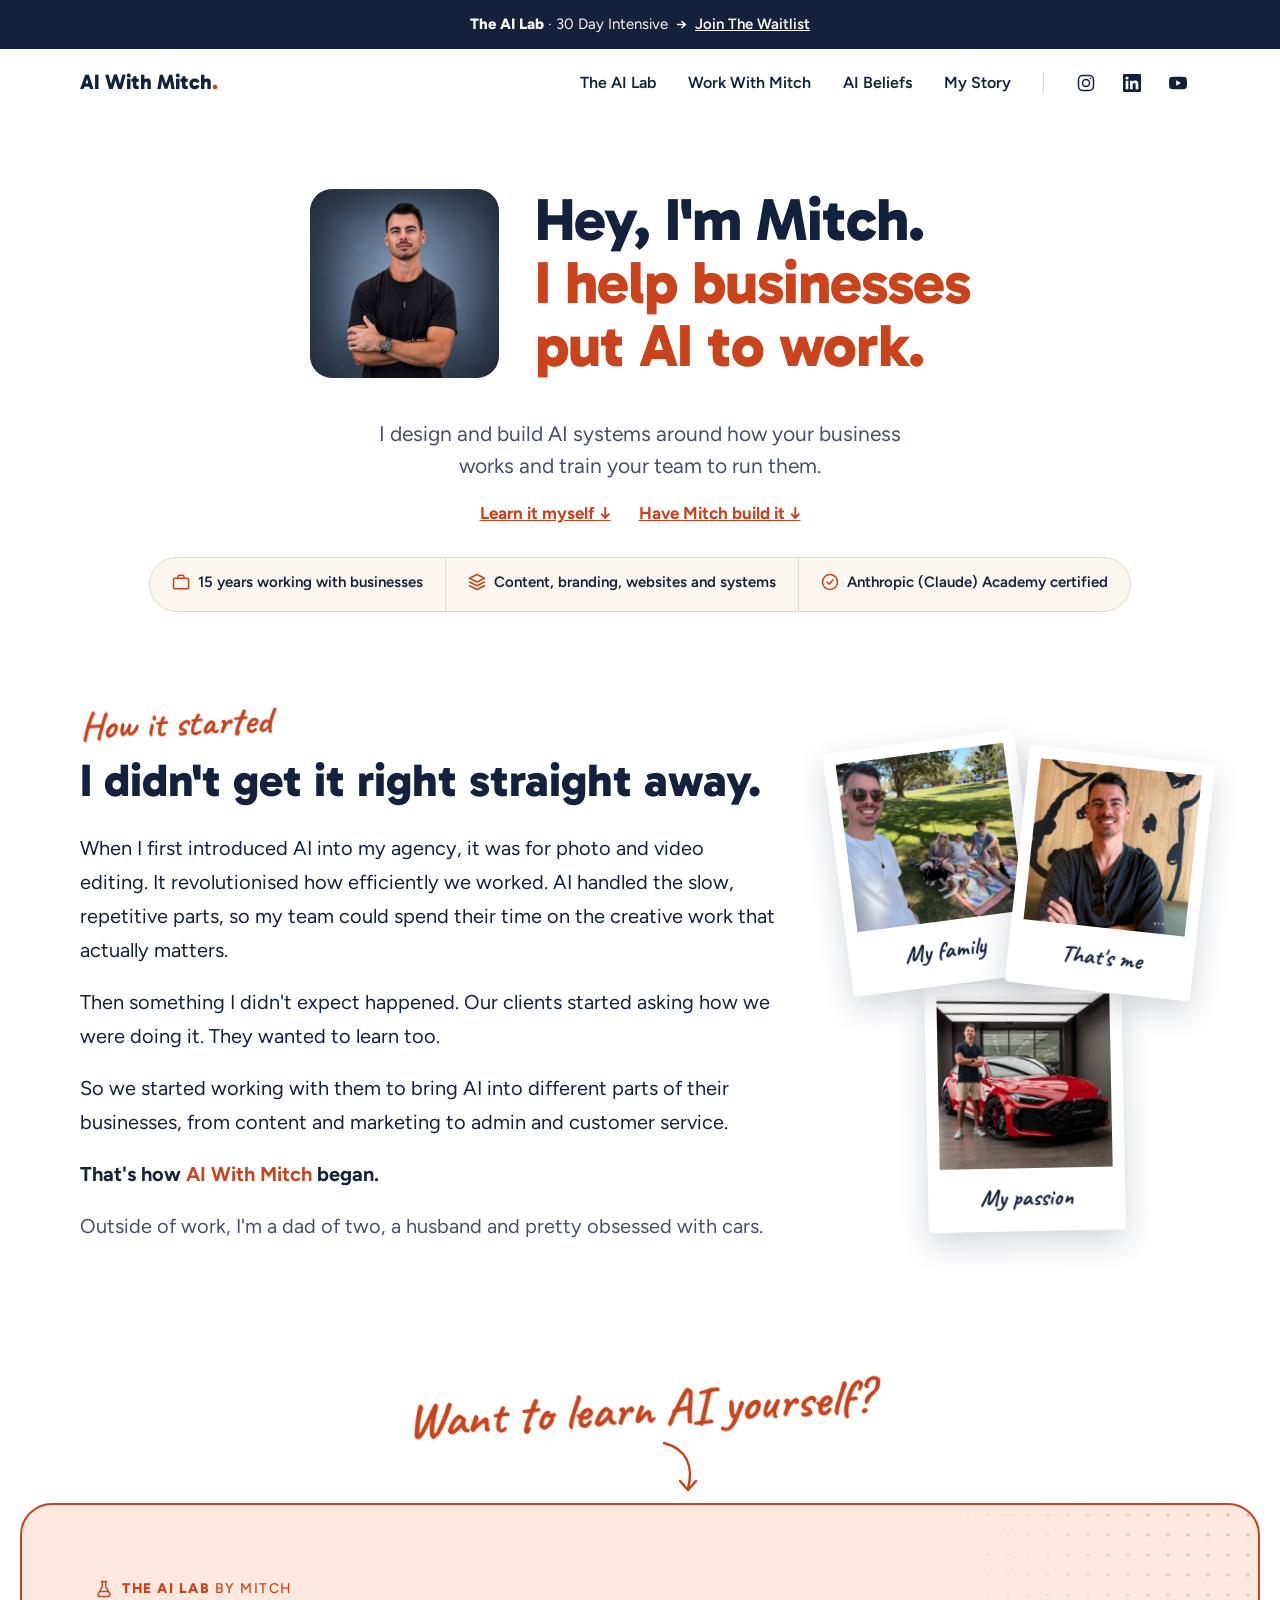
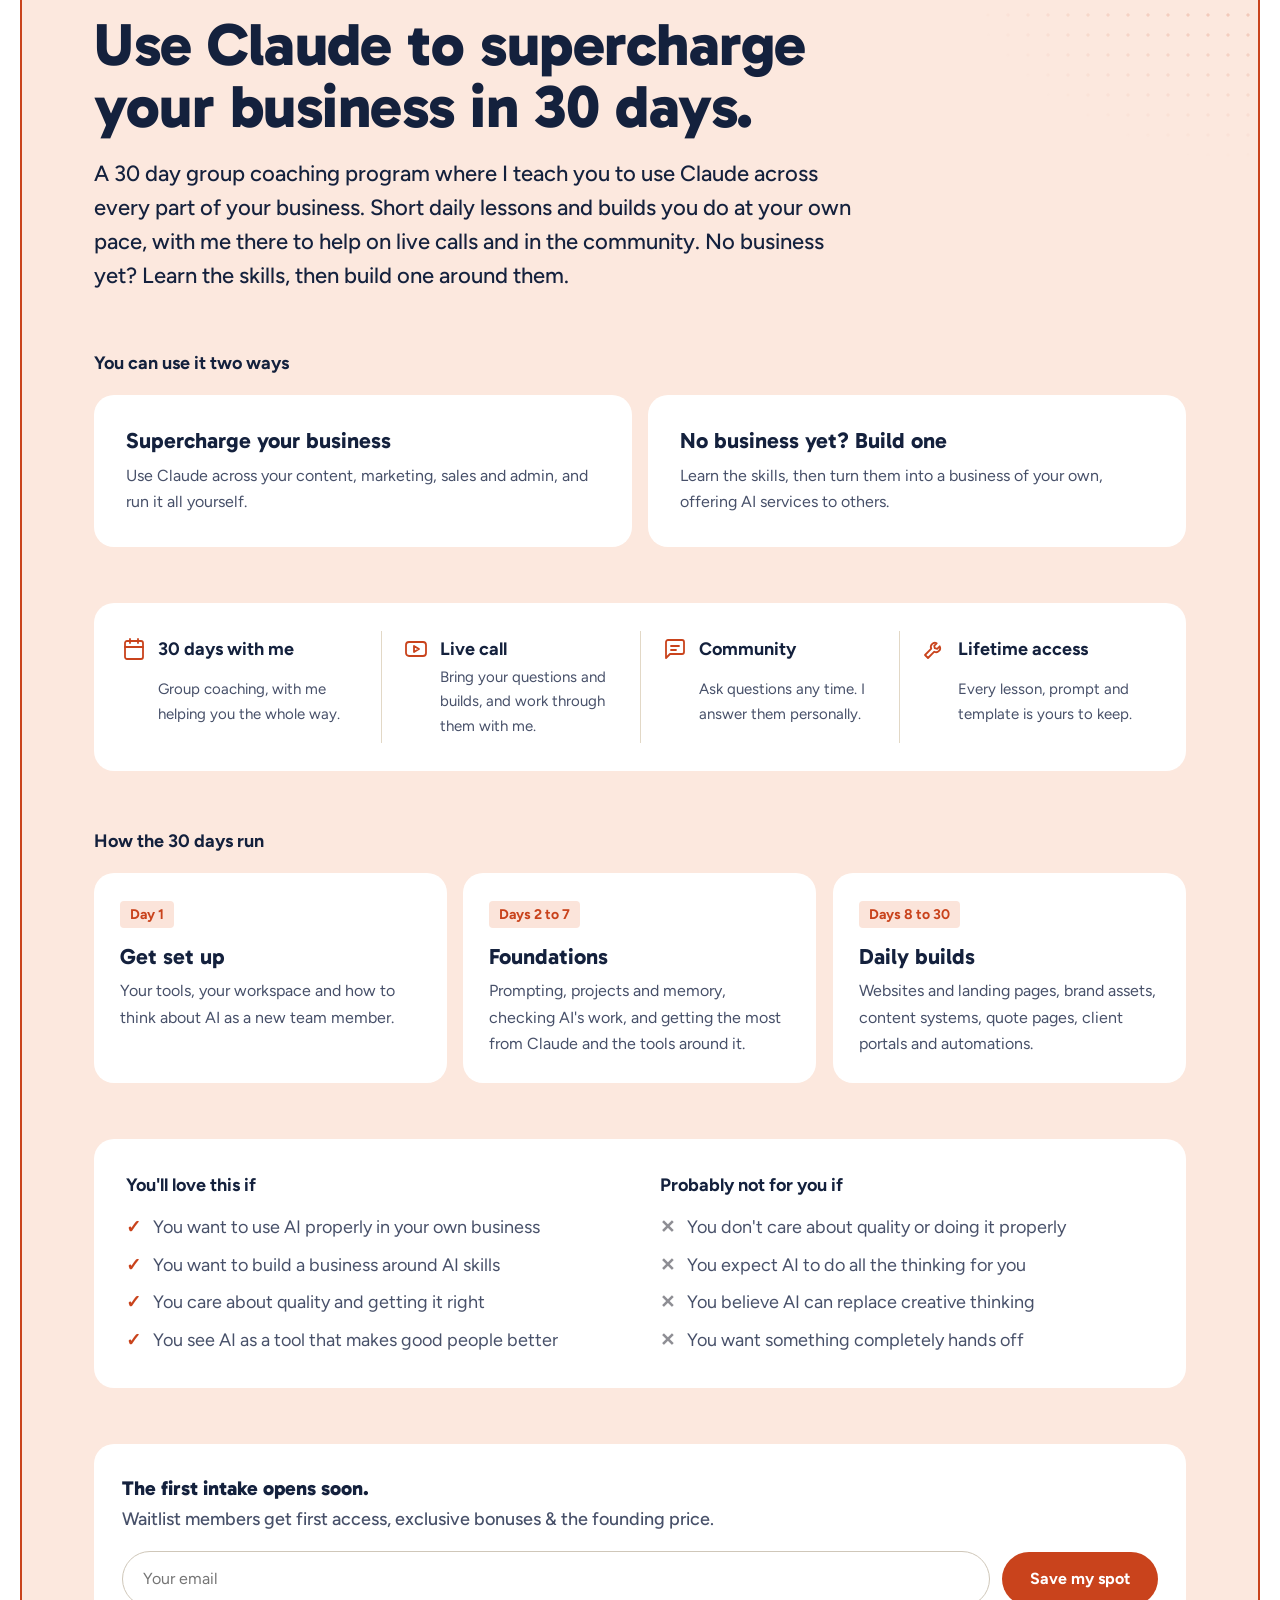
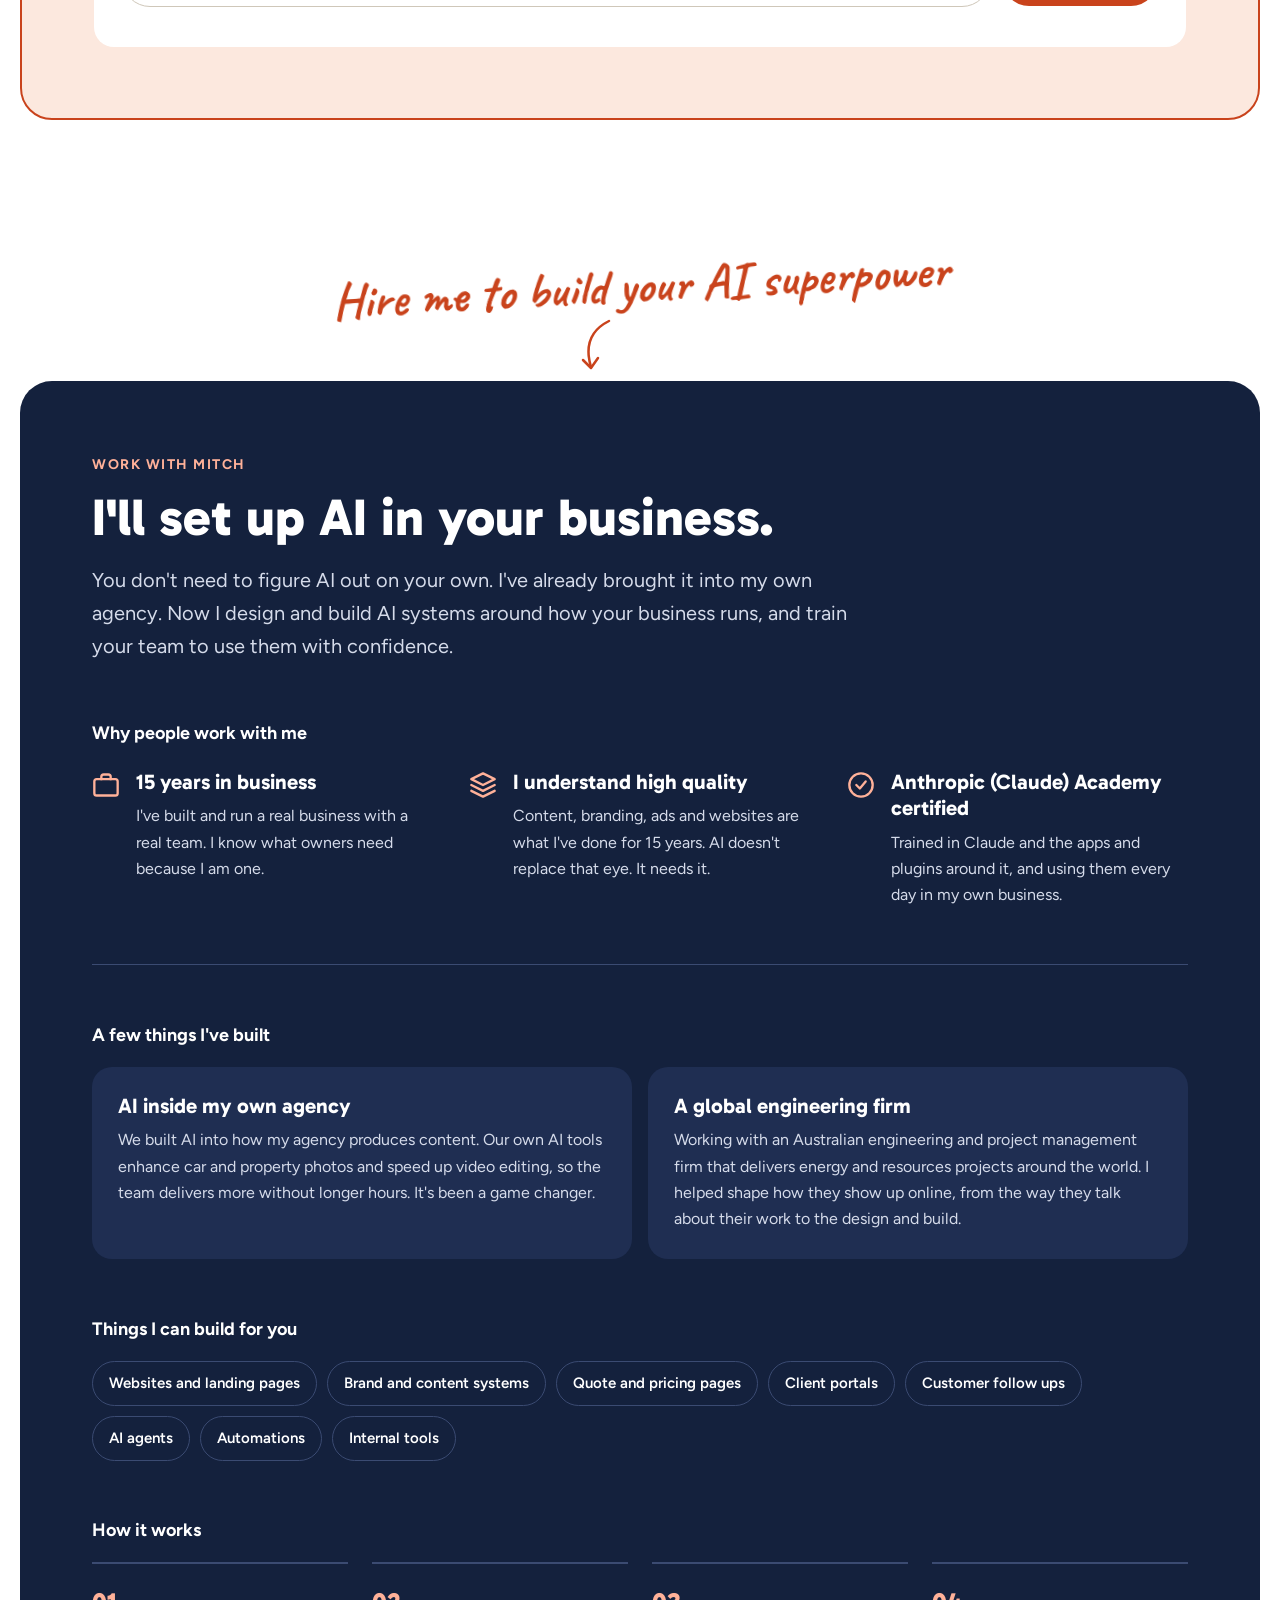
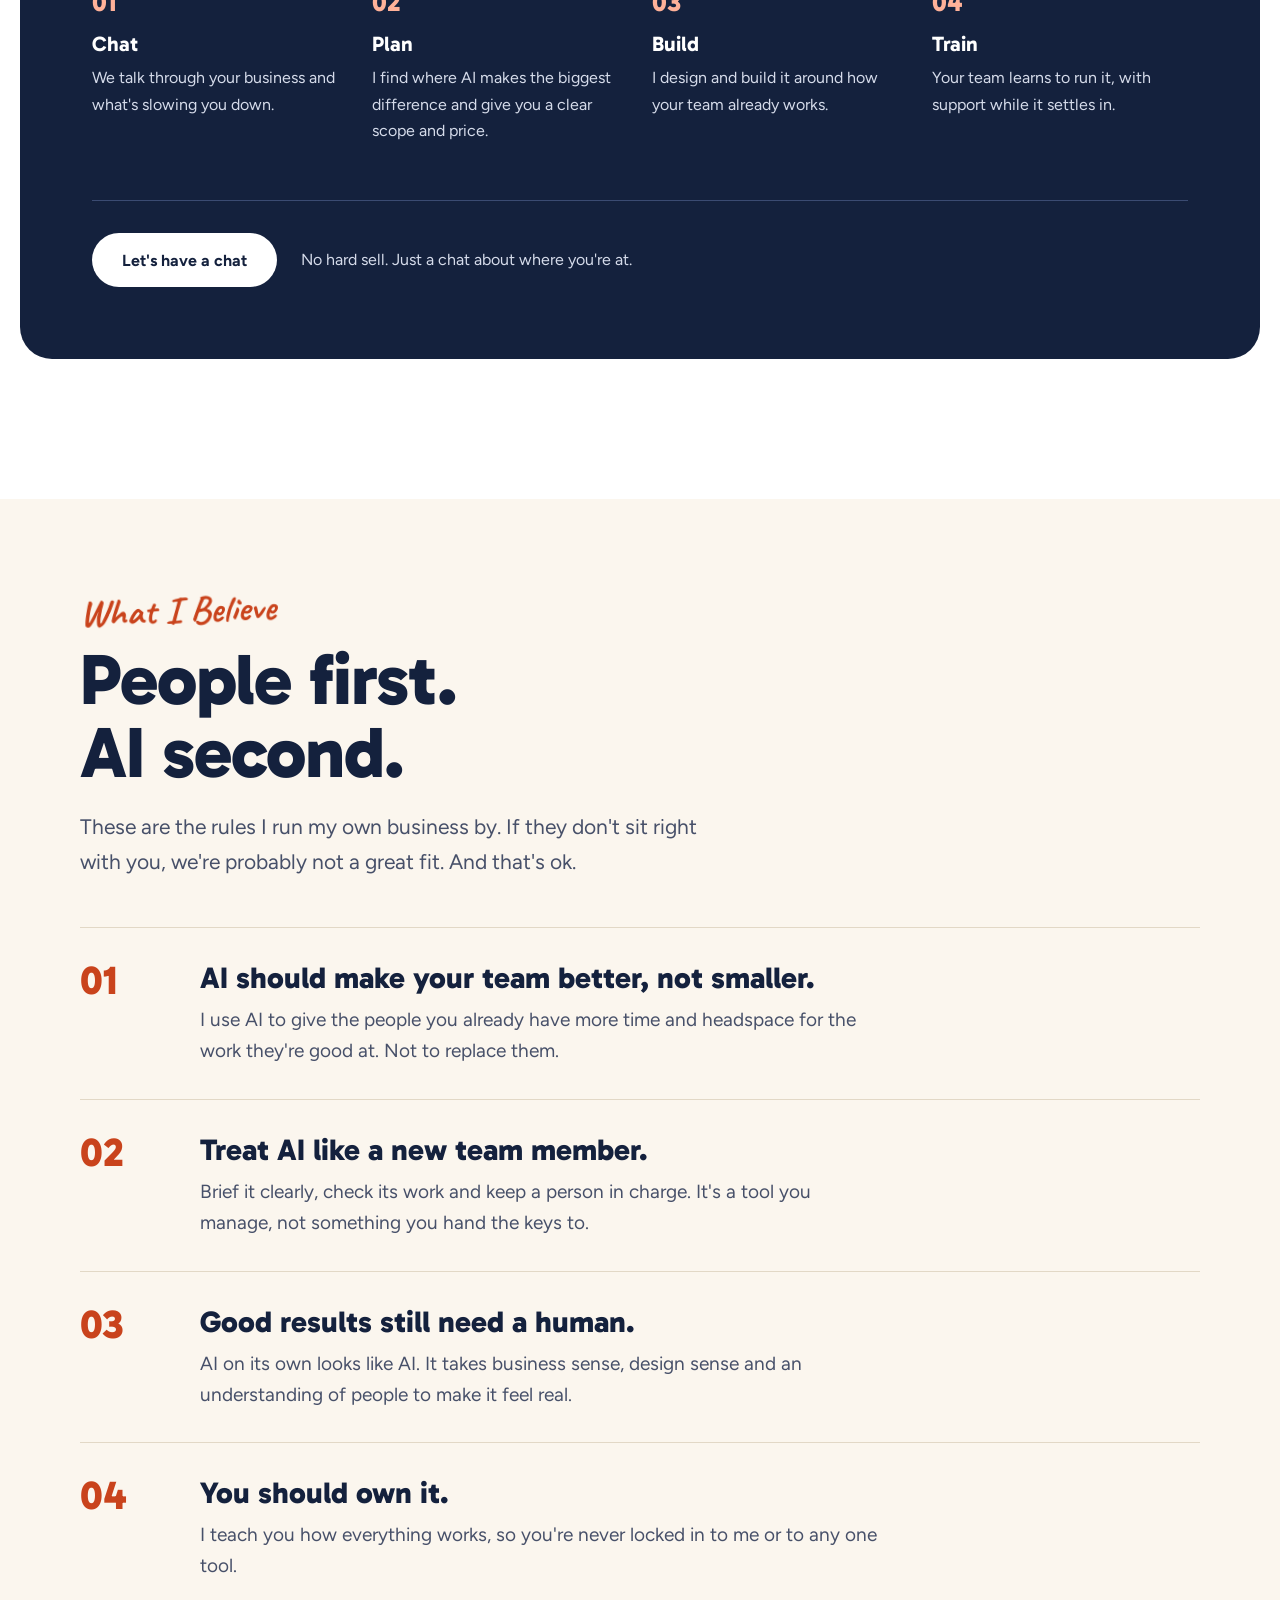
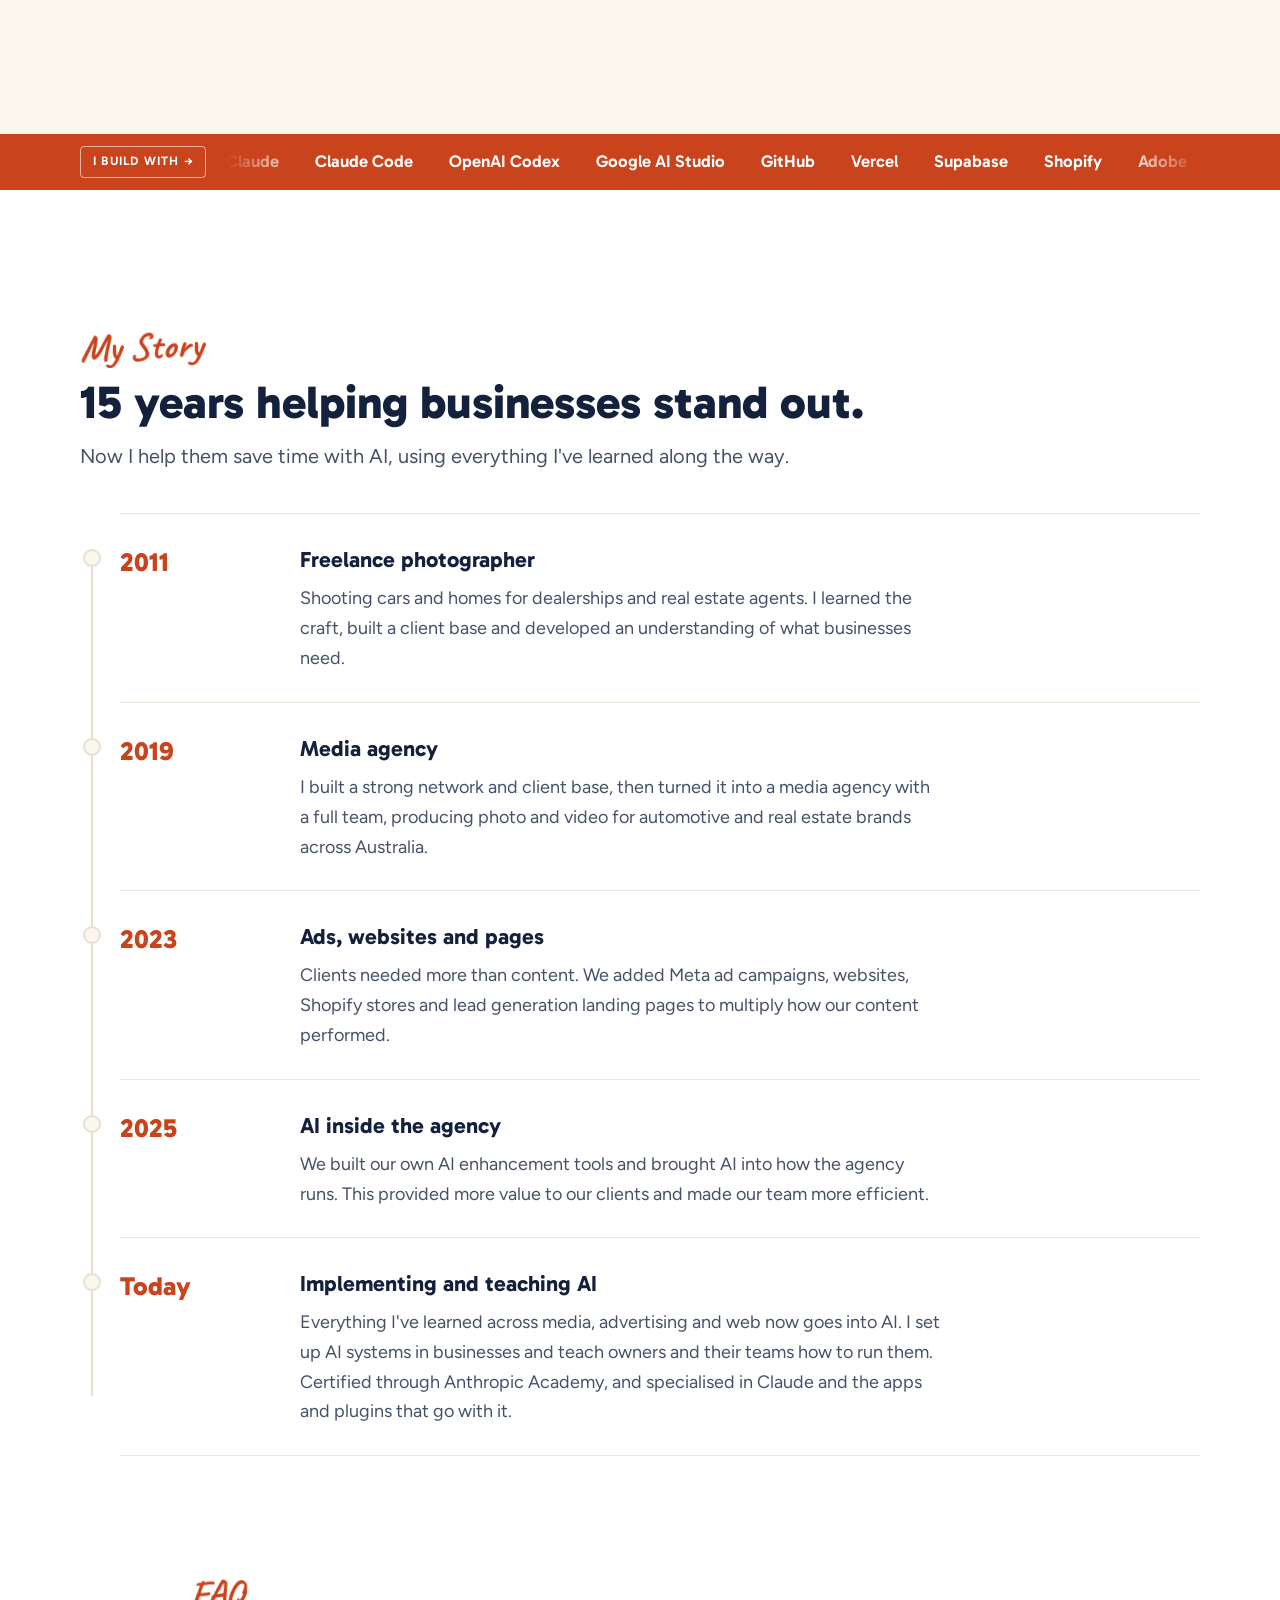
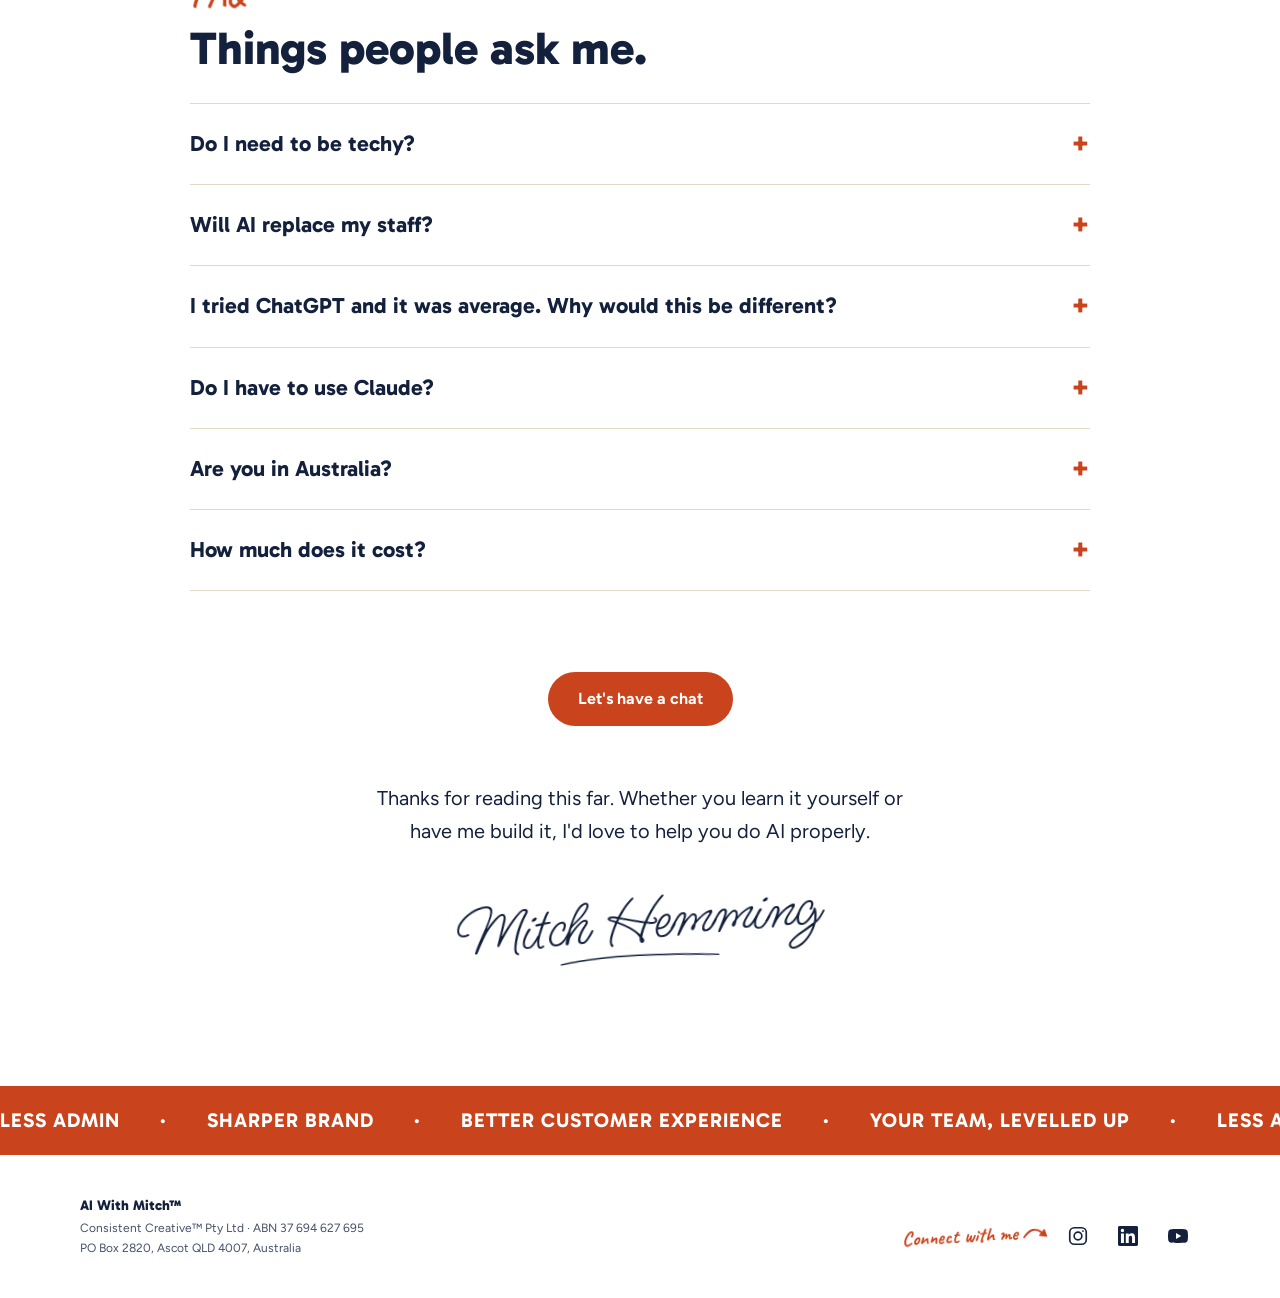
<file: index.html>
<!DOCTYPE html>
<html lang="en">
<head>
<meta charset="UTF-8">
<meta name="viewport" content="width=device-width, initial-scale=1">
<title>AI With Mitch | Mitch Hemming</title>
<meta name="description" content="I design and build AI systems around how your business works and train your team to run them. Learn it yourself in The AI Lab, or have me set it up for you.">
<meta name="theme-color" content="#ffffff">
<meta property="og:type" content="website">
<meta property="og:site_name" content="AI With Mitch">
<meta property="og:locale" content="en_AU">
<meta property="og:url" content="https://mitchhemming.com/">
<meta property="og:title" content="AI With Mitch | I help businesses put AI to work">
<meta property="og:description" content="I design and build AI systems around how your business works and train your team to run them. Learn it yourself in The AI Lab, or have me set it up for you.">
<meta property="og:image" content="https://mitchhemming.com/og-image-v3.jpg">
<meta property="og:image:secure_url" content="https://mitchhemming.com/og-image-v3.jpg">
<meta property="og:image:type" content="image/jpeg">
<meta property="og:image:width" content="1200">
<meta property="og:image:height" content="630">
<meta property="og:image:alt" content="Portrait of Mitch Hemming. Text reads: Hey, I'm Mitch. I help businesses put AI to work.">
<meta name="twitter:card" content="summary_large_image">
<meta name="twitter:title" content="AI With Mitch | I help businesses put AI to work">
<meta name="twitter:description" content="I design and build AI systems around how your business works and train your team to run them. Learn it yourself in The AI Lab, or have me set it up for you.">
<meta name="twitter:image" content="https://mitchhemming.com/og-image-v3.jpg">
<link rel="canonical" href="https://mitchhemming.com/">
<script type="application/ld+json">
{"@context":"https://schema.org","@type":"Person","name":"Mitch Hemming","url":"https://mitchhemming.com/","image":"https://mitchhemming.com/mitch-hemming-v5.jpg","jobTitle":"AI systems for business","description":"I design and build AI systems around how your business works and train your team to run them.","address":{"@type":"PostalAddress","addressRegion":"QLD","addressCountry":"AU"},"sameAs":["https://www.instagram.com/mitchhemming","https://www.linkedin.com/in/mitch-hemming-683b6779","https://www.youtube.com/mitchhemming"]}
</script>
<link rel="icon" type="image/png" href="/favicon-v5.png">
<link rel="apple-touch-icon" href="/apple-touch-icon-v5.png">
<link rel="preconnect" href="https://fonts.gstatic.com" crossorigin>
<link rel="preconnect" href="https://fonts.googleapis.com">
<link href="https://fonts.googleapis.com/css2?family=Caveat:wght@600;700&family=Ms+Madi&family=Gabarito:wght@600;700;800&family=Figtree:wght@400;500;600;700&display=swap" rel="stylesheet">
<style>
body{margin:0;background:#ffffff;-webkit-font-smoothing:antialiased}
html{scroll-behavior:smooth}
a{color:#14213D}a:hover{color:#C9431C}
a:focus-visible,button:focus-visible,input:focus-visible,textarea:focus-visible{outline:3px solid #C9431C;outline-offset:3px}
.btn{transition:transform .15s ease,background-color .15s ease}.btn:hover{transform:translateY(-1px)}
.btn-primary:hover{background:#A9360F !important;color:#fff !important}
.btn-light:hover{background:#FBF6EE !important;color:#14213D !important}
@keyframes mq{from{transform:translateX(0)}to{transform:translateX(-50%)}}
.mq{animation:mq 40s linear infinite}
.tools-mask{-webkit-mask-image:linear-gradient(90deg,transparent,#000 8%,#000 92%,transparent);mask-image:linear-gradient(90deg,transparent,#000 8%,#000 92%,transparent)}
.tools-track{animation:mq 32s linear infinite}.tools-mask:hover .tools-track{animation-play-state:paused}
@media (prefers-reduced-motion:reduce){html{scroll-behavior:auto}.mq,.tools-track{animation:none}}
.soc{transition:color .2s ease,background-color .2s ease}.soc:hover{color:#C9431C !important;background:#FBF6EE}
.desk-links a.nl{padding:0}.desk-links a.nl::after{display:none}
.glance{grid-template-columns:repeat(4,minmax(0,1fr))}.glance>div{padding:4px 22px !important}.glance>div:first-child{padding-left:0 !important}.glance>div:last-child{padding-right:0 !important}.glance>div+div{border-left:1px solid #E2D8C6}
@media (max-width:900px){.glance{grid-template-columns:repeat(auto-fit,minmax(min(100%,200px),1fr));gap:16px 28px !important}.glance>div{padding:4px 0 !important;border:none !important}}
.br-sm{display:none}
.ph{background:#FFF1A8;color:#14213D;padding:1px 5px;border-radius:3px;font-weight:600}
.faq details{border-top:1px solid #E2D8C6;padding:22px 0}.faq details:last-child{border-bottom:1px solid #E2D8C6}.faq summary{cursor:pointer;list-style:none;display:flex;justify-content:space-between;gap:16px;align-items:center;font-family:Gabarito,sans-serif;font-weight:700;font-size:clamp(19px,2.2vw,22px)}.faq summary::-webkit-details-marker{display:none}.faq summary::after{content:"+";color:#C9431C;font-size:28px;line-height:1;transition:transform .2s ease}.faq details[open] summary::after{transform:rotate(45deg)}.faq details p{margin:12px 0 0;color:#475069;max-width:720px}
.hw-br{display:none}@media (max-width:1180px){.hw-br{display:inline}}
@media (max-width:1180px){.hw-row{display:flex;align-items:flex-start;gap:10px}.hw-row h2{flex:1 1 auto;min-width:0}.hw-note{position:static !important;flex:0 0 104px;flex-direction:column !important;align-items:center !important;gap:2px !important;transform:rotate(-4deg) !important;margin-top:4px}.hw-note span{font-size:24px !important;text-align:center;order:1}.hw-note svg{order:2;transform:scale(0.7)}.hw-values svg{transform:rotate(20deg) scale(0.7)}}
@media (max-width:600px){.br-desk{display:none}}
.burger{display:none !important}#site-menu{display:none}#site-menu.open{display:block}
.desk-links a{position:relative;padding:6px 0}.desk-links a{transition:color .2s ease}.desk-links a:hover{color:#C9431C}
.desk-links a::after{content:"";position:absolute;left:0;right:0;bottom:0;height:2px;background:#C9431C;transform:scaleX(0);transform-origin:left;transition:transform .25s ease}
.desk-links a:hover::after,.desk-links a:focus-visible::after{transform:scaleX(1)}
@media (min-width:821px){#site-menu{display:none !important}}
@media (max-width:820px){.burger{display:inline-flex !important}.desk-links{display:none !important}}
#enq input::placeholder,#enq textarea::placeholder{color:#9AA6C2}
.hero-row{--h:clamp(34px,5.4vw,60px)}
@media (max-width:600px){.tools-row{gap:14px !important}.br-sm{display:inline}.cred{flex-direction:column;gap:6px !important}.creds{display:grid !important;grid-template-columns:repeat(3,minmax(0,1fr));border-radius:18px !important;width:100%;font-size:13px !important;line-height:1.35}.creds li{padding:12px 8px !important;display:flex;align-items:center;justify-content:center;text-align:center}.hero-row{flex-direction:column}.hero-row h1{text-align:center !important}.hero-img{width:132px !important;height:132px !important}.stack-sm>*{flex:1 1 100% !important;text-align:center}.hide-sm{display:none !important}.center-sm{justify-content:center !important;text-align:center}}
[hidden]{display:none !important}
#enq input:focus,#enq textarea:focus{outline:2px solid #FFB199;outline-offset:1px}
.rv .reveal{opacity:0;transform:translateY(22px);transition:opacity .9s cubic-bezier(.16,1,.3,1),transform .9s cubic-bezier(.16,1,.3,1);will-change:opacity,transform}
.rv .reveal.in{opacity:1;transform:none}
@keyframes navIn{from{opacity:0;transform:translateY(-10px)}to{opacity:1;transform:none}}
.rv .top-bar,.rv nav{animation:navIn .7s cubic-bezier(.16,1,.3,1) both}
.rv nav{animation-delay:.08s}
@media (prefers-reduced-motion:reduce){.rv .reveal{opacity:1 !important;transform:none !important;transition:none !important}.rv .top-bar,.rv nav{animation:none}}
.pol{transition:transform .35s cubic-bezier(.16,1,.3,1);will-change:translate,rotate}.pol:hover{z-index:5 !important;transform:rotate(0deg) scale(1.04) !important}@media (max-width:900px){.pstack{max-width:290px !important}.pstack figcaption{font-size:20px !important}}.tl{position:relative;padding-left:40px}.tl-track{position:absolute;left:11px;top:44px;bottom:60px;width:2px;background:#E8DFD1;border-radius:2px;overflow:hidden}.tl-fill{position:absolute;inset:0;background:#C9431C;transform-origin:top;transform:scaleY(var(--p,0))}.tl-item{position:relative}.tl-item::before{content:'';position:absolute;left:-37px;top:35px;width:14px;height:14px;border-radius:50%;background:#FBF6EE;border:2px solid #E8DFD1;transition:background .5s,border-color .5s,transform .5s;z-index:1}.tl-item.lit::before{background:#C9431C;border-color:#C9431C;transform:scale(1.1)}@media (max-width:600px){.tl{padding-left:32px}.tl-track{left:7px}.tl-item::before{left:-33px}}
.pick{min-height:52px;padding:10px 14px;border:1.5px solid #E2D8C6;border-radius:14px;background:#FBF6EE;color:#14213D;font-family:Figtree,sans-serif;font-weight:700;font-size:15px;line-height:1.25;cursor:pointer;transition:background .2s,border-color .2s,color .2s}.pick:hover{border-color:#C9431C}.pick[aria-pressed="true"]{background:#14213D;border-color:#14213D;color:#fff}@media (max-width:480px){#chat .two{grid-template-columns:1fr !important}}
</style>

</head>
<body>
<div style="background: #ffffff; color: #14213D; font-family: Figtree, sans-serif; font-size: clamp(17px, 1.6vw, 18px); line-height: 1.65; overflow-wrap: break-word">

<a href="#learn" class="top-bar" style="display: block; background: #14213D; color: #FBF6EE; text-align: center; text-decoration: none; padding: 12px 20px; font-size: 15px; font-weight: 600"><strong style="font-weight: 800">The AI Lab</strong> <span style="font-weight: 400">· 30 Day Intensive</span> <span aria-hidden="true" style="margin: 0 4px">→</span> <span style="text-decoration: underline">Join The Waitlist</span></a>

<nav aria-label="Main" style="position: relative; z-index: 10">
<div style="max-width: 1120px; margin: 0 auto; padding: 12px 20px; display: flex; align-items: center; justify-content: space-between">
<a href="/" style="display: inline-flex; align-items: center; min-height: 44px; text-decoration: none; font-family: Gabarito, sans-serif; font-weight: 800; font-size: 21px">AI With Mitch<span aria-hidden="true" style="color: #C9431C">.</span></a>
<div class="desk-links" style="display: flex; gap: 32px; align-items: center; font-weight: 600; font-size: 16px"><a href="#learn" style="text-decoration: none">The AI Lab</a><a href="#work" style="text-decoration: none">Work With Mitch</a><a href="#values" style="text-decoration: none">AI Beliefs</a><a href="#story" style="text-decoration: none">My Story</a><span aria-hidden="true" style="width: 1px; height: 22px; background: #E2D8C6"></span><span class="soc-wrap" style="display: inline-flex; gap: 2px; margin-left: -12px"><a href="https://www.instagram.com/mitchhemming" target="_blank" rel="noopener" aria-label="Instagram" class="soc nl" style="display: inline-flex; align-items: center; justify-content: center; width: 44px; height: 44px; border-radius: 999px; color: #14213D"><svg aria-hidden="true" width="20" height="20" viewBox="0 0 24 24" fill="none" stroke="currentColor" stroke-width="1.8" stroke-linecap="round" stroke-linejoin="round"><rect x="3" y="3" width="18" height="18" rx="5"/><circle cx="12" cy="12" r="4.2"/><circle cx="17.4" cy="6.6" r="1" fill="currentColor" stroke="none"/></svg></a><a href="https://www.linkedin.com/in/mitch-hemming-683b6779" target="_blank" rel="noopener" aria-label="LinkedIn" class="soc nl" style="display: inline-flex; align-items: center; justify-content: center; width: 44px; height: 44px; border-radius: 999px; color: #14213D"><svg aria-hidden="true" width="18" height="18" viewBox="0 0 24 24" fill="currentColor"><path d="M20.45 20.45h-3.56v-5.57c0-1.33-.02-3.04-1.85-3.04-1.86 0-2.14 1.45-2.14 2.94v5.67H9.34V9h3.42v1.56h.05c.48-.9 1.64-1.85 3.37-1.85 3.6 0 4.27 2.37 4.27 5.46v6.28zM5.34 7.43a2.06 2.06 0 1 1 0-4.13 2.06 2.06 0 0 1 0 4.13zM7.12 20.45H3.56V9h3.56v11.45zM22.22 0H1.77C.79 0 0 .77 0 1.73v20.54C0 23.23.79 24 1.77 24h20.45c.98 0 1.78-.77 1.78-1.73V1.73C24 .77 23.2 0 22.22 0z"/></svg></a><a href="https://www.youtube.com/mitchhemming" target="_blank" rel="noopener" aria-label="YouTube" class="soc nl" style="display: inline-flex; align-items: center; justify-content: center; width: 44px; height: 44px; border-radius: 999px; color: #14213D"><svg aria-hidden="true" width="18" height="18" viewBox="0 0 24 24" fill="currentColor"><path d="M23.5 6.2a3 3 0 0 0-2.1-2.1C19.5 3.6 12 3.6 12 3.6s-7.5 0-9.4.5A3 3 0 0 0 .5 6.2 31 31 0 0 0 0 12a31 31 0 0 0 .5 5.8 3 3 0 0 0 2.1 2.1c1.9.5 9.4.5 9.4.5s7.5 0 9.4-.5a3 3 0 0 0 2.1-2.1A31 31 0 0 0 24 12a31 31 0 0 0-.5-5.8zM9.6 15.6V8.4l6.3 3.6-6.3 3.6z"/></svg></a></span></div>
<button type="button" class="burger" id="menu-btn" aria-expanded="false" aria-controls="site-menu" aria-label="Open menu" style="width: 48px; height: 48px; display: inline-flex; align-items: center; justify-content: center; border: none; border-radius: 999px; background: #C9431C; color: #ffffff; cursor: pointer">
<span class="ic-close" hidden><svg aria-hidden="true" width="22" height="22" viewBox="0 0 24 24" fill="none" stroke="currentColor" stroke-width="2" stroke-linecap="round"><path d="M6 6l12 12M18 6 6 18"/></svg></span>
<span class="ic-open"><svg aria-hidden="true" width="22" height="22" viewBox="0 0 24 24" fill="none" stroke="currentColor" stroke-width="2" stroke-linecap="round"><path d="M4 7h16M4 12h16M4 17h16"/></svg></span>
</button>
</div>
<div id="site-menu" style="position: absolute; left: 0; right: 0; top: 100%; background: #ffffff; border-bottom: 1px solid #ECE6DC; box-shadow: 0 16px 32px rgba(20,33,61,0.08)">
<div style="max-width: 1120px; margin: 0 auto; padding: 8px 20px 24px; display: flex; flex-direction: column">
<a href="#learn" style="display: flex; align-items: center; min-height: 56px; padding: 0 4px; border-bottom: 1px solid #ECE6DC; text-decoration: none; font-family: Gabarito, sans-serif; font-weight: 700; font-size: 22px">The AI Lab</a>
<a href="#work" style="display: flex; align-items: center; min-height: 56px; padding: 0 4px; border-bottom: 1px solid #ECE6DC; text-decoration: none; font-family: Gabarito, sans-serif; font-weight: 700; font-size: 22px">Work With Mitch</a>
<a href="#values" style="display: flex; align-items: center; min-height: 56px; padding: 0 4px; border-bottom: 1px solid #ECE6DC; text-decoration: none; font-family: Gabarito, sans-serif; font-weight: 700; font-size: 22px">AI Beliefs</a>
<a href="#story" style="display: flex; align-items: center; min-height: 56px; padding: 0 4px; border-bottom: 1px solid #ECE6DC; text-decoration: none; font-family: Gabarito, sans-serif; font-weight: 700; font-size: 22px">My Story</a>
<div style="display: flex; gap: 8px; padding-top: 16px"><a href="https://www.instagram.com/mitchhemming" target="_blank" rel="noopener" aria-label="Instagram" class="soc" style="display: inline-flex; align-items: center; justify-content: center; width: 44px; height: 44px; border-radius: 999px; color: #14213D"><svg aria-hidden="true" width="24" height="24" viewBox="0 0 24 24" fill="none" stroke="currentColor" stroke-width="1.8" stroke-linecap="round" stroke-linejoin="round"><rect x="3" y="3" width="18" height="18" rx="5"/><circle cx="12" cy="12" r="4.2"/><circle cx="17.4" cy="6.6" r="1" fill="currentColor" stroke="none"/></svg></a><a href="https://www.linkedin.com/in/mitch-hemming-683b6779" target="_blank" rel="noopener" aria-label="LinkedIn" class="soc" style="display: inline-flex; align-items: center; justify-content: center; width: 44px; height: 44px; border-radius: 999px; color: #14213D"><svg aria-hidden="true" width="22" height="22" viewBox="0 0 24 24" fill="currentColor"><path d="M20.45 20.45h-3.56v-5.57c0-1.33-.02-3.04-1.85-3.04-1.86 0-2.14 1.45-2.14 2.94v5.67H9.34V9h3.42v1.56h.05c.48-.9 1.64-1.85 3.37-1.85 3.6 0 4.27 2.37 4.27 5.46v6.28zM5.34 7.43a2.06 2.06 0 1 1 0-4.13 2.06 2.06 0 0 1 0 4.13zM7.12 20.45H3.56V9h3.56v11.45zM22.22 0H1.77C.79 0 0 .77 0 1.73v20.54C0 23.23.79 24 1.77 24h20.45c.98 0 1.78-.77 1.78-1.73V1.73C24 .77 23.2 0 22.22 0z"/></svg></a><a href="https://www.youtube.com/mitchhemming" target="_blank" rel="noopener" aria-label="YouTube" class="soc" style="display: inline-flex; align-items: center; justify-content: center; width: 44px; height: 44px; border-radius: 999px; color: #14213D"><svg aria-hidden="true" width="22" height="22" viewBox="0 0 24 24" fill="currentColor"><path d="M23.5 6.2a3 3 0 0 0-2.1-2.1C19.5 3.6 12 3.6 12 3.6s-7.5 0-9.4.5A3 3 0 0 0 .5 6.2 31 31 0 0 0 0 12a31 31 0 0 0 .5 5.8 3 3 0 0 0 2.1 2.1c1.9.5 9.4.5 9.4.5s7.5 0 9.4-.5a3 3 0 0 0 2.1-2.1A31 31 0 0 0 24 12a31 31 0 0 0-.5-5.8zM9.6 15.6V8.4l6.3 3.6-6.3 3.6z"/></svg></a></div>
</div>
</div>

</nav>

<header id="about" style="max-width: 1120px; margin: 0 auto; padding: clamp(32px, 6vw, 72px) 20px clamp(40px, 5vw, 64px); scroll-margin-top: 12px; text-align: center">
<div class="hero-row" style="display: flex; gap: clamp(20px, 3vw, 36px); align-items: center; justify-content: center; margin-bottom: clamp(28px, 4vw, 40px)">
<img class="hero-img" src="/mitch-hemming-v5.jpg" alt="Mitch Hemming" width="190" height="190" style="flex: 0 0 auto; width: calc(var(--h) * 3.15); height: calc(var(--h) * 3.15); object-fit: cover; border-radius: 22px; display: block">
<h1 style="margin: 0; text-align: left; font-family: Gabarito, sans-serif; font-weight: 800; font-size: var(--h); line-height: 1.05; letter-spacing: -1px">Hey, I'm Mitch.<br><span style="color: #C9431C">I help businesses<br>put AI to work.</span></h1>
</div>
<p style="margin: 0 auto 28px; max-width: 560px; font-size: clamp(18px, 2.3vw, 21px); line-height: 1.5; color: #475069">I design and build AI systems around how your business works and train your team to run them.</p>
<p style="margin: -10px auto 30px; display: flex; flex-wrap: wrap; gap: 10px 28px; justify-content: center; font-weight: 700; font-size: 17px"><a href="#learn" style="color: #C9431C">Learn it myself ↓</a><a href="#work" style="color: #C9431C">Have Mitch build it ↓</a></p>
<ul class="creds" style="margin: 0 auto; padding: 0; list-style: none; display: inline-flex; border: 1px solid #E2D8C6; border-radius: 999px; background: #FBF6EE; font-size: 15px; font-weight: 600">
<li style="padding: 12px 22px"><span class="cred" style="display: inline-flex; align-items: center; gap: 8px"><svg aria-hidden="true" width="18" height="18" viewBox="0 0 24 24" fill="none" stroke="#C9431C" stroke-width="2" stroke-linecap="round" stroke-linejoin="round" style="flex: 0 0 auto"><rect x="2" y="7" width="20" height="14" rx="2"/><path d="M16 7V5a2 2 0 0 0-2-2h-4a2 2 0 0 0-2 2v2"/></svg><span>15 years working <br class="br-sm">with businesses</span></span></li>
<li style="padding: 12px 22px; border-left: 1px solid #E2D8C6"><span class="cred" style="display: inline-flex; align-items: center; gap: 8px"><svg aria-hidden="true" width="18" height="18" viewBox="0 0 24 24" fill="none" stroke="#C9431C" stroke-width="2" stroke-linecap="round" stroke-linejoin="round" style="flex: 0 0 auto"><path d="M12 2 2 7l10 5 10-5-10-5z"/><path d="m2 17 10 5 10-5"/><path d="m2 12 10 5 10-5"/></svg><span>Content, branding, websites and systems</span></span></li>
<li style="padding: 12px 22px; border-left: 1px solid #E2D8C6"><span class="cred" style="display: inline-flex; align-items: center; gap: 8px"><svg aria-hidden="true" width="18" height="18" viewBox="0 0 24 24" fill="none" stroke="#C9431C" stroke-width="2" stroke-linecap="round" stroke-linejoin="round" style="flex: 0 0 auto"><circle cx="12" cy="12" r="10"/><path d="m8 12 3 3 5-6"/></svg><span>Anthropic (Claude) Academy certified</span></span></li>
</ul>
</header>


<section id="honest" style="max-width: 1120px; margin: 0 auto; padding: clamp(16px, 3vw, 32px) 20px 0; scroll-margin-top: 12px">
<div style="display: flex; flex-wrap: wrap; gap: clamp(32px, 5vw, 64px); align-items: center">
<div style="flex: 999 1 480px; min-width: 0">
<p style="margin: 0 0 10px; font-family: Caveat, cursive; font-weight: 700; color: #C9431C; font-size: clamp(30px, 3.4vw, 38px); line-height: 1; transform: rotate(-2deg); transform-origin: left center">How it started</p>
<h2 style="margin: 0 0 24px; font-family: Gabarito, sans-serif; font-weight: 800; font-size: clamp(32px, 5vw, 46px); line-height: 1.1">I didn't get it right straight away.</h2>
<div style="font-size: clamp(18px, 2.2vw, 20px); line-height: 1.7; color: #14213D">
<p style="margin: 0 0 18px">When I first introduced AI into my agency, it was for photo and video editing. It revolutionised how efficiently we worked. AI handled the slow, repetitive parts, so my team could spend their time on the creative work that actually matters.</p>
<p style="margin: 0 0 18px">Then something I didn't expect happened. Our clients started asking how we were doing it. They wanted to learn too.</p>
<p style="margin: 0 0 18px">So we started working with them to bring AI into different parts of their businesses, from content and marketing to admin and customer service.</p>
<p style="margin: 0 0 18px; font-weight: 700">That's how <span style="color: #C9431C">AI With Mitch</span> began.</p>
<p style="margin: 0; color: #475069">Outside of work, I'm a dad of two, a husband and pretty obsessed with cars.</p>
</div>
</div>
<div class="pstack" style="flex: 1 1 360px; max-width: 440px; margin: 0 auto; width: 100%">
<div style="position: relative; width: 100%; aspect-ratio: 1 / 1.3; margin: 8px 0">
<figure class="pol" style="position: absolute; margin: 0; background: #ffffff; padding: 12px 12px 0; border-radius: 4px; box-shadow: 0 12px 30px rgba(20,33,61,0.18); left: 1%; top: 2%; width: 47%; transform: rotate(-6deg); z-index: 1"><img src="/mitch-family.jpg" width="400" height="400" decoding="async" alt="Mitch with his family and dogs on a picnic rug" style="display:block;width:100%;height:auto;aspect-ratio:1/1;object-fit:cover"><figcaption style="padding: 10px 4px 14px; text-align: center; font-family: Caveat, cursive; font-weight: 700; font-size: 24px; color: #14213D">My family</figcaption></figure>
<figure class="pol" style="position: absolute; margin: 0; background: #ffffff; padding: 12px 12px 0; border-radius: 4px; box-shadow: 0 12px 30px rgba(20,33,61,0.18); right: 1%; top: 4%; width: 45%; transform: rotate(5deg); z-index: 2"><img src="/mitch-me.jpg" width="400" height="400" decoding="async" alt="Mitch smiling at a cafe table" style="display:block;width:100%;height:auto;aspect-ratio:1/1;object-fit:cover"><figcaption style="padding: 10px 4px 14px; text-align: center; font-family: Caveat, cursive; font-weight: 700; font-size: 24px; color: #14213D">That's me</figcaption></figure>
<figure class="pol" style="position: absolute; margin: 0; background: #ffffff; padding: 12px 12px 0; border-radius: 4px; box-shadow: 0 12px 30px rgba(20,33,61,0.18); left: 25%; top: 50%; width: 48%; transform: rotate(-2deg); z-index: 0"><img src="/mitch-car.jpg" width="400" height="400" decoding="async" alt="Mitch beside a red car at a shoot" style="display:block;width:100%;height:auto;aspect-ratio:1/1;object-fit:cover"><figcaption style="padding: 10px 4px 14px; text-align: center; font-family: Caveat, cursive; font-weight: 700; font-size: 24px; color: #14213D">My passion</figcaption></figure>
</div>
</div>
</div>

</section>

<section id="learn" style="padding: clamp(80px, 12vw, 140px) 20px; scroll-margin-top: 12px">
<div style="max-width: 1120px; margin: 0 auto 6px; display: flex; flex-direction: column; align-items: center; text-align: center"><p style="margin: 0; font-family: Caveat, cursive; font-weight: 700; font-size: clamp(38px, 4.8vw, 50px); line-height: 1.05; color: #C9431C; transform: rotate(-3deg)">Want to learn AI yourself?</p><svg aria-hidden="true" width="44" height="58" viewBox="0 0 44 58" fill="none" stroke="#C9431C" stroke-width="2.5" stroke-linecap="round" stroke-linejoin="round" style="flex: 0 0 auto; margin: 4px 0 0 80px"><path d="M6 4c22 6 30 22 24 46"/><path d="M22 42l8 9 8-9"/></svg></div>
<div style="max-width: 1120px; margin: 0 auto; background-color: #FCE8DE; border: 2px solid #C9431C; border-radius: 32px; position: relative; overflow: hidden; padding: clamp(28px, 6vw, 72px)">
<div aria-hidden="true" style="position: absolute; top: 0; right: 0; width: 320px; height: 260px; background-image: radial-gradient(circle, rgba(201,67,28,0.28) 1.4px, transparent 1.8px); background-size: 20px 20px; -webkit-mask-image: radial-gradient(ellipse at top right, #000 10%, transparent 70%); mask-image: radial-gradient(ellipse at top right, #000 10%, transparent 70%); pointer-events: none"></div>
<div style="position: relative">

<div style="max-width: 760px; margin-bottom: clamp(40px, 6vw, 56px)">
<p style="margin: 0 0 14px; display: flex; align-items: center; gap: 8px; font-size: 14px; letter-spacing: 1.5px; text-transform: uppercase; color: #C9431C"><svg aria-hidden="true" width="20" height="20" viewBox="0 0 24 24" fill="none" stroke="#C9431C" stroke-width="1.8" stroke-linecap="round" stroke-linejoin="round"><path d="M9 3h6M10 3v6l-5 9a2 2 0 0 0 1.7 3h10.6a2 2 0 0 0 1.7-3l-5-9V3"/><path d="M7.5 15h9"/></svg><span><strong style="font-weight: 800">The AI Lab</strong> <span style="font-weight: 500">by Mitch</span></span></p>
<h2 style="margin: 0 0 18px; font-family: Gabarito, sans-serif; font-weight: 800; font-size: clamp(38px, 6vw, 60px); line-height: 1.04; letter-spacing: -0.5px; color: #14213D">Use Claude to supercharge your business in 30 days.</h2>
<p style="margin: 0; font-size: clamp(19px, 2.4vw, 22px); font-weight: 500; line-height: 1.55; color: #14213D">A 30 day group coaching program where I teach you to use Claude across every part of your business. Short daily lessons and builds you do at your own pace, with me there to help on live calls and in the community. No business yet? Learn the skills, then build one around them.</p>
</div>

<p style="margin: 0 0 16px; font-weight: 700">You can use it two ways</p>
<div style="display: grid; grid-template-columns: repeat(auto-fit, minmax(min(100%, 300px), 1fr)); gap: 16px; margin-bottom: clamp(40px, 6vw, 56px)">
<div style="background: #ffffff; border-radius: 20px; padding: clamp(24px, 4vw, 32px)"><h3 style="margin: 0 0 8px; font-family: Gabarito, sans-serif; font-weight: 700; font-size: 22px; line-height: 1.25">Supercharge your business</h3><p style="margin: 0; font-size: 16px; color: #475069">Use Claude across your content, marketing, sales and admin, and run it all yourself.</p></div>
<div style="background: #ffffff; border-radius: 20px; padding: clamp(24px, 4vw, 32px)"><h3 style="margin: 0 0 8px; font-family: Gabarito, sans-serif; font-weight: 700; font-size: 22px; line-height: 1.25">No business yet? Build one</h3><p style="margin: 0; font-size: 16px; color: #475069">Learn the skills, then turn them into a business of your own, offering AI services to others.</p></div>
</div>

<div class="glance" style="display: grid; gap: 0; padding: clamp(20px, 3vw, 28px); background: #ffffff; border-radius: 20px; margin-bottom: clamp(40px, 6vw, 56px)">
<div style="padding: 4px 0; display: grid; grid-template-columns: auto 1fr; column-gap: 12px; align-items: start"><span style="grid-row: span 2; margin-top: 2px"><svg aria-hidden="true" width="24" height="24" viewBox="0 0 24 24" fill="none" stroke="#C9431C" stroke-width="1.8" stroke-linecap="round" stroke-linejoin="round"><rect x="3" y="4" width="18" height="18" rx="2"/><path d="M16 2v4M8 2v4M3 10h18"/></svg></span><p style="margin: 0; font-weight: 700">30 days with me</p><p style="margin: 0; font-size: 15px; color: #475069">Group coaching, with me helping you the whole way.</p></div>
<div style="padding: 4px 0; display: grid; grid-template-columns: auto 1fr; column-gap: 12px; align-items: start"><span style="grid-row: span 2; margin-top: 2px"><svg aria-hidden="true" width="24" height="24" viewBox="0 0 24 24" fill="none" stroke="#C9431C" stroke-width="1.8" stroke-linecap="round" stroke-linejoin="round"><rect x="2" y="5" width="20" height="14" rx="3"/><path d="m10 9 5 3-5 3z"/></svg></span><p style="margin: 0; font-weight: 700">Live call</p><p style="margin: 0; font-size: 15px; color: #475069">Bring your questions and builds, and work through them with me.</p></div>
<div style="padding: 4px 0; display: grid; grid-template-columns: auto 1fr; column-gap: 12px; align-items: start"><span style="grid-row: span 2; margin-top: 2px"><svg aria-hidden="true" width="24" height="24" viewBox="0 0 24 24" fill="none" stroke="#C9431C" stroke-width="1.8" stroke-linecap="round" stroke-linejoin="round"><path d="M21 15a2 2 0 0 1-2 2H7l-4 4V5a2 2 0 0 1 2-2h14a2 2 0 0 1 2 2z"/><path d="M8 9h8M8 13h5"/></svg></span><p style="margin: 0; font-weight: 700">Community</p><p style="margin: 0; font-size: 15px; color: #475069">Ask questions any time. I answer them personally.</p></div>
<div style="padding: 4px 0; display: grid; grid-template-columns: auto 1fr; column-gap: 12px; align-items: start"><span style="grid-row: span 2; margin-top: 2px"><svg aria-hidden="true" width="24" height="24" viewBox="0 0 24 24" fill="none" stroke="#C9431C" stroke-width="1.8" stroke-linecap="round" stroke-linejoin="round"><path d="M14.7 6.3a4 4 0 0 0-5.4 5.4L3 18l3 3 6.3-6.3a4 4 0 0 0 5.4-5.4l-2.5 2.5-2.4-.6-.6-2.4z"/></svg></span><p style="margin: 0; font-weight: 700">Lifetime access</p><p style="margin: 0; font-size: 15px; color: #475069">Every lesson, prompt and template is yours to keep.</p></div>
</div>

<p style="margin: 0 0 16px; font-weight: 700">How the 30 days run</p>
<ol style="margin: 0 0 clamp(40px, 6vw, 56px); padding: 0; list-style: none; display: grid; grid-template-columns: repeat(auto-fit, minmax(min(100%, 280px), 1fr)); gap: 16px">
<li style="background: #ffffff; border-radius: 20px; padding: 26px"><p style="margin: 0 0 14px"><span style="font-weight: 700; font-size: 14px; color: #C9431C; background: #FBE4DA; padding: 5px 10px; border-radius: 4px">Day 1</span></p><h4 style="margin: 0 0 8px; font-family: Gabarito, sans-serif; font-weight: 700; font-size: 22px; line-height: 1.25">Get set up</h4><p style="margin: 0; font-size: 16px; color: #475069">Your tools, your workspace and how to think about AI as a new team member.</p></li>
<li style="background: #ffffff; border-radius: 20px; padding: 26px"><p style="margin: 0 0 14px"><span style="font-weight: 700; font-size: 14px; color: #C9431C; background: #FBE4DA; padding: 5px 10px; border-radius: 4px">Days 2 to 7</span></p><h4 style="margin: 0 0 8px; font-family: Gabarito, sans-serif; font-weight: 700; font-size: 22px; line-height: 1.25">Foundations</h4><p style="margin: 0; font-size: 16px; color: #475069">Prompting, projects and memory, checking AI's work, and getting the most from Claude and the tools around it.</p></li>
<li style="background: #ffffff; border-radius: 20px; padding: 26px"><p style="margin: 0 0 14px"><span style="font-weight: 700; font-size: 14px; color: #C9431C; background: #FBE4DA; padding: 5px 10px; border-radius: 4px">Days 8 to 30</span></p><h4 style="margin: 0 0 8px; font-family: Gabarito, sans-serif; font-weight: 700; font-size: 22px; line-height: 1.25">Daily builds</h4><p style="margin: 0; font-size: 16px; color: #475069">Websites and landing pages, brand assets, content systems, quote pages, client portals and automations.</p></li>
</ol>

<div style="display: grid; grid-template-columns: repeat(auto-fit, minmax(min(100%, 300px), 1fr)); gap: 24px 40px; margin-bottom: clamp(40px, 6vw, 56px); background: #ffffff; border-radius: 20px; padding: clamp(22px, 4vw, 32px)">
<div><p style="margin: 0 0 12px; font-weight: 700">You'll love this if</p><ul style="margin: 0; padding: 0; list-style: none; display: flex; flex-direction: column; gap: 8px; color: #475069">
<li style="display: flex; gap: 12px; align-items: baseline"><span aria-hidden="true" style="color: #C9431C; font-weight: 800">✓</span><span>You want to use AI properly in your own business</span></li>
<li style="display: flex; gap: 12px; align-items: baseline"><span aria-hidden="true" style="color: #C9431C; font-weight: 800">✓</span><span>You want to build a business around AI skills</span></li>
<li style="display: flex; gap: 12px; align-items: baseline"><span aria-hidden="true" style="color: #C9431C; font-weight: 800">✓</span><span>You care about quality and getting it right</span></li>
<li style="display: flex; gap: 12px; align-items: baseline"><span aria-hidden="true" style="color: #C9431C; font-weight: 800">✓</span><span>You see AI as a tool that makes good people better</span></li>
</ul></div>
<div><p style="margin: 0 0 12px; font-weight: 700">Probably not for you if</p><ul style="margin: 0; padding: 0; list-style: none; display: flex; flex-direction: column; gap: 8px; color: #475069">
<li style="display: flex; gap: 12px; align-items: baseline"><span aria-hidden="true" style="color: #8E8E94; font-weight: 800">✕</span><span>You don't care about quality or doing it properly</span></li>
<li style="display: flex; gap: 12px; align-items: baseline"><span aria-hidden="true" style="color: #8E8E94; font-weight: 800">✕</span><span>You expect AI to do all the thinking for you</span></li>
<li style="display: flex; gap: 12px; align-items: baseline"><span aria-hidden="true" style="color: #8E8E94; font-weight: 800">✕</span><span>You believe AI can replace creative thinking</span></li>
<li style="display: flex; gap: 12px; align-items: baseline"><span aria-hidden="true" style="color: #8E8E94; font-weight: 800">✕</span><span>You want something completely hands off</span></li>
</ul></div>
</div>

<form id="wl-form" data-form="10146119" novalidate class="stack-sm" style="background: #ffffff; border-radius: 20px; padding: clamp(20px, 4vw, 28px); display: flex; flex-wrap: wrap; gap: 12px; align-items: center">
<p style="flex: 1 1 100%; margin: 0 0 4px; font-weight: 700"><span style="display: block; font-family: Gabarito, sans-serif; font-weight: 800; font-size: 20px; color: #14213D">The first intake opens soon.</span><span style="display: block; font-weight: 500; color: #475069">Waitlist members get first access, exclusive bonuses &amp; the founding price.</span></p>
<label for="wl" style="position: absolute; left: -9999px">Email address</label>
<input id="wl" name="email_address" type="email" autocomplete="email" inputmode="email" required placeholder="Your email" style="flex: 1 1 240px; min-height: 54px; padding: 0 20px; border-radius: 999px; border: 1px solid #CFC7B9; background: #ffffff; font-family: Figtree, sans-serif; font-size: 16px; color: #14213D">
<button type="submit" class="btn btn-primary" style="min-height: 54px; padding: 0 28px; border-radius: 999px; border: none; background: #C9431C; color: #ffffff; font-family: Figtree, sans-serif; font-weight: 700; font-size: 16px; cursor: pointer">Save my spot</button>
<p id="wl-msg" class="msg" aria-live="polite" style="flex: 1 1 100%; margin: 0; font-size: 15px; font-weight: 600; color: #C9431C"></p>
</form>
</div>

</div>
</section>

<section id="work" style="padding: 0 20px clamp(80px, 12vw, 140px); scroll-margin-top: 12px">
<div style="max-width: 1120px; margin: 0 auto 6px; display: flex; flex-direction: column; align-items: center; text-align: center"><p style="margin: 0; font-family: Caveat, cursive; font-weight: 700; font-size: clamp(38px, 4.8vw, 50px); line-height: 1.05; color: #C9431C; transform: rotate(-3deg)">Hire me to build your AI superpower</p><svg aria-hidden="true" width="40" height="58" viewBox="0 0 40 58" fill="none" stroke="#C9431C" stroke-width="2.5" stroke-linecap="round" stroke-linejoin="round" style="flex: 0 0 auto; margin: 4px 90px 0 0"><path d="M34 4C14 14 10 30 16 50"/><path d="M8 43l8 8 7-10"/></svg></div>
<div style="max-width: 1120px; margin: 0 auto; background: #14213D; color: #ffffff; border-radius: 32px; padding: clamp(28px, 6vw, 72px)">

<div style="max-width: 760px; margin-bottom: clamp(40px, 6vw, 56px)">
<p style="margin: 0 0 14px; font-weight: 700; font-size: 14px; letter-spacing: 1.5px; text-transform: uppercase; color: #FFB199">Work with Mitch</p>
<h2 style="margin: 0 0 18px; font-family: Gabarito, sans-serif; font-weight: 800; font-size: clamp(34px, 5.5vw, 52px); line-height: 1.08">I'll set up AI in your business.</h2>
<p style="margin: 0; font-size: clamp(18px, 2.2vw, 20px); color: #D5DBEA">You don't need to figure AI out on your own. I've already brought it into my own agency. Now I design and build AI systems around how your business runs, and train your team to use them with confidence.</p>
</div>

<p style="margin: 0 0 20px; font-weight: 700; color: #ffffff">Why people work with me</p>
<div style="display: grid; grid-template-columns: repeat(auto-fit, minmax(min(100%, 280px), 1fr)); gap: 28px 36px; padding-bottom: clamp(40px, 6vw, 56px); margin-bottom: clamp(40px, 6vw, 56px); border-bottom: 1px solid #3B4B72">
<div style="display: flex; gap: 16px; align-items: flex-start"><svg aria-hidden="true" width="28" height="28" viewBox="0 0 24 24" fill="none" stroke="#FFB199" stroke-width="2" stroke-linecap="round" stroke-linejoin="round" style="flex: 0 0 auto; margin-top: 2px"><rect x="2" y="7" width="20" height="14" rx="2"/><path d="M16 7V5a2 2 0 0 0-2-2h-4a2 2 0 0 0-2 2v2"/></svg><div><h3 style="margin: 0 0 8px; font-family: Gabarito, sans-serif; font-weight: 700; font-size: 21px; line-height: 1.25; color: #ffffff">15 years in business</h3><p style="margin: 0; font-size: 16px; color: #D5DBEA">I've built and run a real business with a real team. I know what owners need because I am one.</p></div></div>
<div style="display: flex; gap: 16px; align-items: flex-start"><svg aria-hidden="true" width="28" height="28" viewBox="0 0 24 24" fill="none" stroke="#FFB199" stroke-width="2" stroke-linecap="round" stroke-linejoin="round" style="flex: 0 0 auto; margin-top: 2px"><path d="M12 2 2 7l10 5 10-5-10-5z"/><path d="m2 17 10 5 10-5"/><path d="m2 12 10 5 10-5"/></svg><div><h3 style="margin: 0 0 8px; font-family: Gabarito, sans-serif; font-weight: 700; font-size: 21px; line-height: 1.25; color: #ffffff">I understand high quality</h3><p style="margin: 0; font-size: 16px; color: #D5DBEA">Content, branding, ads and websites are what I've done for 15 years. AI doesn't replace that eye. It needs it.</p></div></div>
<div style="display: flex; gap: 16px; align-items: flex-start"><svg aria-hidden="true" width="28" height="28" viewBox="0 0 24 24" fill="none" stroke="#FFB199" stroke-width="2" stroke-linecap="round" stroke-linejoin="round" style="flex: 0 0 auto; margin-top: 2px"><circle cx="12" cy="12" r="10"/><path d="m8 12 3 3 5-6"/></svg><div><h3 style="margin: 0 0 8px; font-family: Gabarito, sans-serif; font-weight: 700; font-size: 21px; line-height: 1.25; color: #ffffff">Anthropic (Claude) Academy certified</h3><p style="margin: 0; font-size: 16px; color: #D5DBEA">Trained in Claude and the apps and plugins around it, and using them every day in my own business.</p></div></div>
</div>

<p style="margin: 0 0 16px; font-weight: 700; color: #ffffff">A few things I've built</p>
<div style="display: grid; grid-template-columns: repeat(auto-fit, minmax(min(100%, 280px), 1fr)); gap: 16px; margin-bottom: clamp(40px, 6vw, 56px)">
<div style="background: #1F2E52; border-radius: 20px; padding: 26px"><h3 style="margin: 0 0 8px; font-family: Gabarito, sans-serif; font-weight: 700; font-size: 21px; line-height: 1.25; color: #ffffff">AI inside my own agency</h3><p style="margin: 0; font-size: 16px; color: #D5DBEA">We built AI into how my agency produces content. Our own AI tools enhance car and property photos and speed up video editing, so the team delivers more without longer hours. It's been a game changer.</p></div>
<div style="background: #1F2E52; border-radius: 20px; padding: 26px"><h3 style="margin: 0 0 8px; font-family: Gabarito, sans-serif; font-weight: 700; font-size: 21px; line-height: 1.25; color: #ffffff">A global engineering firm</h3><p style="margin: 0; font-size: 16px; color: #D5DBEA">Working with an Australian engineering and project management firm that delivers energy and resources projects around the world. I helped shape how they show up online, from the way they talk about their work to the design and build.</p></div>
</div>

<p style="margin: 0 0 16px; font-weight: 700; color: #ffffff">Things I can build for you</p>
<div style="display: flex; flex-wrap: wrap; gap: 10px; margin-bottom: clamp(40px, 6vw, 56px)"><span style="border: 1px solid #3B4B72; padding: 9px 16px; border-radius: 999px; font-weight: 600; font-size: 15px">Websites and landing pages</span><span style="border: 1px solid #3B4B72; padding: 9px 16px; border-radius: 999px; font-weight: 600; font-size: 15px">Brand and content systems</span><span style="border: 1px solid #3B4B72; padding: 9px 16px; border-radius: 999px; font-weight: 600; font-size: 15px">Quote and pricing pages</span><span style="border: 1px solid #3B4B72; padding: 9px 16px; border-radius: 999px; font-weight: 600; font-size: 15px">Client portals</span><span style="border: 1px solid #3B4B72; padding: 9px 16px; border-radius: 999px; font-weight: 600; font-size: 15px">Customer follow ups</span><span style="border: 1px solid #3B4B72; padding: 9px 16px; border-radius: 999px; font-weight: 600; font-size: 15px">AI agents</span><span style="border: 1px solid #3B4B72; padding: 9px 16px; border-radius: 999px; font-weight: 600; font-size: 15px">Automations</span><span style="border: 1px solid #3B4B72; padding: 9px 16px; border-radius: 999px; font-weight: 600; font-size: 15px">Internal tools</span></div>

<p style="margin: 0 0 16px; font-weight: 700; color: #ffffff">How it works</p>
<ol style="margin: 0 0 clamp(40px, 6vw, 56px); padding: 0; list-style: none; display: grid; grid-template-columns: repeat(auto-fit, minmax(min(100%, 220px), 1fr)); gap: 24px">
<li style="border-top: 2px solid #3B4B72; padding-top: 18px"><p style="margin: 0 0 6px; font-family: Gabarito, sans-serif; font-weight: 800; font-size: 26px; color: #FFB199">01</p><h3 style="margin: 0 0 8px; font-family: Gabarito, sans-serif; font-weight: 700; font-size: 21px; line-height: 1.25; color: #ffffff">Chat</h3><p style="margin: 0; font-size: 16px; color: #D5DBEA">We talk through your business and what's slowing you down.</p></li>
<li style="border-top: 2px solid #3B4B72; padding-top: 18px"><p style="margin: 0 0 6px; font-family: Gabarito, sans-serif; font-weight: 800; font-size: 26px; color: #FFB199">02</p><h3 style="margin: 0 0 8px; font-family: Gabarito, sans-serif; font-weight: 700; font-size: 21px; line-height: 1.25; color: #ffffff">Plan</h3><p style="margin: 0; font-size: 16px; color: #D5DBEA">I find where AI makes the biggest difference and give you a clear scope and price.</p></li>
<li style="border-top: 2px solid #3B4B72; padding-top: 18px"><p style="margin: 0 0 6px; font-family: Gabarito, sans-serif; font-weight: 800; font-size: 26px; color: #FFB199">03</p><h3 style="margin: 0 0 8px; font-family: Gabarito, sans-serif; font-weight: 700; font-size: 21px; line-height: 1.25; color: #ffffff">Build</h3><p style="margin: 0; font-size: 16px; color: #D5DBEA">I design and build it around how your team already works.</p></li>
<li style="border-top: 2px solid #3B4B72; padding-top: 18px"><p style="margin: 0 0 6px; font-family: Gabarito, sans-serif; font-weight: 800; font-size: 26px; color: #FFB199">04</p><h3 style="margin: 0 0 8px; font-family: Gabarito, sans-serif; font-weight: 700; font-size: 21px; line-height: 1.25; color: #ffffff">Train</h3><p style="margin: 0; font-size: 16px; color: #D5DBEA">Your team learns to run it, with support while it settles in.</p></li>
</ol>

<div style="padding-top: 32px; border-top: 1px solid #3B4B72">
<div class="stack-sm" style="display: flex; flex-wrap: wrap; gap: 16px 24px; align-items: center">
<button type="button" id="enq-toggle" aria-expanded="false" aria-controls="enq" class="btn btn-light" style="min-height: 54px; padding: 0 30px; border-radius: 999px; border: none; background: #ffffff; color: #14213D; font-family: Figtree, sans-serif; font-weight: 700; font-size: 16px; cursor: pointer">Let's have a chat</button>
<p style="margin: 0; font-size: 16px; color: #D5DBEA">No hard sell. Just a chat about where you're at.</p>
</div>
<form id="enq" novalidate hidden style="margin-top: 32px; display: flex; flex-direction: column; gap: 20px">
<div>
<h3 style="margin: 0 0 6px; font-family: Gabarito, sans-serif; font-weight: 800; font-size: clamp(24px, 3.2vw, 30px); color: #ffffff">Tell me a bit about your business.</h3>
<p style="margin: 0; color: #D5DBEA">A few quick details and I'll get back to you shortly.</p>
</div>
<div style="display: grid; grid-template-columns: repeat(auto-fit, minmax(min(100%, 260px), 1fr)); gap: 16px 20px">
<div><label for="f-name" style="display: block; margin: 0 0 6px; font-weight: 600; font-size: 15px; color: #ffffff">Your name</label><input id="f-name" type="text" name="name" autocomplete="name" required style="width: 100%; box-sizing: border-box; min-height: 52px; padding: 0 16px; border-radius: 12px; border: 1px solid #3B4B72; background: #1F2E52; color: #ffffff; font-family: Figtree, sans-serif; font-size: 16px"></div>
<div><label for="f-email" style="display: block; margin: 0 0 6px; font-weight: 600; font-size: 15px; color: #ffffff">Email</label><input id="f-email" type="email" name="email" autocomplete="email" required style="width: 100%; box-sizing: border-box; min-height: 52px; padding: 0 16px; border-radius: 12px; border: 1px solid #3B4B72; background: #1F2E52; color: #ffffff; font-family: Figtree, sans-serif; font-size: 16px"></div>
<div><label for="f-biz" style="display: block; margin: 0 0 6px; font-weight: 600; font-size: 15px; color: #ffffff">Business name</label><input id="f-biz" type="text" name="business" autocomplete="organization" required style="width: 100%; box-sizing: border-box; min-height: 52px; padding: 0 16px; border-radius: 12px; border: 1px solid #3B4B72; background: #1F2E52; color: #ffffff; font-family: Figtree, sans-serif; font-size: 16px"></div>
<div><label for="f-site" style="display: block; margin: 0 0 6px; font-weight: 600; font-size: 15px; color: #ffffff">Website or Instagram <span style="font-weight: 400; color: #D5DBEA">(optional)</span></label><input id="f-site" type="text" name="link" placeholder="yourbusiness.com or @handle" style="width: 100%; box-sizing: border-box; min-height: 52px; padding: 0 16px; border-radius: 12px; border: 1px solid #3B4B72; background: #1F2E52; color: #ffffff; font-family: Figtree, sans-serif; font-size: 16px"></div>
</div>
<fieldset style="margin: 0; padding: 0; border: none">
<legend style="display: block; margin: 0 0 6px; font-weight: 600; font-size: 15px; color: #ffffff; margin-bottom: 10px">What could I help with?</legend>
<div style="display: flex; flex-wrap: wrap; gap: 8px"><label style="display: inline-flex; align-items: center; gap: 8px; min-height: 44px; padding: 0 14px; border: 1px solid #3B4B72; border-radius: 999px; font-size: 15px; cursor: pointer"><input type="checkbox" name="services" value="Website" style="accent-color: #FFB199; width: 18px; height: 18px">Website</label><label style="display: inline-flex; align-items: center; gap: 8px; min-height: 44px; padding: 0 14px; border: 1px solid #3B4B72; border-radius: 999px; font-size: 15px; cursor: pointer"><input type="checkbox" name="services" value="Landing pages" style="accent-color: #FFB199; width: 18px; height: 18px">Landing pages</label><label style="display: inline-flex; align-items: center; gap: 8px; min-height: 44px; padding: 0 14px; border: 1px solid #3B4B72; border-radius: 999px; font-size: 15px; cursor: pointer"><input type="checkbox" name="services" value="Branding" style="accent-color: #FFB199; width: 18px; height: 18px">Branding</label><label style="display: inline-flex; align-items: center; gap: 8px; min-height: 44px; padding: 0 14px; border: 1px solid #3B4B72; border-radius: 999px; font-size: 15px; cursor: pointer"><input type="checkbox" name="services" value="AI agents" style="accent-color: #FFB199; width: 18px; height: 18px">AI agents</label><label style="display: inline-flex; align-items: center; gap: 8px; min-height: 44px; padding: 0 14px; border: 1px solid #3B4B72; border-radius: 999px; font-size: 15px; cursor: pointer"><input type="checkbox" name="services" value="Automations" style="accent-color: #FFB199; width: 18px; height: 18px">Automations</label><label style="display: inline-flex; align-items: center; gap: 8px; min-height: 44px; padding: 0 14px; border: 1px solid #3B4B72; border-radius: 999px; font-size: 15px; cursor: pointer"><input type="checkbox" name="services" value="AI video editors" style="accent-color: #FFB199; width: 18px; height: 18px">AI video editors</label><label style="display: inline-flex; align-items: center; gap: 8px; min-height: 44px; padding: 0 14px; border: 1px solid #3B4B72; border-radius: 999px; font-size: 15px; cursor: pointer"><input type="checkbox" name="services" value="Client portals" style="accent-color: #FFB199; width: 18px; height: 18px">Client portals</label><label style="display: inline-flex; align-items: center; gap: 8px; min-height: 44px; padding: 0 14px; border: 1px solid #3B4B72; border-radius: 999px; font-size: 15px; cursor: pointer"><input type="checkbox" name="services" value="Quote and pricing pages" style="accent-color: #FFB199; width: 18px; height: 18px">Quote and pricing pages</label><label style="display: inline-flex; align-items: center; gap: 8px; min-height: 44px; padding: 0 14px; border: 1px solid #3B4B72; border-radius: 999px; font-size: 15px; cursor: pointer"><input type="checkbox" name="services" value="Content systems" style="accent-color: #FFB199; width: 18px; height: 18px">Content systems</label><label style="display: inline-flex; align-items: center; gap: 8px; min-height: 44px; padding: 0 14px; border: 1px solid #3B4B72; border-radius: 999px; font-size: 15px; cursor: pointer"><input type="checkbox" name="services" value="Not sure yet" style="accent-color: #FFB199; width: 18px; height: 18px">Not sure yet</label></div>
</fieldset>
<div><label for="f-msg" style="display: block; margin: 0 0 6px; font-weight: 600; font-size: 15px; color: #ffffff">What's doing your head in right now?</label><textarea id="f-msg" name="message" required placeholder="Tell me what you do and where you're stuck." style="width: 100%; box-sizing: border-box; min-height: 52px; padding: 0 16px; border-radius: 12px; border: 1px solid #3B4B72; background: #1F2E52; color: #ffffff; font-family: Figtree, sans-serif; font-size: 16px; min-height: 140px; padding: 14px 16px; resize: vertical"></textarea></div>
<input type="text" name="company_site" tabindex="-1" autocomplete="off" aria-hidden="true" style="position: absolute; left: -9999px; width: 1px; height: 1px; opacity: 0">
<p id="enq-msg" aria-live="polite" style="margin: 0; font-size: 15px; font-weight: 600; color: #FFB199"></p>
<div class="stack-sm" style="display: flex"><button type="submit" class="btn btn-primary" style="min-height: 54px; padding: 0 30px; border-radius: 999px; border: none; background: #C9431C; color: #ffffff; font-family: Figtree, sans-serif; font-weight: 700; font-size: 16px; cursor: pointer">Send it to me</button></div>
</form>
<div id="enq-done" hidden style="margin-top: 32px">
<h3 style="margin: 0 0 6px; font-family: Gabarito, sans-serif; font-weight: 800; font-size: clamp(24px, 3.2vw, 30px); color: #ffffff">Thanks, I've got it.</h3>
<p style="margin: 0; color: #D5DBEA">I'll read through it and get back to you shortly.</p>
</div>
</div>

</div>
</section>

<section id="values" style="background: #FBF6EE; padding: clamp(56px, 8vw, 96px) 20px clamp(64px, 10vw, 120px); margin-top: 0; scroll-margin-top: 12px">
<div style="max-width: 1120px; margin: 0 auto; position: relative">
<p style="margin: 0 0 10px; font-family: Caveat, cursive; font-weight: 700; font-size: clamp(30px, 3.4vw, 38px); line-height: 1; color: #C9431C; transform: rotate(-2deg); transform-origin: left center">What I Believe</p>
<h2 style="margin: 0 0 20px; max-width: 860px; font-family: Gabarito, sans-serif; font-weight: 800; font-size: clamp(40px, 7vw, 72px); line-height: 1.02; letter-spacing: -1px">People first.<br>AI second.</h2>

<p style="margin: 0 0 48px; max-width: 660px; font-size: clamp(18px, 2.4vw, 21px); color: #475069">These are the rules I run my own business by. If they don't sit right with you, we're probably not a great fit. And that's ok.</p>
<ol style="margin: 0; padding: 0; list-style: none">
<li style="display: flex; flex-wrap: wrap; gap: 8px 40px; padding: 32px 0; border-top: 1px solid #E2D8C6">
<p aria-hidden="true" style="flex: 0 0 80px; margin: 0; font-family: Gabarito, sans-serif; font-weight: 800; font-size: 40px; line-height: 1; color: #C9431C">01</p>
<div style="flex: 1 1 420px; min-width: 0"><h3 style="margin: 0 0 8px; font-family: Gabarito, sans-serif; font-weight: 800; font-size: clamp(24px, 3vw, 30px); line-height: 1.2">AI should make your team better, not smaller.</h3><p style="margin: 0; font-size: clamp(17px, 2vw, 19px); color: #475069; max-width: 680px">I use AI to give the people you already have more time and headspace for the work they're good at. Not to replace them.</p></div>
</li>
<li style="display: flex; flex-wrap: wrap; gap: 8px 40px; padding: 32px 0; border-top: 1px solid #E2D8C6">
<p aria-hidden="true" style="flex: 0 0 80px; margin: 0; font-family: Gabarito, sans-serif; font-weight: 800; font-size: 40px; line-height: 1; color: #C9431C">02</p>
<div style="flex: 1 1 420px; min-width: 0"><h3 style="margin: 0 0 8px; font-family: Gabarito, sans-serif; font-weight: 800; font-size: clamp(24px, 3vw, 30px); line-height: 1.2">Treat AI like a new team member.</h3><p style="margin: 0; font-size: clamp(17px, 2vw, 19px); color: #475069; max-width: 680px">Brief it clearly, check its work and keep a person in charge. It's a tool you manage, not something you hand the keys to.</p></div>
</li>
<li style="display: flex; flex-wrap: wrap; gap: 8px 40px; padding: 32px 0; border-top: 1px solid #E2D8C6">
<p aria-hidden="true" style="flex: 0 0 80px; margin: 0; font-family: Gabarito, sans-serif; font-weight: 800; font-size: 40px; line-height: 1; color: #C9431C">03</p>
<div style="flex: 1 1 420px; min-width: 0"><h3 style="margin: 0 0 8px; font-family: Gabarito, sans-serif; font-weight: 800; font-size: clamp(24px, 3vw, 30px); line-height: 1.2">Good results still need a human.</h3><p style="margin: 0; font-size: clamp(17px, 2vw, 19px); color: #475069; max-width: 680px">AI on its own looks like AI. It takes business sense, design sense and an understanding of people to make it feel real.</p></div>
</li>
<li style="display: flex; flex-wrap: wrap; gap: 8px 40px; padding: 32px 0; border-top: 1px solid #E2D8C6">
<p aria-hidden="true" style="flex: 0 0 80px; margin: 0; font-family: Gabarito, sans-serif; font-weight: 800; font-size: 40px; line-height: 1; color: #C9431C">04</p>
<div style="flex: 1 1 420px; min-width: 0"><h3 style="margin: 0 0 8px; font-family: Gabarito, sans-serif; font-weight: 800; font-size: clamp(24px, 3vw, 30px); line-height: 1.2">You should own it.</h3><p style="margin: 0; font-size: clamp(17px, 2vw, 19px); color: #475069; max-width: 680px">I teach you how everything works, so you're never locked in to me or to any one tool.</p></div>
</li>

</ol>
</div>
</section>

<section style="background: #C9431C; padding: 12px 0">
<div class="tools-row" style="max-width: 1120px; margin: 0 auto; padding: 0 20px; display: flex; align-items: center; gap: 20px">
<span style="flex: 0 0 auto; padding: 5px 12px; border: 1px solid rgba(255,255,255,0.6); border-radius: 4px; font-weight: 700; font-size: 12px; letter-spacing: 1.2px; text-transform: uppercase; color: #ffffff">I build with <span aria-hidden="true" style="letter-spacing: 0">→</span></span>
<div class="tools-mask" style="flex: 1 1 auto; min-width: 0; overflow: hidden">
<div class="tools-track" style="display: inline-flex; white-space: nowrap; font-family: Gabarito, sans-serif; font-weight: 600; font-size: 17px; color: #ffffff">
<span style="display: inline-flex; gap: 36px; padding-right: 36px"><span>Claude</span><span>Claude Code</span><span>OpenAI Codex</span><span>Google AI Studio</span><span>GitHub</span><span>Vercel</span><span>Supabase</span><span>Shopify</span><span>Adobe</span><span>Stripe</span><span>Kit</span><span>ActiveCampaign</span></span><span aria-hidden="true" style="display: inline-flex; gap: 36px; padding-right: 36px"><span>Claude</span><span>Claude Code</span><span>OpenAI Codex</span><span>Google AI Studio</span><span>GitHub</span><span>Vercel</span><span>Supabase</span><span>Shopify</span><span>Adobe</span><span>Stripe</span><span>Kit</span><span>ActiveCampaign</span></span>
</div>
</div>
</div>
</section>

<section id="story" style="max-width: 1120px; margin: 0 auto; padding: clamp(80px, 12vw, 140px) 20px 0; scroll-margin-top: 12px; position: relative">
<p style="margin: 0 0 10px; font-family: Caveat, cursive; font-weight: 700; font-size: clamp(30px, 3.4vw, 38px); line-height: 1; color: #C9431C; transform: rotate(-2deg); transform-origin: left center">My Story</p>
<h2 style="margin: 0 0 12px; max-width: none; font-family: Gabarito, sans-serif; font-weight: 800; font-size: clamp(30px, 4.6vw, 46px); line-height: 1.1">15 years helping businesses stand out.</h2>
<p style="margin: 0 0 40px; max-width: none; font-size: clamp(18px, 2.2vw, 20px); color: #475069">Now I help them save time with AI, using everything I've learned along the way.</p>

<div class="tl"><span class="tl-track" aria-hidden="true"><span class="tl-fill"></span></span>
<ol style="margin: 0; padding: 0; list-style: none">
<li class="tl-item" style="display: flex; flex-wrap: wrap; gap: 8px 40px; padding: 28px 0; border-top: 1px solid #ECE6DC">
<p style="flex: 0 0 140px; margin: 0; font-family: Gabarito, sans-serif; font-weight: 800; font-size: 26px; color: #C9431C">2011</p>
<div style="flex: 1 1 420px; min-width: 0"><h3 style="margin: 0 0 6px; font-family: Gabarito, sans-serif; font-weight: 700; font-size: 22px">Freelance photographer</h3><p style="margin: 0; color: #475069; max-width: 640px">Shooting cars and homes for dealerships and real estate agents. I learned the craft, built a client base and developed an understanding of what businesses need.</p></div>
</li>
<li class="tl-item" style="display: flex; flex-wrap: wrap; gap: 8px 40px; padding: 28px 0; border-top: 1px solid #ECE6DC">
<p style="flex: 0 0 140px; margin: 0; font-family: Gabarito, sans-serif; font-weight: 800; font-size: 26px; color: #C9431C">2019</p>
<div style="flex: 1 1 420px; min-width: 0"><h3 style="margin: 0 0 6px; font-family: Gabarito, sans-serif; font-weight: 700; font-size: 22px">Media agency</h3><p style="margin: 0; color: #475069; max-width: 640px">I built a strong network and client base, then turned it into a media agency with a full team, producing photo and video for automotive and real estate brands across Australia.</p></div>
</li>
<li class="tl-item" style="display: flex; flex-wrap: wrap; gap: 8px 40px; padding: 28px 0; border-top: 1px solid #ECE6DC">
<p style="flex: 0 0 140px; margin: 0; font-family: Gabarito, sans-serif; font-weight: 800; font-size: 26px; color: #C9431C">2023</p>
<div style="flex: 1 1 420px; min-width: 0"><h3 style="margin: 0 0 6px; font-family: Gabarito, sans-serif; font-weight: 700; font-size: 22px">Ads, websites and pages</h3><p style="margin: 0; color: #475069; max-width: 640px">Clients needed more than content. We added Meta ad campaigns, websites, Shopify stores and lead generation landing pages to multiply how our content performed.</p></div>
</li>
<li class="tl-item" style="display: flex; flex-wrap: wrap; gap: 8px 40px; padding: 28px 0; border-top: 1px solid #ECE6DC">
<p style="flex: 0 0 140px; margin: 0; font-family: Gabarito, sans-serif; font-weight: 800; font-size: 26px; color: #C9431C">2025</p>
<div style="flex: 1 1 420px; min-width: 0"><h3 style="margin: 0 0 6px; font-family: Gabarito, sans-serif; font-weight: 700; font-size: 22px">AI inside the agency</h3><p style="margin: 0; color: #475069; max-width: 640px">We built our own AI enhancement tools and brought AI into how the agency runs. This provided more value to our clients and made our team more efficient.</p></div>
</li>
</ol>
<div class="tl-item" style="padding: 28px 0; border-top: 1px solid #ECE6DC; border-bottom: 1px solid #ECE6DC; display: flex; flex-wrap: wrap; gap: 8px 40px">
<p style="flex: 0 0 140px; margin: 0; font-family: Gabarito, sans-serif; font-weight: 800; font-size: 26px; color: #C9431C">Today</p>
<div style="flex: 1 1 420px; min-width: 0"><h3 style="margin: 0 0 6px; font-family: Gabarito, sans-serif; font-weight: 700; font-size: 22px">Implementing and teaching AI</h3><p style="margin: 0; color: #475069; max-width: 640px">Everything I've learned across media, advertising and web now goes into AI. I set up AI systems in businesses and teach owners and their teams how to run them. Certified through Anthropic Academy, and specialised in Claude and the apps and plugins that go with it.</p>
</div>
</div>
</div>
</section>

<section id="faq" style="max-width: 900px; margin: 0 auto; padding: clamp(80px, 12vw, 120px) 20px clamp(80px, 12vw, 120px); scroll-margin-top: 12px">
<p style="margin: 0 0 10px; font-family: Caveat, cursive; font-weight: 700; color: #C9431C; font-size: clamp(30px, 3.4vw, 38px); line-height: 1; transform: rotate(-2deg); transform-origin: left center">FAQ</p>
<h2 style="margin: 0 0 28px; font-family: Gabarito, sans-serif; font-weight: 800; font-size: clamp(32px, 5vw, 46px); line-height: 1.1">Things people ask me.</h2>
<div class="faq">
<details><summary>Do I need to be techy?</summary><p>Nope. If you can write an email, you can do this. I'll walk you through every click, and I'll explain things in plain English.</p></details>
<details><summary>Will AI replace my staff?</summary><p>Not the way I set it up. The whole point is giving your team more time for the work they're good at. Your people stay. The boring stuff goes.</p></details>
<details><summary>I tried ChatGPT and it was average. Why would this be different?</summary><p>Most people give AI one line and expect magic. I'll show you how to brief it properly, check its work and build it into how you actually run things. That's where it gets good.</p></details>
<details><summary>Do I have to use Claude?</summary><p>I build mostly with Claude because it's what I trust most. But I'm not precious about it. I'll use whatever fits your business best.</p></details>
<details><summary>Are you in Australia?</summary><p>Yep, I'm based in South East Queensland. I work with businesses all over Australia and overseas by Zoom or phone. If you're in South East Queensland, I can also work with you in person.</p></details>
<details><summary>How much does it cost?</summary><p>The AI Lab is a one time payment of $495 AUD, and waitlist members get the founding price. Working with me starts from $2,200 AUD per month. After a chat, I'll give you a clear scope and price for your business.</p></details>
</div>
<div style="margin-top: clamp(56px, 8vw, 80px); text-align: center">
<button type="button" id="chat-toggle" aria-expanded="false" aria-controls="chat" class="btn" style="display: inline-flex; align-items: center; justify-content: center; min-height: 54px; margin: 0 0 clamp(40px, 6vw, 56px); padding: 0 30px; border: none; border-radius: 999px; background: #C9431C; color: #ffffff; font-family: Figtree, sans-serif; font-weight: 700; font-size: 16px; cursor: pointer">Let's have a chat</button>
<div id="chat" hidden style="max-width: 540px; margin: -16px auto clamp(40px, 6vw, 56px); padding: clamp(20px, 4vw, 28px); background: #ffffff; border: 1px solid #ECE6DC; border-radius: 20px; box-shadow: 0 16px 40px rgba(20,33,61,0.08); text-align: left">
<p style="margin: 0 0 12px; font-family: Gabarito, sans-serif; font-weight: 800; font-size: 20px; color: #14213D">What are you after?</p>
<div class="picks" style="display: grid; grid-template-columns: 1fr 1fr; gap: 10px">
<button type="button" class="pick" id="pick-lab" aria-pressed="false">Join The AI Lab waitlist</button>
<button type="button" class="pick" id="pick-work" aria-pressed="false">AI built for you</button>
</div>
<form id="c-lab" novalidate hidden style="margin-top: 18px; display: grid; gap: 12px">
<p style="margin: 0; font-size: 15px; color: #475069">Get first access, the founding price and exclusive bonuses when the next intake opens.</p>
<div><label for="c-wl" style="display: block; margin: 0 0 6px; font-weight: 700; font-size: 15px">Email</label><input id="c-wl" name="email" type="email" autocomplete="email" placeholder="you@business.com" style="width: 100%; box-sizing: border-box; min-height: 50px; padding: 12px 16px; border: 1px solid #E2D8C6; border-radius: 12px; background: #FBF6EE; font: inherit; font-size: 16px; color: #14213D"></div>
<div><button type="submit" style="min-height: 52px; padding: 0 28px; border: none; border-radius: 999px; background: #C9431C; color: #ffffff; font-family: Figtree, sans-serif; font-weight: 700; font-size: 16px; cursor: pointer">Save my spot</button></div>
<p class="c-msg" aria-live="polite" style="margin: 0; font-size: 15px; font-weight: 600; color: #C9431C"></p>
</form>
<form id="c-work" novalidate hidden style="margin-top: 18px; display: grid; gap: 12px">
<div class="two" style="display: grid; grid-template-columns: 1fr 1fr; gap: 12px"><div><label for="c-name" style="display: block; margin: 0 0 6px; font-weight: 700; font-size: 15px">Your name</label><input id="c-name" name="name" autocomplete="name" style="width: 100%; box-sizing: border-box; min-height: 50px; padding: 12px 16px; border: 1px solid #E2D8C6; border-radius: 12px; background: #FBF6EE; font: inherit; font-size: 16px; color: #14213D"></div><div><label for="c-email" style="display: block; margin: 0 0 6px; font-weight: 700; font-size: 15px">Email</label><input id="c-email" name="email" type="email" autocomplete="email" style="width: 100%; box-sizing: border-box; min-height: 50px; padding: 12px 16px; border: 1px solid #E2D8C6; border-radius: 12px; background: #FBF6EE; font: inherit; font-size: 16px; color: #14213D"></div></div>
<div class="two" style="display: grid; grid-template-columns: 1fr 1fr; gap: 12px"><div><label for="c-biz" style="display: block; margin: 0 0 6px; font-weight: 700; font-size: 15px">Business name</label><input id="c-biz" name="business" autocomplete="organization" style="width: 100%; box-sizing: border-box; min-height: 50px; padding: 12px 16px; border: 1px solid #E2D8C6; border-radius: 12px; background: #FBF6EE; font: inherit; font-size: 16px; color: #14213D"></div><div><label for="c-site" style="display: block; margin: 0 0 6px; font-weight: 700; font-size: 15px">Website or Instagram <span style="font-weight: 400; color: #475069">(optional)</span></label><input id="c-site" name="link" placeholder="yourbusiness.com or @handle" style="width: 100%; box-sizing: border-box; min-height: 50px; padding: 12px 16px; border: 1px solid #E2D8C6; border-radius: 12px; background: #FBF6EE; font: inherit; font-size: 16px; color: #14213D"></div></div>
<fieldset style="margin: 0; padding: 0; border: none"><legend style="display: block; margin: 0 0 6px; font-weight: 700; font-size: 15px; margin-bottom: 8px">What could I help with?</legend><div style="display: flex; flex-wrap: wrap; gap: 8px"><label style="display: inline-flex; align-items: center; gap: 8px; min-height: 42px; padding: 0 12px; border: 1px solid #E2D8C6; border-radius: 999px; background: #FBF6EE; font-size: 14px; cursor: pointer"><input type="checkbox" name="services" value="Website" style="accent-color: #C9431C; width: 17px; height: 17px">Website</label><label style="display: inline-flex; align-items: center; gap: 8px; min-height: 42px; padding: 0 12px; border: 1px solid #E2D8C6; border-radius: 999px; background: #FBF6EE; font-size: 14px; cursor: pointer"><input type="checkbox" name="services" value="Landing pages" style="accent-color: #C9431C; width: 17px; height: 17px">Landing pages</label><label style="display: inline-flex; align-items: center; gap: 8px; min-height: 42px; padding: 0 12px; border: 1px solid #E2D8C6; border-radius: 999px; background: #FBF6EE; font-size: 14px; cursor: pointer"><input type="checkbox" name="services" value="Branding" style="accent-color: #C9431C; width: 17px; height: 17px">Branding</label><label style="display: inline-flex; align-items: center; gap: 8px; min-height: 42px; padding: 0 12px; border: 1px solid #E2D8C6; border-radius: 999px; background: #FBF6EE; font-size: 14px; cursor: pointer"><input type="checkbox" name="services" value="AI agents" style="accent-color: #C9431C; width: 17px; height: 17px">AI agents</label><label style="display: inline-flex; align-items: center; gap: 8px; min-height: 42px; padding: 0 12px; border: 1px solid #E2D8C6; border-radius: 999px; background: #FBF6EE; font-size: 14px; cursor: pointer"><input type="checkbox" name="services" value="Automations" style="accent-color: #C9431C; width: 17px; height: 17px">Automations</label><label style="display: inline-flex; align-items: center; gap: 8px; min-height: 42px; padding: 0 12px; border: 1px solid #E2D8C6; border-radius: 999px; background: #FBF6EE; font-size: 14px; cursor: pointer"><input type="checkbox" name="services" value="AI video editors" style="accent-color: #C9431C; width: 17px; height: 17px">AI video editors</label><label style="display: inline-flex; align-items: center; gap: 8px; min-height: 42px; padding: 0 12px; border: 1px solid #E2D8C6; border-radius: 999px; background: #FBF6EE; font-size: 14px; cursor: pointer"><input type="checkbox" name="services" value="Client portals" style="accent-color: #C9431C; width: 17px; height: 17px">Client portals</label><label style="display: inline-flex; align-items: center; gap: 8px; min-height: 42px; padding: 0 12px; border: 1px solid #E2D8C6; border-radius: 999px; background: #FBF6EE; font-size: 14px; cursor: pointer"><input type="checkbox" name="services" value="Quote and pricing pages" style="accent-color: #C9431C; width: 17px; height: 17px">Quote and pricing pages</label><label style="display: inline-flex; align-items: center; gap: 8px; min-height: 42px; padding: 0 12px; border: 1px solid #E2D8C6; border-radius: 999px; background: #FBF6EE; font-size: 14px; cursor: pointer"><input type="checkbox" name="services" value="Content systems" style="accent-color: #C9431C; width: 17px; height: 17px">Content systems</label><label style="display: inline-flex; align-items: center; gap: 8px; min-height: 42px; padding: 0 12px; border: 1px solid #E2D8C6; border-radius: 999px; background: #FBF6EE; font-size: 14px; cursor: pointer"><input type="checkbox" name="services" value="Not sure yet" style="accent-color: #C9431C; width: 17px; height: 17px">Not sure yet</label></div></fieldset>
<input type="text" name="company_site" tabindex="-1" autocomplete="off" aria-hidden="true" style="position: absolute; left: -9999px; width: 1px; height: 1px; opacity: 0">
<div><label for="c-msg" style="display: block; margin: 0 0 6px; font-weight: 700; font-size: 15px">What's doing your head in right now?</label><textarea id="c-msg" name="message" rows="4" placeholder="Tell me what you do and where you're stuck" style="width: 100%; box-sizing: border-box; min-height: 50px; padding: 12px 16px; border: 1px solid #E2D8C6; border-radius: 12px; background: #FBF6EE; font: inherit; font-size: 16px; color: #14213D; resize: vertical"></textarea></div>
<div><button type="submit" style="min-height: 52px; padding: 0 28px; border: none; border-radius: 999px; background: #C9431C; color: #ffffff; font-family: Figtree, sans-serif; font-weight: 700; font-size: 16px; cursor: pointer">Send it to me</button></div>
<p class="c-msg" aria-live="polite" style="margin: 0; font-size: 15px; font-weight: 600; color: #C9431C"></p>
</form>
</div>
<p style="margin: 0 auto clamp(28px, 4vw, 40px); max-width: 560px; font-size: clamp(18px, 2.2vw, 20px); color: #14213D">Thanks for reading this far. Whether you learn it yourself or have me build it, I'd love to help you do AI properly.</p>
<p aria-label="Mitch Hemming" style="margin: 8px 0 0; font-family: 'Ms Madi', cursive; font-weight: 400; font-size: clamp(46px, 5.5vw, 64px); line-height: 1.1; color: #14213D; transform: rotate(-5deg)">Mitch Hemming</p>
<svg aria-hidden="true" width="170" height="14" viewBox="0 0 260 22" fill="none" stroke="#14213D" stroke-width="2" stroke-linecap="round" style="display: block; margin: -6px auto 0; transform: rotate(-3deg)"><path d="M6 14C60 4 140 2 254 10"/></svg>
</div>
</section>

<div aria-hidden="true" style="background: #C9431C; color: #ffffff; overflow: hidden; padding: 18px 0; white-space: nowrap">
<div class="mq" style="display: inline-flex; gap: 40px; font-family: Gabarito, sans-serif; font-weight: 700; font-size: 20px; letter-spacing: 1px; text-transform: uppercase; padding-right: 40px">
<span>Less admin</span><span>·</span><span>Sharper brand</span><span>·</span><span>Better customer experience</span><span>·</span><span>Your team, levelled up</span><span>·</span>
<span>Less admin</span><span>·</span><span>Sharper brand</span><span>·</span><span>Better customer experience</span><span>·</span><span>Your team, levelled up</span><span>·</span>
</div>
</div>

<footer style="padding: 40px 20px">
<div class="center-sm" style="max-width: 1120px; margin: 0 auto; display: flex; flex-wrap: wrap; gap: 20px; justify-content: space-between; align-items: flex-end; font-size: 14px; line-height: 1.7; color: #475069">
<div style="font-size: 12px; line-height: 1.6">
<p style="margin: 0 0 2px; font-family: Gabarito, sans-serif; font-weight: 800; font-size: 14px; color: #14213D">AI With Mitch™</p>
<p style="margin: 0">Consistent Creative™ Pty Ltd · ABN 37 694 627 695</p>
<p style="margin: 0">PO Box 2820, Ascot QLD 4007, Australia</p>
</div>
<div style="display: flex; gap: 6px; align-items: center"><span aria-hidden="true" style="display: inline-flex; align-items: center; gap: 4px; margin-right: 2px; font-family: Caveat, cursive; font-weight: 700; font-size: 20px; line-height: 1; color: #C9431C; transform: rotate(-3deg)">Connect with me<svg width="26" height="16" viewBox="0 0 26 16" fill="none" stroke="#C9431C" stroke-width="1.8" stroke-linecap="round" stroke-linejoin="round" style="overflow:visible"><path d="M2 12Q11 0 20 8"/><path d="M24.5 12L17.6 10.7L22.4 5.3Z" fill="#C9431C" stroke-width="1.2"/></svg></span><a href="https://www.instagram.com/mitchhemming" target="_blank" rel="noopener" aria-label="Instagram" class="soc" style="display: inline-flex; align-items: center; justify-content: center; width: 44px; height: 44px; border-radius: 999px; color: #14213D"><svg aria-hidden="true" width="22" height="22" viewBox="0 0 24 24" fill="none" stroke="currentColor" stroke-width="1.8" stroke-linecap="round" stroke-linejoin="round"><rect x="3" y="3" width="18" height="18" rx="5"/><circle cx="12" cy="12" r="4.2"/><circle cx="17.4" cy="6.6" r="1" fill="currentColor" stroke="none"/></svg></a><a href="https://www.linkedin.com/in/mitch-hemming-683b6779" target="_blank" rel="noopener" aria-label="LinkedIn" class="soc" style="display: inline-flex; align-items: center; justify-content: center; width: 44px; height: 44px; border-radius: 999px; color: #14213D"><svg aria-hidden="true" width="20" height="20" viewBox="0 0 24 24" fill="currentColor"><path d="M20.45 20.45h-3.56v-5.57c0-1.33-.02-3.04-1.85-3.04-1.86 0-2.14 1.45-2.14 2.94v5.67H9.34V9h3.42v1.56h.05c.48-.9 1.64-1.85 3.37-1.85 3.6 0 4.27 2.37 4.27 5.46v6.28zM5.34 7.43a2.06 2.06 0 1 1 0-4.13 2.06 2.06 0 0 1 0 4.13zM7.12 20.45H3.56V9h3.56v11.45zM22.22 0H1.77C.79 0 0 .77 0 1.73v20.54C0 23.23.79 24 1.77 24h20.45c.98 0 1.78-.77 1.78-1.73V1.73C24 .77 23.2 0 22.22 0z"/></svg></a><a href="https://www.youtube.com/mitchhemming" target="_blank" rel="noopener" aria-label="YouTube" class="soc" style="display: inline-flex; align-items: center; justify-content: center; width: 44px; height: 44px; border-radius: 999px; color: #14213D"><svg aria-hidden="true" width="20" height="20" viewBox="0 0 24 24" fill="currentColor"><path d="M23.5 6.2a3 3 0 0 0-2.1-2.1C19.5 3.6 12 3.6 12 3.6s-7.5 0-9.4.5A3 3 0 0 0 .5 6.2 31 31 0 0 0 0 12a31 31 0 0 0 .5 5.8 3 3 0 0 0 2.1 2.1c1.9.5 9.4.5 9.4.5s7.5 0 9.4-.5a3 3 0 0 0 2.1-2.1A31 31 0 0 0 24 12a31 31 0 0 0-.5-5.8zM9.6 15.6V8.4l6.3 3.6-6.3 3.6z"/></svg></a></div>
</div>
</footer>

</div>

<script>
(function(){
  // Scroll reveal: every block fades up, staggered when several enter together
  try{
    if('IntersectionObserver' in window && !matchMedia('(prefers-reduced-motion: reduce)').matches){
      var skip=function(el){return el.closest('nav,#site-menu,.top-bar,#chat,[aria-hidden="true"]');};
      var ATOM='li,details,figure,form,.hero-row,.creds,.tools-row,.glance > div';
      try{document.querySelector('div:has(> h3)');ATOM+=',div:has(> h3),div:has(> span + span)';}catch(_){}
      var atoms=[].slice.call(document.body.querySelectorAll(ATOM)).filter(function(el){return !skip(el);});
      atoms=atoms.filter(function(el){return !atoms.some(function(o){return o!==el&&o.contains(el);});});
      var leaves=[].slice.call(document.body.querySelectorAll('h1,h2,h3,p,img,a.btn')).filter(function(el){
        return !skip(el)&&!atoms.some(function(o){return o.contains(el);});});
      var finalSet=atoms.concat(leaves);
      document.documentElement.classList.add('rv');
      finalSet.forEach(function(el){el.classList.add('reveal');});
      var queue=[],timer=null;
      function flush(){
        queue.sort(function(a,b){return a.getBoundingClientRect().top-b.getBoundingClientRect().top||a.getBoundingClientRect().left-b.getBoundingClientRect().left;});
        queue.forEach(function(el,i){
          el.style.transitionDelay=Math.min(i*70,560)+'ms';
          el.classList.add('in');
          setTimeout(function(){el.style.transitionDelay='';},1600);
        });
        queue=[];timer=null;
      }
      var io=new IntersectionObserver(function(es){
        es.forEach(function(e){ if(e.isIntersecting){ queue.push(e.target); io.unobserve(e.target);} });
        if(queue.length&&!timer) timer=setTimeout(flush,30);
      },{threshold:0.06,rootMargin:'0px 0px -30px 0px'});
      finalSet.forEach(function(el){io.observe(el);});
      // safety: never leave anything hidden
      setTimeout(function(){document.querySelectorAll('.reveal:not(.in)').forEach(function(el){if(el.getBoundingClientRect().top<innerHeight)el.classList.add('in');});},2000);
    }
  }catch(e){document.documentElement.classList.remove('rv');}

  // Polaroid drift and story timeline
  try{
    var still=matchMedia('(prefers-reduced-motion: reduce)').matches,amp=[[-10,-16,-2.5],[12,-10,2],[-6,14,1.5]],raf=0;
    var tl=document.querySelector('.tl'),items=tl?[].slice.call(tl.querySelectorAll('.tl-item')):[],pols=[].slice.call(document.querySelectorAll('figure.pol'));
    function tick(){
      raf=0;var vh=innerHeight||800;
      if(tl){var r=tl.getBoundingClientRect(),line=vh*0.55;
        tl.style.setProperty('--p',Math.max(0,Math.min(1,(line-r.top-44)/Math.max(1,r.height-104))).toFixed(3));
        items.forEach(function(it){it.classList.toggle('lit',it.getBoundingClientRect().top+42<=line);});}
      if(still||!pols.length)return;
      var b=pols[0].parentElement.getBoundingClientRect(),t=Math.max(-1,Math.min(1,((b.top+b.height/2)-vh/2)/vh));
      pols.forEach(function(el,i){var a=amp[i%3];el.style.translate=(a[0]*t).toFixed(1)+'px '+(a[1]*t).toFixed(1)+'px';el.style.rotate=(a[2]*t).toFixed(2)+'deg';});
    }
    function req(){if(!raf)raf=requestAnimationFrame(tick);}
    addEventListener('scroll',req,{passive:true});addEventListener('resize',req,{passive:true});tick();
  }catch(e){}

  // Sign off chat: choose waitlist or build enquiry
  (function(){
    var t=document.getElementById('chat-toggle'),box=document.getElementById('chat');
    if(!t||!box)return;
    var pl=document.getElementById('pick-lab'),pw=document.getElementById('pick-work'),fl=document.getElementById('c-lab'),fw=document.getElementById('c-work');
    var RX=/^[^@\s]+@[^@\s]+\.[^@\s]+$/;
    t.addEventListener('click',function(){var o=box.hidden;box.hidden=!o;t.setAttribute('aria-expanded',o);t.textContent=o?'Close':"Let's have a chat";});
    function pick(m){pl.setAttribute('aria-pressed',m==='lab');pw.setAttribute('aria-pressed',m==='work');fl.hidden=m!=='lab';fw.hidden=m!=='work';var f=m==='lab'?fl:fw;f.querySelector('input').focus({preventScroll:true});}
    pl.addEventListener('click',function(){pick('lab');});pw.addEventListener('click',function(){pick('work');});
    fl.addEventListener('submit',function(e){
      e.preventDefault();var msg=fl.querySelector('.c-msg'),btn=fl.querySelector('button[type=submit]'),email=fl.email.value.trim();
      if(!RX.test(email)){msg.textContent='Enter a valid email.';return;}
      btn.disabled=true;msg.textContent='One sec...';
      fetch('https://app.kit.com/forms/10146119/subscriptions',{method:'POST',headers:{'Content-Type':'application/json','Accept':'application/json'},body:JSON.stringify({email_address:email})})
      .then(function(r){if(!r.ok)throw 0;fl.email.disabled=true;btn.textContent="You're on the list";msg.style.color='#14213D';msg.textContent='Check your inbox to confirm.';})
      .catch(function(){msg.textContent='Something went wrong. Try again.';btn.disabled=false;});
    });
    fw.addEventListener('submit',function(e){
      e.preventDefault();var msg=fw.querySelector('.c-msg'),btn=fw.querySelector('button[type=submit]');
      var d={name:fw.name.value.trim(),email:fw.email.value.trim(),business:fw.business.value.trim(),link:fw.link.value.trim(),message:fw.message.value.trim(),hp:fw.company_site.value,services:[].map.call(fw.querySelectorAll('input[name=services]:checked'),function(i){return i.value;})};
      if(!d.name||!d.business||!d.message){msg.textContent='Please fill in your name, business and what you need.';return;}
      if(!RX.test(d.email)){msg.textContent='Enter a valid email.';return;}
      btn.disabled=true;msg.textContent='Sending...';
      fetch('https://formsubmit.co/ajax/072ec12d5cb5b89841ad46ea09253674',{method:'POST',headers:{'Content-Type':'application/json','Accept':'application/json'},body:JSON.stringify({
        _subject:'AI built for you enquiry: '+d.business+' ('+d.name+')',_replyto:d.email,_template:'table',_captcha:'false',_honey:d.hp,
        'Name':d.name,'Email':d.email,'Business':d.business,'Website / IG':d.link||'Not given','Needs help with':d.services.join(', ')||'Not given',"What's taking up too much time":d.message})})
      .then(function(r){return r.json();})
      .then(function(j){if(String(j.success)!=='true')throw 0;btn.textContent='Sent';msg.style.color='#14213D';msg.textContent="Thanks, I've got it. I'll be in touch soon.";[].forEach.call(fw.elements,function(el){el.disabled=true;});})
      .catch(function(){msg.textContent='Something went wrong. Try again, or DM me on Instagram.';btn.disabled=false;});
    });
  })();

  // Mobile menu
  var mb=document.getElementById('menu-btn'),menu=document.getElementById('site-menu');
  function setMenu(open){menu.classList.toggle('open',open);mb.setAttribute('aria-expanded',open);mb.setAttribute('aria-label',open?'Close menu':'Open menu');mb.querySelector('.ic-open').hidden=open;mb.querySelector('.ic-close').hidden=!open;}
  mb.addEventListener('click',function(){setMenu(!menu.classList.contains('open'));});
  menu.querySelectorAll('a[href^="#"]').forEach(function(a){a.addEventListener('click',function(){setMenu(false);});});
  document.addEventListener('keydown',function(e){if(e.key==='Escape'&&menu.classList.contains('open')){setMenu(false);mb.focus();}});

  var EMAIL=/^[^@\s]+@[^@\s]+\.[^@\s]+$/;

  // Waitlist (Kit)
  var wf=document.getElementById('wl-form'),wm=document.getElementById('wl-msg');
  wf.addEventListener('submit',function(e){
    e.preventDefault();
    var email=wf.email_address.value.trim(),btn=wf.querySelector('button[type=submit]');
    if(!EMAIL.test(email)){wm.textContent='Enter a valid email.';return;}
    btn.disabled=true;wm.textContent='One sec...';
    fetch('https://app.kit.com/forms/'+wf.dataset.form+'/subscriptions',{method:'POST',headers:{'Content-Type':'application/json','Accept':'application/json'},body:JSON.stringify({email_address:email})})
    .then(function(r){return r.json().catch(function(){return {};}).then(function(j){return {ok:r.ok,j:j};});})
    .then(function(x){
      if(x.ok){wf.email_address.disabled=true;btn.textContent="You're on the list";wm.style.color='#14213D';wm.textContent='Check your inbox to confirm.';}
      else{wm.textContent=(x.j&&x.j.errors&&x.j.errors[0])||'Something went wrong. Try again.';btn.disabled=false;}
    }).catch(function(){wm.textContent='Something went wrong. Try again.';btn.disabled=false;});
  });

  // Enquiry (FormSubmit)
  var et=document.getElementById('enq-toggle'),ef=document.getElementById('enq'),em=document.getElementById('enq-msg'),done=document.getElementById('enq-done');
  et.addEventListener('click',function(){
    var open=ef.hidden;ef.hidden=!open;et.setAttribute('aria-expanded',open);et.textContent=open?'Close':"Let's have a chat";
    if(open){ef.querySelector('input').focus({preventScroll:true});}
  });
  ef.addEventListener('submit',function(e){
    e.preventDefault();
    var d={name:ef.name.value.trim(),email:ef.email.value.trim(),business:ef.business.value.trim(),link:ef.link.value.trim(),message:ef.message.value.trim(),company_site:ef.company_site.value,
      services:[].map.call(ef.querySelectorAll('input[name=services]:checked'),function(i){return i.value;})};
    if(!d.name||!d.business||!d.message){em.textContent='Please fill in your name, business and what you need.';return;}
    if(!EMAIL.test(d.email)){em.textContent='Enter a valid email.';return;}
    var btn=ef.querySelector('button[type=submit]');btn.disabled=true;em.textContent='Sending...';
    fetch('https://formsubmit.co/ajax/072ec12d5cb5b89841ad46ea09253674',{method:'POST',headers:{'Content-Type':'application/json','Accept':'application/json'},body:JSON.stringify({
      _subject:'Work with me enquiry: '+d.business+' ('+d.name+')',_replyto:d.email,_template:'table',_captcha:'false',_honey:d.company_site,
      'Name':d.name,'Email':d.email,'Business':d.business,'Website / IG':d.link||'Not given','Needs help with':d.services.join(', ')||'Not given',"What's taking up too much time":d.message})})
    .then(function(r){return r.json();})
    .then(function(j){if(String(j.success)==='true'){ef.hidden=true;et.parentNode.hidden=true;done.hidden=false;}else{throw 0;}})
    .catch(function(){em.textContent='Something went wrong. Try again, or DM me on Instagram.';btn.disabled=false;});
  });
})();
</script>
</body>
</html>
</file>
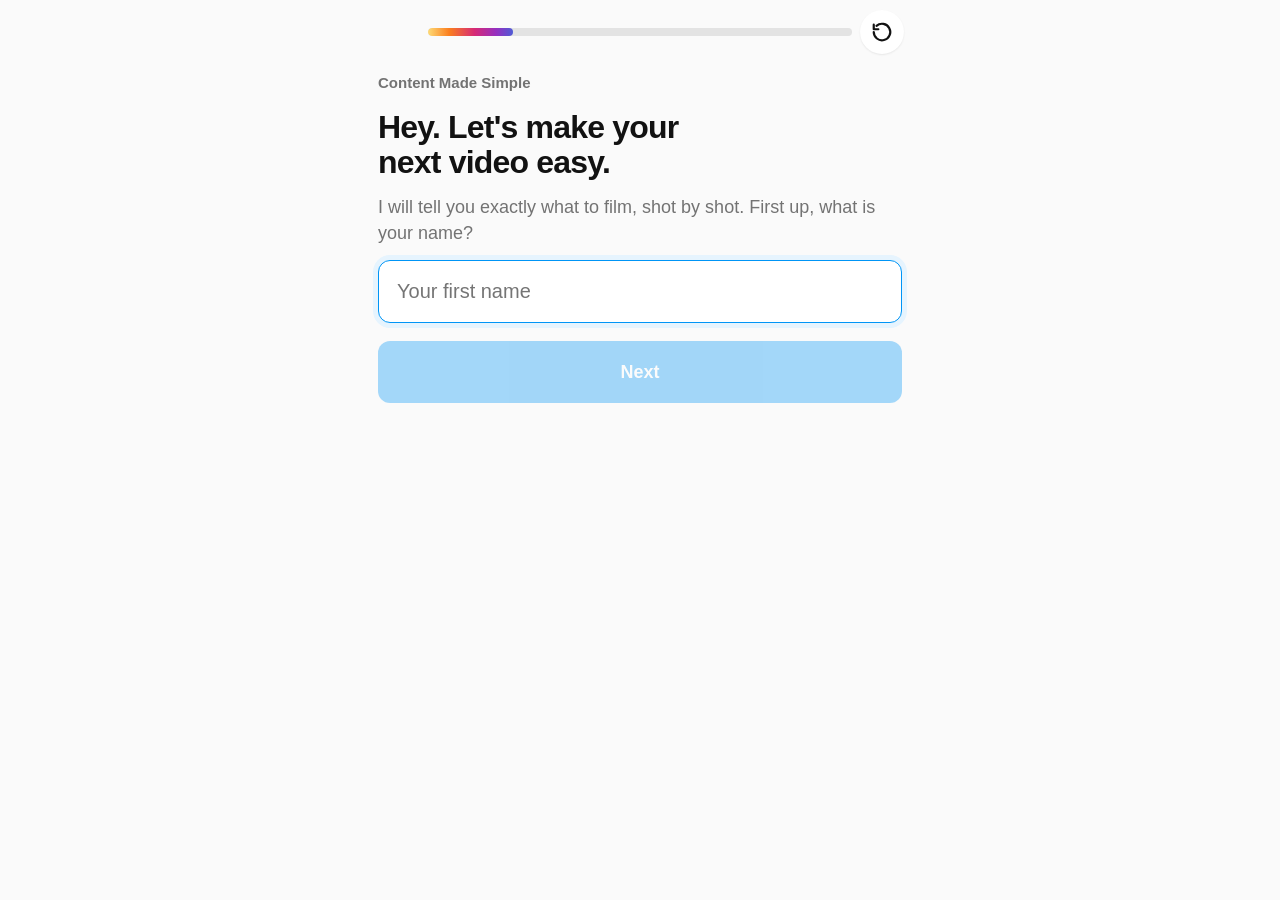
<file: content-made-simple.html>
<!doctype html>
<html lang="en">
<head>
<meta charset="utf-8">
<meta name="viewport" content="width=device-width, initial-scale=1, viewport-fit=cover">
<meta name="robots" content="noindex, nofollow, noarchive">
<meta name="theme-color" content="#FAFAFA">
<meta name="apple-mobile-web-app-capable" content="yes">
<meta name="apple-mobile-web-app-status-bar-style" content="default">
<meta name="apple-mobile-web-app-title" content="Content">
<title>Content Made Simple</title>
<link rel="icon" href="/favicon-v5.png">
<link rel="apple-touch-icon" href="/apple-touch-icon.png">
<style>
  /* One screen at a time, iOS style. Big title, tappable rows, sticky bottom button. */
  :root {
    color-scheme: light;
    --bg: #FAFAFA;
    --card: #FFFFFF;
    --ink: #121212;
    --muted: #737373;
    --line: #E3E3E3;
    --primary: #0095F6;
    --primary-press: #1877F2;
    --primary-soft: #E6F4FE;
    --sun: #FFD23F;
    --sun-soft: #FFF4CC;
    --selfie: #FFD9E6; --selfie-ink: #A3164F;
    --pov: #D5E8FF;    --pov-ink: #1450A8;
    --third: #CFF5E3;  --third-ink: #0E7049;
    --mix: #FFE6C9;    --mix-ink: #9A4D00;
    --good: #12A66A;
    --display: -apple-system, BlinkMacSystemFont, "SF Pro Display", "Segoe UI", Roboto, Helvetica, Arial, sans-serif;
    --body: -apple-system, BlinkMacSystemFont, "SF Pro Text", "Segoe UI", Roboto, Helvetica, Arial, sans-serif;
    --ig: linear-gradient(90deg, #FEDA75, #FA7E1E 25%, #D62976 55%, #962FBF 80%, #4F5BD5);
    --ease: cubic-bezier(.2,.8,.2,1);
  }
  * { box-sizing: border-box; -webkit-tap-highlight-color: transparent; }
  html, body { margin: 0; height: 100%; background: var(--bg); color: var(--ink); font-family: var(--body); }
  body { font-size: 18px; line-height: 1.45; overflow-x: hidden; }
  button { font: inherit; color: inherit; }

  .app { position: relative; max-width: 560px; margin: 0 auto; min-height: 100%; display: flex; flex-direction: column; }

  /* Top bar */
  .bar {
    position: sticky; top: 0; z-index: 20; background: color-mix(in srgb, var(--bg) 88%, transparent);
    backdrop-filter: saturate(1.4) blur(14px); -webkit-backdrop-filter: saturate(1.4) blur(14px);
    padding: calc(env(safe-area-inset-top, 0px) + 10px) max(16px, env(safe-area-inset-right, 0px)) 10px max(16px, env(safe-area-inset-left, 0px));
    display: grid; grid-template-columns: 44px 1fr 44px; align-items: center; gap: 8px; min-height: 60px;
  }
  .icon-btn { width: 44px; height: 44px; border: 0; border-radius: 50%; background: var(--card); display: grid; place-items: center; cursor: pointer;
    box-shadow: 0 1px 2px rgba(0,0,0,.08); transition: transform .12s var(--ease), opacity .2s; }
  .icon-btn:active { transform: scale(.9); }
  .icon-btn[hidden] { display: grid !important; visibility: hidden; }
  .icon-btn svg { width: 22px; height: 22px; }
  .track { height: 8px; background: var(--line); border-radius: 99px; overflow: hidden; }
  .track > i { display: block; height: 100%; width: 0; background: var(--ig); border-radius: 99px; transition: width .5s var(--ease); }
  .bar-title { text-align: center; font-weight: 700; font-size: 16px; color: var(--muted); white-space: nowrap; overflow: hidden; text-overflow: ellipsis; }

  /* Screens */
  .stage { position: relative; flex: 1; }
  .screen {
    padding: 8px max(18px, env(safe-area-inset-right, 0px)) calc(120px + env(safe-area-inset-bottom, 0px)) max(18px, env(safe-area-inset-left, 0px));
    display: flex; flex-direction: column; gap: 14px;
    animation: inR .38s var(--ease) both;
  }
  .screen.back { animation-name: inL; }
  .screen.fade { animation-name: fadeUp; }
  @keyframes inR { from { opacity: 0; transform: translateX(40px); } to { opacity: 1; transform: none; } }
  @keyframes inL { from { opacity: 0; transform: translateX(-40px); } to { opacity: 1; transform: none; } }
  @keyframes fadeUp { from { opacity: 0; transform: translateY(14px); } to { opacity: 1; transform: none; } }

  .eyebrow { font-size: 15px; font-weight: 600; color: var(--muted); }
  h1 { font-family: var(--display); font-weight: 800; font-size: 32px; line-height: 1.1; letter-spacing: -.025em; margin: 2px 0 0; text-wrap: balance; }
  h2 { font-family: var(--display); font-weight: 800; font-size: 22px; line-height: 1.15; margin: 0; }
  .sub { color: var(--muted); font-size: 18px; margin: 0; }
  p { margin: 0; }

  /* Inputs */
  .field { width: 100%; font: inherit; font-size: 20px; padding: 16px 18px; border: 1.5px solid var(--line); border-radius: 12px; background: var(--card); color: var(--ink);
    resize: none; transition: border-color .15s, box-shadow .15s; }
  .field:focus { outline: none; border-color: var(--primary); box-shadow: 0 0 0 5px var(--primary-soft); }
  .chips { display: flex; flex-wrap: wrap; gap: 8px; }
  .chip { border: 0; background: var(--card); border-radius: 99px; padding: 9px 14px; font-size: 16px; cursor: pointer; box-shadow: inset 0 0 0 1.5px var(--line);
    transition: transform .12s var(--ease), background .15s; }
  .chip:active { transform: scale(.94); background: var(--primary-soft); }

  /* Options */
  .opts { display: flex; flex-direction: column; gap: 10px; margin-top: 6px; }
  .opt { display: flex; align-items: center; gap: 14px; width: 100%; text-align: left; border: 0; cursor: pointer;
    background: var(--card); border-radius: 14px; padding: 18px; font-size: 19px; font-weight: 600; min-height: 64px;
    box-shadow: inset 0 0 0 2px var(--line), 0 1px 2px rgba(0,0,0,.05);
    transition: transform .12s var(--ease), box-shadow .15s, background .15s; }
  .opt:active { transform: scale(.975); }
  .opt .tick { flex: none; width: 28px; height: 28px; border-radius: 50%; box-shadow: inset 0 0 0 2px var(--line); display: grid; place-items: center; transition: all .2s var(--ease); background: var(--card); }
  .opt.multi .tick { border-radius: 9px; }
  .opt .tick svg { width: 16px; height: 16px; opacity: 0; transform: scale(.4); transition: all .22s var(--ease); }
  .opt.on { background: var(--primary-soft); box-shadow: inset 0 0 0 2.5px var(--primary); }
  .opt.on .tick { background: var(--primary); box-shadow: none; }
  .opt.on .tick svg { opacity: 1; transform: scale(1); }
  .opt.other { font-weight: 400; color: var(--muted); }
  .hint-pill { align-self: flex-start; background: var(--sun-soft); color: #7A5A00; font-size: 14px; font-weight: 700; padding: 5px 10px; border-radius: 99px; }

  /* Bottom action */
  .dock { position: fixed; left: 0; right: 0; bottom: 0; z-index: 30; pointer-events: none;
    padding: 14px max(18px, env(safe-area-inset-right, 0px)) calc(14px + env(safe-area-inset-bottom, 0px)) max(18px, env(safe-area-inset-left, 0px));
    background: linear-gradient(to top, var(--bg) 70%, transparent); }
  .dock-inner { max-width: 524px; margin: 0 auto; pointer-events: auto; }
  .dock[hidden] { display: none !important; }
  .cta { width: 100%; border: 0; border-radius: 12px; padding: 18px; font-size: 18px; font-weight: 600; cursor: pointer;
    background: var(--primary); color: #fff; box-shadow: 0 8px 20px -8px rgba(0,149,246,.45);
    transition: transform .12s var(--ease), background .15s, opacity .2s, box-shadow .2s; }
  .cta:active { transform: scale(.97); background: var(--primary-press); box-shadow: 0 4px 10px -6px rgba(0,149,246,.45); }
  .cta:disabled { opacity: .35; box-shadow: none; transform: none; }
  .cta.ghost { background: var(--card); color: var(--ink); box-shadow: inset 0 0 0 2px var(--line); }
  .cta.ghost:active { background: var(--primary-soft); }

  /* Loader */
  .loader { min-height: 70vh; justify-content: center; align-items: center; text-align: center; gap: 22px; }
  .rec { position: relative; width: 112px; height: 170px; border-radius: 26px; background: var(--ink); box-shadow: 0 20px 40px -18px rgba(0,0,0,.6); overflow: hidden; }
  .rec::before { content: ""; position: absolute; inset: 8px; border-radius: 19px; background: linear-gradient(200deg, #4F5BD5, #962FBF 35%, #D62976 65%, #FA7E1E 90%, #FEDA75); }
  .rec .frame { position: absolute; left: 22px; right: 22px; height: 26px; border-radius: 8px; background: rgba(255,255,255,.85); animation: slide 2.4s var(--ease) infinite; }
  .rec .frame:nth-child(2) { animation-delay: .8s; } .rec .frame:nth-child(3) { animation-delay: 1.6s; }
  .rec .dot { position: absolute; top: 18px; right: 18px; width: 12px; height: 12px; border-radius: 50%; background: #FF3B4F; animation: blink 1.1s infinite; }
  @keyframes slide { 0% { top: 180px; opacity: 0; } 15% { opacity: 1; } 70% { opacity: 1; } 100% { top: -30px; opacity: 0; } }
  @keyframes blink { 50% { opacity: .25; } }
  .steps { list-style: none; padding: 0; margin: 0; display: flex; flex-direction: column; gap: 12px; text-align: left; width: 100%; max-width: 320px; }
  .steps li { display: flex; align-items: center; gap: 12px; font-size: 18px; color: var(--muted); opacity: .45; transition: opacity .3s, color .3s; }
  .steps li .s { flex: none; width: 26px; height: 26px; border-radius: 50%; box-shadow: inset 0 0 0 2px var(--line); display: grid; place-items: center; transition: all .25s var(--ease); }
  .steps li .s svg { width: 14px; height: 14px; opacity: 0; transform: scale(.4); transition: all .25s var(--ease); }
  .steps li.now { opacity: 1; color: var(--ink); font-weight: 700; }
  .steps li.now .s { box-shadow: inset 0 0 0 3px var(--primary); animation: ring 1s infinite; }
  .steps li.done { opacity: 1; color: var(--ink); }
  .steps li.done .s { background: var(--good); box-shadow: none; }
  .steps li.done .s svg { opacity: 1; transform: scale(1); }
  @keyframes ring { 50% { box-shadow: inset 0 0 0 3px var(--primary), 0 0 0 5px var(--primary-soft); } }

  /* Idea cards */
  .ideas { display: flex; flex-direction: column; gap: 12px; }
  .idea { display: grid; grid-template-columns: 1fr 28px; align-items: center; gap: 10px; width: 100%; text-align: left; border: 0; cursor: pointer;
    background: var(--card); border-radius: 16px; padding: 18px; box-shadow: 0 0 0 1px var(--line), 0 1px 2px rgba(0,0,0,.06), 0 8px 24px -16px rgba(0,0,0,.25);
    transition: transform .14s var(--ease); animation: fadeUp .4s var(--ease) both; }
  .idea:active { transform: scale(.975); }
  .idea .body { display: flex; flex-direction: column; gap: 6px; min-width: 0; }
  .idea .t { font-family: var(--display); font-weight: 800; font-size: 21px; line-height: 1.15; }
  .idea .l { color: var(--muted); font-size: 16px; }
  .idea .why { font-size: 15px; color: var(--third-ink); background: var(--third); border-radius: 10px; padding: 6px 10px; align-self: flex-start; }
  .lvl { font-size: 13px; font-weight: 700; padding: 5px 10px; border-radius: 99px; background: var(--sun-soft); color: #7A5A00; }
  .lvl.q::before { content: "\25CF  "; } .lvl.e::before { content: "\25CF\25CF  "; } .lvl.b::before { content: "\25CF\25CF\25CF  "; }
  .idea .go { width: 28px; height: 28px; color: var(--primary); }
  .meta { display: flex; gap: 8px; align-items: center; flex-wrap: wrap; }
  .tag { font-size: 13px; font-weight: 700; letter-spacing: .04em; text-transform: uppercase; padding: 5px 10px; border-radius: 99px; background: var(--primary-soft); color: var(--primary); }
  .tag.selfie { background: var(--selfie); color: var(--selfie-ink); }
  .tag.pov { background: var(--pov); color: var(--pov-ink); }
  .tag.third { background: var(--third); color: var(--third-ink); }
  .tag.mix { background: var(--mix); color: var(--mix-ink); }
  .secs { font-size: 14px; color: var(--muted); font-variant-numeric: tabular-nums; }

  /* Shot list */
  .hero { background: var(--ink); color: #fff; border-radius: 24px; padding: 20px; display: flex; flex-direction: column; gap: 12px; position: relative; overflow: hidden; }
  .hero::after { content: ""; position: absolute; right: -40px; top: -40px; width: 160px; height: 160px; border-radius: 50%; background: var(--sun); opacity: .9; }
  .hero > * { position: relative; z-index: 1; }
  .hero h1 { color: #fff; font-size: 30px; max-width: 85%; }
  .hero .row { display: flex; gap: 18px; font-size: 15px; color: #C9CCE6; }
  .hero .row b { display: block; font-size: 24px; color: #fff; font-family: var(--display); }
  .meter { height: 10px; background: rgba(255,255,255,.18); border-radius: 99px; overflow: hidden; }
  .meter > i { display: block; height: 100%; width: 0; background: var(--sun); border-radius: 99px; transition: width .45s var(--ease); }
  .clips { display: flex; flex-direction: column; gap: 12px; }
  .clip { background: var(--card); border-radius: 22px; padding: 18px; display: flex; flex-direction: column; gap: 12px;
    box-shadow: 0 1px 2px rgba(0,0,0,.06), 0 8px 24px -16px rgba(0,0,0,.25); transition: opacity .3s, transform .3s var(--ease); animation: fadeUp .4s var(--ease) both; }
  .clip-head { display: flex; align-items: center; gap: 12px; }
  .num { flex: none; width: 40px; height: 40px; border-radius: 13px; background: var(--ink); color: #fff; display: grid; place-items: center; font-family: var(--display); font-weight: 800; font-size: 20px; transition: background .25s; }
  .shot { font-size: 20px; font-weight: 700; line-height: 1.3; }
  .howto { background: var(--card); border-radius: 18px; padding: 14px 16px; font-size: 16px; color: var(--muted); box-shadow: inset 0 0 0 2px var(--line); }
  .howto b { color: var(--ink); }
  .cta.inline { margin-top: 4px; }
  .custom { display: flex; flex-direction: column; gap: 8px; margin-top: 8px; }
  .jobchip { display: flex; align-items: center; justify-content: space-between; gap: 12px; width: 100%; border: 0; cursor: pointer; text-align: left;
    background: var(--ink); color: #fff; border-radius: 18px; padding: 14px 16px; transition: transform .12s var(--ease); }
  .jobchip:active { transform: scale(.98); }
  .jobchip span { font-family: var(--display); font-weight: 800; font-size: 20px; }
  .jobchip small { display: block; font-family: var(--body); font-size: 12px; font-weight: 700; letter-spacing: .06em; text-transform: uppercase; color: var(--sun); }
  .jobchip em { font-style: normal; font-size: 15px; font-weight: 700; color: var(--sun); white-space: nowrap; }
  .lab { font-size: 13px; font-weight: 700; letter-spacing: .06em; text-transform: uppercase; color: var(--muted); margin-bottom: 2px; }
  .say { background: var(--sun-soft); border-radius: 14px; padding: 12px 14px; font-size: 19px; font-weight: 700; position: relative; }
  .say::before { content: "\201C"; font-family: var(--display); font-size: 40px; line-height: 1; position: absolute; left: 10px; top: 4px; color: var(--sun); }
  .say { margin-top: 8px; font-weight: 400; }
  .say small { display: block; padding-left: 18px; font-size: 13px; font-weight: 700; letter-spacing: .05em; text-transform: uppercase; color: #7A5A00; }
  .say span { display: block; padding-left: 18px; font-style: italic; }
  .own { font-size: 15px; color: var(--muted); margin-top: 6px; }
  .done-btn { display: flex; align-items: center; justify-content: center; gap: 10px; width: 100%; border: 0; border-radius: 14px; padding: 14px; cursor: pointer; font-weight: 700; font-size: 17px;
    background: var(--bg); color: var(--ink); transition: transform .12s var(--ease), background .2s, color .2s; }
  .done-btn:active { transform: scale(.97); }
  .done-btn svg { width: 20px; height: 20px; }
  .clip.done { opacity: .62; }
  .clip.done .num { background: var(--good); }
  .clip.done .done-btn { background: var(--good); color: #fff; }
  .edit { background: var(--card); border-radius: 22px; padding: 18px; display: flex; flex-direction: column; gap: 10px; box-shadow: inset 0 0 0 2px var(--primary-soft); }
  .edit ul { margin: 0; padding-left: 20px; display: flex; flex-direction: column; gap: 6px; }
  .party { background: var(--third); color: var(--third-ink); border-radius: 22px; padding: 18px; display: flex; gap: 14px; align-items: center; animation: pop .45s var(--ease) both; }
  .party svg { flex: none; width: 40px; height: 40px; }
  .party b { display: block; font-size: 19px; color: var(--ink); }
  @keyframes pop { 0% { transform: scale(.9); opacity: 0; } 60% { transform: scale(1.03); opacity: 1; } 100% { transform: none; } }

  .err { background: var(--card); border-radius: 22px; padding: 22px; text-align: center; display: flex; flex-direction: column; gap: 14px; align-items: center; }
  .link { background: none; border: 0; color: var(--primary); font-weight: 700; padding: 10px 0; cursor: pointer; }

  .toast { position: fixed; left: 50%; bottom: calc(100px + env(safe-area-inset-bottom, 0px)); transform: translateX(-50%) translateY(20px); opacity: 0;
    background: var(--ink); color: #fff; padding: 12px 18px; border-radius: 99px; font-size: 16px; font-weight: 700; z-index: 40; transition: all .3s var(--ease); pointer-events: none; }
  .toast.show { opacity: 1; transform: translateX(-50%); }


  /* Shot cards: one shot per screen, snap as you scroll */
  html { scroll-padding-top: calc(env(safe-area-inset-top, 0px) + 72px); }
  .screen.shots { gap: 20px; padding-bottom: calc(24px + env(safe-area-inset-bottom, 0px)); }
  .sc { background: var(--card); border-radius: 18px; padding: 22px 20px;
    display: flex; flex-direction: column; gap: 18px; box-shadow: 0 0 0 1px var(--line), 0 10px 30px -22px rgba(0,0,0,.3); transition: opacity .3s; }
  .sc-top { display: flex; justify-content: space-between; align-items: center; }
  .sc-n { font-size: 15px; font-weight: 700; letter-spacing: .06em; text-transform: uppercase; color: var(--primary); }
  .dots { display: flex; gap: 6px; } .dots i { width: 8px; height: 8px; border-radius: 50%; background: var(--line); } .dots i.on { background: var(--ig); width: 22px; border-radius: 99px; }
  .sc-style { display: flex; flex-direction: column; gap: 2px; border-radius: 16px; padding: 12px 14px; background: var(--primary-soft); color: var(--primary); }
  .sc-style b { font-family: var(--display); font-size: 22px; font-weight: 800; }
  .sc-style .sc-help { font-size: 16px; }
  .sc-style .sc-howto { margin-top: 8px; padding-top: 8px; border-top: 1px solid currentColor; border-top-color: color-mix(in srgb, currentColor 25%, transparent); font-size: 19px; font-weight: 700; color: var(--ink); line-height: 1.35; }
  .sc-style.selfie { background: var(--selfie); color: var(--selfie-ink); } .sc-style.pov { background: var(--pov); color: var(--pov-ink); }
  .sc-style.third { background: var(--third); color: var(--third-ink); } .sc-style.mix { background: var(--mix); color: var(--mix-ink); }
  .sc-lab { font-size: 14px; font-weight: 700; letter-spacing: .06em; text-transform: uppercase; color: var(--muted); margin-bottom: 4px; }
  .sc-what { font-family: var(--display); font-weight: 800; font-size: 28px; line-height: 1.15; text-wrap: balance; }
  .musthave { background: var(--sun-soft); border-radius: 18px; padding: 14px 16px; font-size: 17px; line-height: 1.4; }
  .musthave b { display: block; font-family: var(--display); font-size: 20px; font-weight: 800; margin-bottom: 2px; }
  .more-angles { border-radius: 16px; background: var(--ink); color: #fff; overflow: hidden; }
  .ma-btn { display: flex; align-items: center; justify-content: space-between; gap: 12px; width: 100%; border: 0; background: none; color: inherit; text-align: left; padding: 14px 16px; cursor: pointer; }
  .ma-btn:active { opacity: .8; }
  .ma-btn b { display: block; font-family: var(--display); font-size: 19px; font-weight: 800; color: var(--sun); }
  .ma-btn span { font-size: 16px; color: #D6D9F0; }
  .ma-btn svg { flex: none; width: 24px; height: 24px; color: var(--sun); transition: transform .25s var(--ease); }
  .ma-btn[aria-expanded="true"] svg { transform: rotate(180deg); }
  .ma-list { padding: 0 16px 16px; animation: fadeUp .25s var(--ease) both; }
  .ma-list ul { margin: 0; padding-left: 20px; display: flex; flex-direction: column; gap: 6px; font-size: 18px; font-weight: 700; }
  .ma-list .sc-own { color: #B9BCD8; margin-top: 10px; }
  .takes { margin-top: 10px; display: flex; flex-direction: column; gap: 2px; background: var(--ink); color: #fff; border-radius: 14px; padding: 12px 14px; }
  .takes b { font-family: var(--display); font-size: 20px; font-weight: 800; color: var(--sun); }
  .takes span { font-size: 16px; color: #D6D9F0; }
  .sc-how { font-size: 21px; line-height: 1.35; font-weight: 700; }
  .sc-talk { border-left: 4px solid var(--primary); padding-left: 14px; display: flex; flex-direction: column; gap: 6px; }
  .sc-talkline { font-size: 22px; font-weight: 800; line-height: 1.25; letter-spacing: -.01em; }
  .sc-eg-box { background: var(--bg); box-shadow: inset 0 0 0 1px var(--line); border-radius: 14px; padding: 14px 16px; display: flex; flex-direction: column; gap: 6px; }
  .sc-eg-box b { font-size: 14px; letter-spacing: .06em; text-transform: uppercase; color: var(--muted); }
  .sc-eg { font-size: 19px; font-style: italic; line-height: 1.35; } .sc-own { font-size: 15px; color: var(--muted); }
  .sc-tip { display: flex; gap: 12px; align-items: flex-start; background: var(--sun-soft); border-radius: 16px; padding: 14px; font-size: 18px; line-height: 1.35; }
  .sc-tip svg { flex: none; width: 28px; height: 28px; color: #B58900; }
  .sc-tip b { display: block; font-size: 14px; letter-spacing: .06em; text-transform: uppercase; color: #7A5A00; margin-bottom: 2px; }
  .got { margin-top: 4px; display: flex; align-items: center; justify-content: center; gap: 10px; width: 100%; border: 0; border-radius: 12px; padding: 18px; cursor: pointer;
    font-size: 19px; font-weight: 600; background: var(--primary); color: #fff; box-shadow: 0 8px 20px -8px rgba(0,149,246,.45); transition: transform .12s var(--ease), background .2s; }
  .got:active { transform: scale(.97); }
  .got svg { width: 22px; height: 22px; }
  .sc.done .got { background: var(--good); box-shadow: none; }
  .sc-end h1 { font-size: 32px; }
  .sc-end .cta { margin-top: auto; }
  .pop { position: fixed; z-index: 50; display: flex; align-items: center; gap: 8px; border: 0; cursor: pointer;
    background: var(--ink); color: #fff; font-size: 17px; font-weight: 700; padding: 13px 16px; border-radius: 16px;
    box-shadow: 0 12px 30px -10px rgba(0,0,0,.6); opacity: 0; transform: translateY(-6px) scale(.96); transform-origin: top right;
    transition: opacity .18s var(--ease), transform .18s var(--ease); }
  .pop.show { opacity: 1; transform: none; }
  .pop::before { content: ""; position: absolute; top: -6px; right: 16px; width: 12px; height: 12px; background: var(--ink); transform: rotate(45deg); border-radius: 2px; }
  .pop svg { width: 18px; height: 18px; color: var(--sun); }
  .pop:active { transform: scale(.96); }
  .more { margin-top: 6px; background: var(--card); border-radius: 22px; padding: 18px; display: flex; flex-direction: column; gap: 14px;
    box-shadow: inset 0 0 0 2px var(--primary-soft); border: 2px dashed var(--line); }
  .more b { display: block; font-family: var(--display); font-size: 21px; font-weight: 800; }
  .more span { color: var(--muted); font-size: 17px; }
  .cta.thinking { display: flex; align-items: center; justify-content: center; gap: 10px; opacity: 1; background: var(--primary); }
  .cta.thinking:disabled { opacity: 1; }
  .dots3 { display: inline-flex; gap: 5px; } .dots3 i { width: 8px; height: 8px; border-radius: 50%; background: #fff; animation: bob 1s infinite var(--ease); }
  .dots3 i:nth-child(2) { animation-delay: .15s; } .dots3 i:nth-child(3) { animation-delay: .3s; }
  @keyframes bob { 0%, 100% { transform: translateY(0); opacity: .5; } 50% { transform: translateY(-5px); opacity: 1; } }
  :focus-visible { outline: 3px solid var(--primary); outline-offset: 3px; }
  @media (prefers-reduced-motion: reduce) { *, *::before, *::after { animation-duration: .01ms !important; transition-duration: .01ms !important; } }
</style>
</head>
<body>
<div class="app">
  <header class="bar">
    <button class="icon-btn" id="backBtn" aria-label="Back" hidden>
      <svg viewBox="0 0 24 24" fill="none" stroke="currentColor" stroke-width="2.6" stroke-linecap="round" stroke-linejoin="round"><path d="M15 5l-7 7 7 7"/></svg>
    </button>
    <div id="barMid"></div>
    <button class="icon-btn" id="menuBtn" aria-label="Start over" title="Start over" hidden>
      <svg viewBox="0 0 24 24" fill="none" stroke="currentColor" stroke-width="2.4" stroke-linecap="round" stroke-linejoin="round"><path d="M3 12a9 9 0 1 0 3-6.7"/><path d="M3 4v5h5"/></svg>
    </button>
  </header>
  <main class="stage" id="stage"></main>
</div>
<div class="dock" id="dock" hidden><div class="dock-inner"><button class="cta" id="ctaBtn"></button></div></div>
<div class="toast" id="toast"></div>

<script>
(function () {
  const $ = (id) => document.getElementById(id);
  const stage = $("stage"), dock = $("dock"), cta = $("ctaBtn");
  const KEY = "cms_v3";
  const ICON_TICK = '<svg viewBox="0 0 24 24" fill="none" stroke="#fff" stroke-width="3.5" stroke-linecap="round" stroke-linejoin="round"><path d="M5 12.5l4.5 4.5L19 7.5"/></svg>';
  const ICON_GO = '<svg class="go" viewBox="0 0 24 24" fill="none" stroke="currentColor" stroke-width="2.6" stroke-linecap="round" stroke-linejoin="round"><path d="M9 5l7 7-7 7"/></svg>';

  let S = { name: "", business: "", questions: [], answers: {}, ideas: [], formats: [], idea: null, shot: null, done: {}, shots: {}, view: "" };
  try { const saved = JSON.parse(localStorage.getItem(KEY) || "null"); if (saved) S = Object.assign(S, saved); } catch {}
  const save = () => { try { localStorage.setItem(KEY, JSON.stringify({ name: S.name, business: S.business, questions: S.questions, answers: S.answers, ideas: S.ideas, formats: S.formats,
    view: S.view, qi: S.qi, jobOnly: S.jobOnly, idea: S.idea, shot: S.shot, done: S.done, shots: S.shots })); } catch {} };
  const setView = (v, extra) => { S.view = v; Object.assign(S, extra || {}); save(); };

  let researchP = Promise.resolve();
  const cache = {};       // idea id -> shot list promise
  let history = [];       // stack of screen functions for Back
  let current = null;
  let loadToken = 0;

  const buzz = (ms) => { try { navigator.vibrate && navigator.vibrate(ms || 8); } catch {} };
  const esc = (s) => String(s == null ? "" : s).replace(/[&<>"]/g, (c) => ({ "&": "&amp;", "<": "&lt;", ">": "&gt;", '"': "&quot;" })[c]);
  const first = () => (S.name ? S.name.split(" ")[0] : "");
  const toast = (msg) => { const t = $("toast"); t.textContent = msg; t.classList.add("show"); clearTimeout(t._h); t._h = setTimeout(() => t.classList.remove("show"), 1800); };
  const jobIndex = () => S.questions.findIndex((q) => q.id === "job" || /what job/i.test(q.text || ""));
  const jobAnswer = () => { const i = jobIndex(); return i >= 0 ? S.answers[S.questions[i].text] : ""; };
  const tagIds = (arr) => arr.map((x, k) => Object.assign({}, x, { id: "i" + Date.now().toString(36) + k }));
  const lvlClass = (l) => { const s = String(l || "").toLowerCase(); return s.startsWith("quick") ? "q" : s.startsWith("easy") ? "e" : "b"; };
  const talkOf = (c) => String(c.talk || (c.say ? "Talk to the camera" : "") || "").trim();
  const exOf = (c) => String(c.example || c.say || "").trim();
  const styleClass = (st) => { const s = String(st || "").toLowerCase(); if (s.startsWith("self")) return "selfie"; if (s.startsWith("pov")) return "pov"; if (s.startsWith("3") || s.startsWith("third")) return "third"; if (s.startsWith("mix")) return "mix"; return ""; };

  // ---------- navigation ----------
  function go(fn, opts) {
    opts = opts || {};
    if (current && !opts.replace && !opts.noHistory) history.push(current);
    current = fn;
    loadToken++;
    document.documentElement.classList.remove("snap");
    stage.innerHTML = "";
    const el = document.createElement("section");
    el.className = "screen" + (opts.back ? " back" : opts.fade ? " fade" : "");
    stage.appendChild(el);
    window.scrollTo({ top: 0 });
    fn(el);
  }
  $("backBtn").onclick = () => { buzz(); const prev = history.pop(); if (prev) go(prev, { back: true, noHistory: true }); };
  const pop = document.createElement("button");
  pop.className = "pop"; pop.id = "startOver"; pop.hidden = true;
  pop.innerHTML = '<svg viewBox="0 0 24 24" fill="none" stroke="currentColor" stroke-width="2.6" stroke-linecap="round" stroke-linejoin="round"><path d="M3 12a9 9 0 1 0 3-6.7"/><path d="M3 4v5h5"/></svg>Tap to start over';
  document.body.appendChild(pop);
  const closePop = () => { pop.hidden = true; pop.classList.remove("show"); };
  $("menuBtn").onclick = (e) => {
    e.stopPropagation(); buzz();
    if (!pop.hidden) return closePop();
    const r = $("menuBtn").getBoundingClientRect();
    pop.style.top = (r.bottom + 10) + "px";
    pop.style.right = (window.innerWidth - r.right) + "px";
    pop.hidden = false;
    requestAnimationFrame(() => pop.classList.add("show"));
  };
  pop.onclick = (e) => { e.stopPropagation(); buzz(12); closePop(); restart(); };
  document.addEventListener("click", (e) => { if (!pop.hidden && e.target !== pop) closePop(); });
  window.addEventListener("scroll", closePop, { passive: true });
  function restart() {
    try { localStorage.removeItem(KEY); } catch {}
    S = { name: "", business: "", questions: [], answers: {}, ideas: [], formats: [], idea: null, shot: null, done: {}, shots: {}, view: "" };
    for (const k in cache) delete cache[k];
    history = []; current = null;
    go(NameScreen, { fade: true });
    toast("Fresh start");
  }

  function bar(opts) {
    $("backBtn").hidden = !opts.back;
    $("menuBtn").hidden = false;
    const mid = $("barMid");
    if (opts.progress != null) {
      mid.innerHTML = '<div class="track"><i></i></div>';
      requestAnimationFrame(() => { mid.querySelector("i").style.width = Math.max(6, opts.progress * 100) + "%"; });
    } else mid.innerHTML = opts.title ? '<div class="bar-title">' + esc(opts.title) + "</div>" : "";
  }
  function setCta(label, onTap, opts) {
    opts = opts || {};
    if (!label) { dock.hidden = true; return; }
    dock.hidden = false;
    cta.textContent = label;
    cta.className = "cta" + (opts.ghost ? " ghost" : "");
    cta.disabled = !!opts.disabled;
    cta.onclick = () => { if (cta.disabled) return; buzz(); onTap(); };
  }

  function inlineCta(parent, label, onTap, disabled) {
    setCta(null);
    const b = document.createElement("button");
    b.className = "cta inline";
    b.textContent = label;
    b.disabled = !!disabled;
    // keep the keyboard open: stop the tap from blurring the input first
    b.addEventListener("mousedown", (e) => e.preventDefault());
    b.onclick = () => { if (b.disabled) return; buzz(); onTap(); };
    parent.appendChild(b);
    return b;
  }
  // When the keyboard opens, scroll so the Next button under the box stays visible.
  document.addEventListener("focusin", (e) => {
    if (!/INPUT|TEXTAREA/.test(e.target.tagName)) return;
    const b = stage.querySelector(".cta.inline");
    if (!b) return;
    [300, 650].forEach((t) => setTimeout(() => {
      const vv = window.visualViewport, bottom = vv ? vv.height + vv.offsetTop : window.innerHeight;
      const r = b.getBoundingClientRect();
      if (r.bottom > bottom - 12) window.scrollBy({ top: r.bottom - bottom + 24, behavior: "smooth" });
    }, t));
  });
  const setupTotal = () => 2 + Math.max(S.questions.length, 3);

  // ---------- screens ----------
  function NameScreen(el) {
    setView("name");
    bar({ progress: 1 / setupTotal() });
    el.innerHTML =
      '<span class="eyebrow">Content Made Simple</span>' +
      "<h1>Hey. Let's make your next video easy.</h1>" +
      '<p class="sub">I will tell you exactly what to film, shot by shot. First up, what is your name?</p>' +
      '<input class="field" id="nameIn" autocomplete="given-name" autocapitalize="words" enterkeyhint="next" placeholder="Your first name">';
    const inp = el.querySelector("#nameIn");
    inp.value = S.name || "";
    const ok = () => inp.value.trim().length > 0;
    const next = () => { if (!ok()) return; S.name = inp.value.trim(); save(); go(BizScreen); };
    const btn = inlineCta(el, "Next", next, !ok());
    inp.oninput = () => { btn.disabled = !ok(); };
    inp.onkeydown = (e) => { if (e.key === "Enter") next(); };
    setTimeout(() => inp.focus(), 350);
  }

  function BizScreen(el) {
    setView("biz");
    bar({ progress: 2 / setupTotal(), back: true });
    el.innerHTML =
      '<span class="eyebrow">Nice to meet you, ' + esc(first()) + "</span>" +
      "<h1>What does your business do?</h1>" +
      '<textarea class="field" id="bizIn" rows="2" enterkeyhint="next" placeholder="Explain it like you would to a customer"></textarea>' +
      '<div id="bizBtn"></div>' +
      '<div class="lab" style="margin-top:6px">Popular businesses</div><div class="chips" id="eg"></div>';
    const ta = el.querySelector("#bizIn");
    let btn = { disabled: true };
    ta.value = S.business || "";
    ["Car Detailing", "Hair Salon", "Cafe", "Real Estate Agent", "Personal Trainer"].forEach((t) => {
      const c = document.createElement("button"); c.className = "chip"; c.textContent = t;
      c.onclick = () => { buzz(); ta.value = t; btn.disabled = false; };
      el.querySelector("#eg").appendChild(c);
    });
    const ok = () => ta.value.trim().length > 2;
    const next = () => {
      if (!ok()) return;
      const b = ta.value.trim();
      if (b !== S.business) { S.business = b; S.questions = []; S.answers = {}; S.ideas = []; S.formats = []; }
      save();
      if (S.questions.length) go(qScreen(0)); else loadQuestions();
    };
    btn = inlineCta(el.querySelector("#bizBtn"), "Next", next, !ok());
    ta.oninput = () => { btn.disabled = !ok(); };
    ta.onkeydown = (e) => { if (e.key === "Enter") { e.preventDefault(); next(); } };
  }

  function loadQuestions() {
    setView("loadq");
    loadingScreen({
      title: "Getting to know your business",
      steps: ["Reading what you do", "Looking at videos that work in your industry", "Working out a few quick questions"],
      task: () => {
        S.formats = [];
        researchP = api({ mode: "research", business: S.business }).then((d) => { S.formats = (d.formats || []).slice(0, 10); save(); }).catch(() => {});
        return api({ mode: "questions", name: S.name, business: S.business });
      },
      done: (d) => {
        S.questions = (d.questions || []).slice(0, 4).map((q) => Object.assign({ multi: false }, q, { options: (q.options || []).slice(0, 4) }));
        S.answers = {}; save();
        if (!S.questions.length) return loadIdeas();
        go(qScreen(0), { replace: true });
      },
    });
  }

  function qScreen(i, jobOnly) {
    return function QuestionScreen(el) {
      setView("q", { qi: i, jobOnly: !!jobOnly });
      const q = S.questions[i];
      bar(jobOnly ? { back: true } : { progress: (3 + i) / setupTotal(), back: true });
      const picked = new Set([].concat(S.answers[q.text] || []));
      el.innerHTML =
        '<span class="eyebrow">' + (function () {
          if (jobOnly) return "Next video";
          const isJob = q.id === "job" || /what job/i.test(q.text || "");
          if (isJob) return "Your video";
          const rest = S.questions.filter((x) => !(x.id === "job" || /what job/i.test(x.text || "")));
          return "Quick question " + (rest.indexOf(q) + 1) + " of " + rest.length;
        })() + "</span>" +
        "<h1>" + esc(q.text) + "</h1>" +
        (q.multi ? '<span class="hint-pill">Pick as many as you like</span>' : "") +
        '<div class="opts" id="opts"></div>';
      const box = el.querySelector("#opts");
      const advance = () => {
        S.answers[q.text] = q.multi ? [...picked] : [...picked][0];
        save();
        if (!jobOnly && i + 1 < S.questions.length) go(qScreen(i + 1)); else loadIdeas();
      };
      const opts = q.options.slice();
      opts.forEach((o) => {
        const b = document.createElement("button");
        b.className = "opt" + (q.multi ? " multi" : "") + (picked.has(o) ? " on" : "");
        b.innerHTML = '<span class="tick">' + ICON_TICK + "</span><span>" + esc(o) + "</span>";
        b.onclick = () => {
          buzz(10);
          if (q.multi) {
            picked.has(o) ? picked.delete(o) : picked.add(o);
            b.classList.toggle("on", picked.has(o));
            cta.disabled = picked.size === 0;
          } else {
            picked.clear(); picked.add(o);
            box.querySelectorAll(".opt").forEach((x) => x.classList.toggle("on", x === b));
            setTimeout(advance, 260);
          }
        };
        box.appendChild(b);
      });
      if (q.custom) {
        const wrap = document.createElement("div");
        wrap.className = "custom";
        wrap.innerHTML = '<div class="lab">Or type your own</div><input class="field" id="customIn" enterkeyhint="next" placeholder="Type the job you are doing">';
        box.after(wrap);
        const ci = wrap.querySelector("input");
        const prev = S.answers[q.text];
        if (prev && !q.options.includes(prev)) ci.value = prev;
        const useTyped = () => { const v = ci.value.trim(); if (!v) return; picked.clear(); picked.add(v); advance(); };
        const cbtn = inlineCta(wrap, "Next", useTyped, !ci.value.trim());
        ci.oninput = () => {
          cbtn.disabled = !ci.value.trim();
          if (ci.value.trim()) { picked.clear(); box.querySelectorAll(".opt").forEach((x) => x.classList.remove("on")); }
        };
        ci.onkeydown = (e) => { if (e.key === "Enter") { e.preventDefault(); useTyped(); } };
      } else if (q.multi) setCta("Next", advance, { disabled: picked.size === 0 });
      else setCta(null);
    };
  }

  function loadIdeas() {
    setView("loadi");
    for (const k in cache) delete cache[k];
    loadingScreen({
      title: jobAnswer() ? "Creating " + jobAnswer().toLowerCase() + " video ideas" : "Creating video ideas for you",
      sub: first() ? "Hang tight " + first() + ", this takes a few seconds." : "This takes a few seconds.",
      steps: ["Looking at your answers", "Matching you with videos that already work", "Writing 3 ideas you can film this week"],
      task: () => researchP.then(() => api({ mode: "ideas", name: S.name, business: S.business, answers: S.answers, formats: S.formats })),
      done: (d) => { S.ideas = tagIds((d.ideas || []).slice(0, 3)); S.shots = {}; save(); history = []; go(IdeasScreen, { replace: true, fade: true }); },
    });
  }

  function IdeasScreen(el) {
    setView("ideas");
    bar({ title: S.business ? "" : "", reset: true });
    el.innerHTML =
      '<span class="eyebrow">Your ideas</span>' +
      "<h1>" + (first() ? esc(first()) + ", pick a video to make" : "Pick a video to make") + "</h1>" +
      (jobAnswer() ? '<button class="jobchip" id="jobChip"><span><small>Job</small>' + esc(jobAnswer()) + '</span><em>Change job</em></button>' : "") +
      '<p class="sub">Tap one and I will give you some shot ideas.</p>' +
      '<div class="ideas" id="ideas"></div>';
    const jc = el.querySelector("#jobChip");
    if (jc) jc.onclick = () => { buzz(); const ji = jobIndex(); if (ji >= 0) go(qScreen(ji, true)); };
    const list = el.querySelector("#ideas");
    const card = (idea, n) => {
      const b = document.createElement("button");
      b.className = "idea";
      b.style.animationDelay = n * 70 + "ms";
      b.innerHTML =
        '<div class="body"><div class="meta">' + (idea.level ? '<span class="lvl ' + lvlClass(idea.level) + '">' + esc(idea.level) + "</span>" : "") + '<span class="tag ' + styleClass(idea.style) + '">' + esc(idea.style) + '</span><span class="secs">' + esc(idea.seconds || 30) + " sec</span></div>" +
        '<div class="t">' + esc(idea.title) + '</div><div class="l">' + esc(idea.line) + "</div>" + (idea.why ? '<div class="why">' + esc(idea.why) + "</div>" : "") + "</div>" + ICON_GO;
      b.onclick = () => { buzz(10); openShot(idea); };
      return b;
    };
    S.ideas.forEach((idea, n) => list.appendChild(card(idea, n)));

    const more = document.createElement("div");
    more.className = "more";
    const job = jobAnswer();
    more.innerHTML = '<div><b>Want more ideas?</b><span>I will think up 3 new ' + (job ? esc(job.toLowerCase()) + " " : "") + "videos for you.</span></div>" +
      '<button class="cta" id="moreBtn">Show me 3 more</button>';
    el.appendChild(more);
    const mb = more.querySelector("#moreBtn");
    let busy = false;
    mb.onclick = () => {
      if (busy) return;
      busy = true; buzz(10);
      mb.disabled = true; mb.classList.add("thinking");
      mb.innerHTML = '<span class="dots3"><i></i><i></i><i></i></span>Thinking up 3 more';
      const token = loadToken;
      researchP.then(() => api({ mode: "ideas", business: S.business, answers: S.answers, formats: S.formats, avoid: S.ideas.map((x) => x.title) }))
        .then((d) => {
          if (token !== loadToken) return;
          const fresh = tagIds((d.ideas || []).slice(0, 3));
          S.ideas = S.ideas.concat(fresh); save();
          const firstNew = card(fresh[0], 0);
          fresh.forEach((idea, n) => list.appendChild(n === 0 ? firstNew : card(idea, n)));
          setTimeout(() => firstNew.scrollIntoView({ behavior: "smooth", block: "start" }), 120);
          buzz([8, 30, 8]);
          fresh.forEach((idea) => fetchShot(idea).catch(() => {}));
        })
        .catch(() => { if (token === loadToken) toast("That did not load. Try again."); })
        .finally(() => {
          busy = false; if (token !== loadToken) return;
          mb.disabled = false; mb.classList.remove("thinking"); mb.textContent = "Show me 3 more";
        });
    };
    setCta(null);
    prefetch();
  }

  // Get shot lists ready in the background so tapping feels instant.
  function prefetch() {
    let i = 0;
    const next = () => {
      const idea = S.ideas[i++];
      if (!idea) return;
      fetchShot(idea).finally(next);
    };
    next(); next();
  }
  function fetchShot(idea) {
    if (!cache[idea.id] && S.shots && S.shots[idea.id]) cache[idea.id] = Promise.resolve(S.shots[idea.id]);
    if (!cache[idea.id]) {
      cache[idea.id] = api({ mode: "shotlist", business: S.business, answers: S.answers, idea })
        .then((d) => { S.shots = S.shots || {}; S.shots[idea.id] = d; save(); return d; })
        .catch((e) => { delete cache[idea.id]; throw e; });
    }
    return cache[idea.id];
  }

  function openShot(idea) {
    S.idea = idea;
    setView("loads");
    let ready = false;
    const p = fetchShot(idea);
    p.then(() => { ready = true; }).catch(() => {});
    // If it is already loaded, skip the loading screen.
    setTimeout(() => {
      if (ready) { p.then((d) => { S.shot = d; S.done = {}; go(ShotScreen, { fade: true }); }); return; }
      loadingScreen({
        title: "Putting your shot ideas together",
        sub: "A few shots to grab and some ideas to talk about.",
        steps: ["Picking the key shots", "Adding a few talking ideas", "Adding tips for the Edits app"],
        task: () => fetchShot(idea),
        done: (d) => { S.shot = d; S.done = {}; go(ShotScreen, { replace: true, fade: true }); },
        keepHistory: true,
      });
    }, 30);
  }

  const STYLE_HELP = {
    selfie: "Front camera, facing you.",
    pov: "From your point of view. The camera sees what you see.",
    third: "Phone set up on something, filming the scene.",
    mix: "A mix of styles.",
  };
  function ShotScreen(el) {
    setView("shot");
    const s = S.shot || {};
    const clips = s.clips || [];
    document.documentElement.classList.add("snap");
    bar({ back: true, title: s.title || (S.idea && S.idea.title) });
    setCta(null);
    el.classList.add("shots");
    const cards = clips.map((c, i) => {
      const sc = styleClass(c.style);
      return '<article class="sc" data-i="' + i + '">' +
        '<div class="sc-top"><span class="sc-n">Shot ' + (i + 1) + " of " + clips.length + '</span><span class="dots">' +
          clips.map((_, k) => '<i class="' + (k === i ? "on" : "") + '"></i>').join("") + "</span></div>" +
        (i === 0 ? '<div class="musthave"><b>Your must have shots</b>Film these, then grab extra any time something looks good. More footage gives you more to pick from.</div>' : "") +
        '<div class="sc-block"><div class="sc-lab">What to film</div><p class="sc-what">' + esc(c.shot || c.film || "") + "</p></div>" +
        '<div class="sc-style ' + sc + '"><b>' + esc(c.style) + '</b><span class="sc-help">' + esc(STYLE_HELP[sc] || "") + "</span>" +
          (c.how || c.hold ? '<span class="sc-howto">' + esc(c.how || c.hold) + "</span>" : "") + "</div>" +
        (talkOf(c) ? '<div class="sc-block"><div class="sc-lab">Talk about</div><p class="sc-talkline">' + esc(talkOf(c)) + "</p></div>" +
          '<div class="sc-eg-box">' + (exOf(c) ? '<b>For example</b><p class="sc-eg">' + esc(exOf(c)) + "</p>" : "") +
          '<p class="sc-own">Use your own words. You know this better than anyone.</p></div>' : "") +
        (Array.isArray(c.more) && c.more.length ? '<div class="more-angles"><button class="ma-btn" aria-expanded="false"><span><b>Want a longer video?</b>Tap for extra angles you can add</span><svg viewBox="0 0 24 24" fill="none" stroke="currentColor" stroke-width="2.6" stroke-linecap="round" stroke-linejoin="round"><path d="M6 9l6 6 6-6"/></svg></button>' +
          '<div class="ma-list" hidden><ul>' + c.more.map((m) => "<li>" + esc(m) + "</li>").join("") + '</ul><p class="sc-own">Optional. Short clips of 2 to 4 seconds each. Skip these to keep it short.</p></div></div>' : "") +
        (c.tip ? '<div class="sc-tip"><svg viewBox="0 0 24 24" fill="none" stroke="currentColor" stroke-width="2.2" stroke-linecap="round" stroke-linejoin="round"><path d="M9 18h6M10 21h4M12 3a6 6 0 0 0-3.5 10.9c.6.5 1 1.2 1 2V16h5v-.1c0-.8.4-1.5 1-2A6 6 0 0 0 12 3z"/></svg><div><b>Tip</b>' + esc(c.tip) + "</div></div>" : "") +
        '<button class="got"><svg viewBox="0 0 24 24" fill="none" stroke="currentColor" stroke-width="3" stroke-linecap="round" stroke-linejoin="round"><path d="M5 12.5l4.5 4.5L19 7.5"/></svg><span>Got it</span></button>' +
        "</article>";
    }).join("");
    const e = s.edit || {};
    el.innerHTML = cards +
      '<article class="sc sc-end" id="endCard">' +
        '<div class="sc-top"><span class="sc-n">Last step</span></div>' +
        '<h1 id="endTitle">Now put it together</h1>' +
        '<p class="sc-how">Open the Edits app and add your clips in order.</p>' +
        '<div class="sc-block"><div class="sc-lab">Music</div><p class="sc-how">Add music for the whole video.' + (clips.some((c) => talkOf(c)) ? " Turn the music down under any part where you are talking." : "") + "</p></div>" +
        (e.text ? '<div class="sc-block"><div class="sc-lab">Text on screen</div><p class="sc-how">' + esc(e.text) + "</p></div>" : "") +
        (Array.isArray(e.tips) && e.tips.length ? '<div class="sc-tip"><svg viewBox="0 0 24 24" fill="none" stroke="currentColor" stroke-width="2.2" stroke-linecap="round" stroke-linejoin="round"><path d="M9 18h6M10 21h4M12 3a6 6 0 0 0-3.5 10.9c.6.5 1 1.2 1 2V16h5v-.1c0-.8.4-1.5 1-2A6 6 0 0 0 12 3z"/></svg><div><b>Tips</b>' + e.tips.map(esc).join("<br>") + "</div></div>" : "") +
        '<button class="cta" id="againBtn">Pick another video</button>' +
      "</article>";
    el.querySelectorAll(".ma-btn").forEach((mbtn) => {
      mbtn.onclick = () => {
        buzz(8);
        const open = mbtn.getAttribute("aria-expanded") !== "true";
        mbtn.setAttribute("aria-expanded", open);
        mbtn.nextElementSibling.hidden = !open;
      };
    });
    const arts = [...el.querySelectorAll(".sc")];
    const allDone = () => clips.length && clips.every((_, i) => S.done[i]);
    const paintEnd = () => { el.querySelector("#endTitle").textContent = allDone() ? "All shot. Nice work" + (first() ? " " + first() : "") + "." : "Now put it together"; };
    clips.forEach((_, i) => {
      const card = arts[i], btn = card.querySelector(".got");
      const paint = () => { card.classList.toggle("done", !!S.done[i]); btn.querySelector("span").textContent = S.done[i] ? "Got it" : "Got it, next shot"; };
      if (i === clips.length - 1) btn.querySelector("span").textContent = "Got it";
      paint();
      btn.onclick = () => {
        buzz(12);
        S.done[i] = true; save(); paint(); paintEnd();
        if (allDone()) buzz([10, 40, 10]);
        setTimeout(() => arts[i + 1].scrollIntoView({ behavior: "smooth", block: "start" }), 180);
      };
    });
    paintEnd();
    el.querySelector("#againBtn").onclick = () => { buzz(); document.documentElement.classList.remove("snap"); history = []; go(IdeasScreen, { back: true, noHistory: true }); };
  }

  function confirmReset() {
    go(function ResetScreen(el) {
      bar({ back: true });
      el.innerHTML = "<h1>Start over?</h1><p class=\"sub\">This clears your name, your business and your ideas on this phone.</p>";
      setCta("Yes, start over", () => {
        try { localStorage.removeItem(KEY); } catch {}
        S = { name: "", business: "", questions: [], answers: {}, ideas: [], idea: null, shot: null, done: {} };
        history = []; current = null; go(NameScreen, { fade: true });
      });
    });
  }

  // ---------- loading ----------
  function loadingScreen(cfg) {
    const opts = { fade: true };
    const run = (el) => {
      const token = loadToken;
      bar({});
      setCta(null);
      el.classList.add("loader");
      el.innerHTML =
        '<div class="rec"><span class="frame"></span><span class="frame"></span><span class="frame"></span><span class="dot"></span></div>' +
        "<div><h2>" + esc(cfg.title) + "</h2>" + (cfg.sub ? '<p class="sub" style="margin-top:6px">' + esc(cfg.sub) + "</p>" : "") + "</div>" +
        '<ul class="steps">' + cfg.steps.map((t) => '<li><span class="s">' + ICON_TICK + "</span>" + esc(t) + "</li>").join("") + "</ul>";
      const lis = [...el.querySelectorAll(".steps li")];
      let at = 0;
      const mark = () => lis.forEach((li, k) => { li.className = k < at ? "done" : k === at ? "now" : ""; });
      mark();
      const timer = setInterval(() => { if (at < lis.length - 1) { at++; mark(); buzz(5); } }, 2200);
      const minWait = new Promise((r) => setTimeout(r, 1400));
      Promise.all([cfg.task(), minWait]).then(([d]) => {
        clearInterval(timer);
        if (token !== loadToken) return;
        at = lis.length; mark();
        setTimeout(() => { if (token === loadToken) cfg.done(d); }, 450);
      }).catch((err) => {
        clearInterval(timer);
        if (token !== loadToken) return;
        el.innerHTML =
          '<div class="err"><h2>That did not load</h2><p class="sub">' + esc(err.message) + "</p></div>";
        bar({ back: !!history.length });
        setCta("Try again", () => go(run, { replace: true, fade: true }));
      });
    };
    go(run, opts);
  }

  // Track when the phone leaves the page, so a cut off request can be retried quietly.
  let hiddenAt = 0;
  document.addEventListener("visibilitychange", () => { if (document.hidden) hiddenAt = Date.now(); });
  const whenVisible = () => document.hidden ? new Promise((r) => {
    const f = () => { if (!document.hidden) { document.removeEventListener("visibilitychange", f); setTimeout(r, 300); } };
    document.addEventListener("visibilitychange", f);
  }) : Promise.resolve();

  async function api(payload) {
    let lastErr;
    for (let attempt = 0; attempt < 4; attempt++) {
      await whenVisible();
      const startedAt = Date.now();
      try {
        const r = await fetch("/api/generate", { method: "POST", headers: { "content-type": "application/json" }, body: JSON.stringify(payload), keepalive: false });
        const data = await r.json().catch(() => null);
        if (r.ok && data) return data;
        if (data && data.error === "no_key") throw Object.assign(new Error("This page is not switched on yet. Let Mitch know."), { final: true });
        lastErr = new Error("Something got stuck on our end. Give it another go.");
        if (r.status === 400) break;
      } catch (e) {
        if (e.final) throw e;
        lastErr = new Error("Looks like your signal dropped. Check it and try again.");
      }
      // Cut off by switching apps, or a hiccup: wait, then try again.
      const wasAway = hiddenAt >= startedAt || document.hidden;
      if (!wasAway && attempt >= 1) break;
      await new Promise((r) => setTimeout(r, wasAway ? 200 : 1200));
    }
    throw lastErr;
  }

  // ---------- start ----------
  if (/[?&](new|reset|restart)\b/.test(location.search)) {
    try { localStorage.removeItem(KEY); } catch {}
    S = { name: "", business: "", questions: [], answers: {}, ideas: [], formats: [], idea: null, shot: null, done: {}, shots: {}, view: "" };
    try { window.history.replaceState(null, "", location.pathname); } catch {}
  }
  const hasIdeas = S.name && S.business && S.ideas && S.ideas.length;
  const v = S.view;
  if (v === "shot" && S.shot) { if (hasIdeas) current = IdeasScreen; go(ShotScreen, { fade: true }); }
  else if (v === "loads" && S.idea && hasIdeas) { current = IdeasScreen; openShot(S.idea); }
  else if (v === "loadi" && S.business && S.questions.length) loadIdeas();
  else if (v === "q" && S.questions.length && S.questions[S.qi || 0]) go(qScreen(S.qi || 0, S.jobOnly), { fade: true });
  else if (v === "loadq" && S.business) loadQuestions();
  else if (hasIdeas) { go(IdeasScreen, { fade: true }); setTimeout(() => toast("Welcome back " + first()), 400); }
  else if (S.name) go(BizScreen, { fade: true });
  else go(NameScreen, { fade: true });
})();
</script>
</body>
</html>
</file>
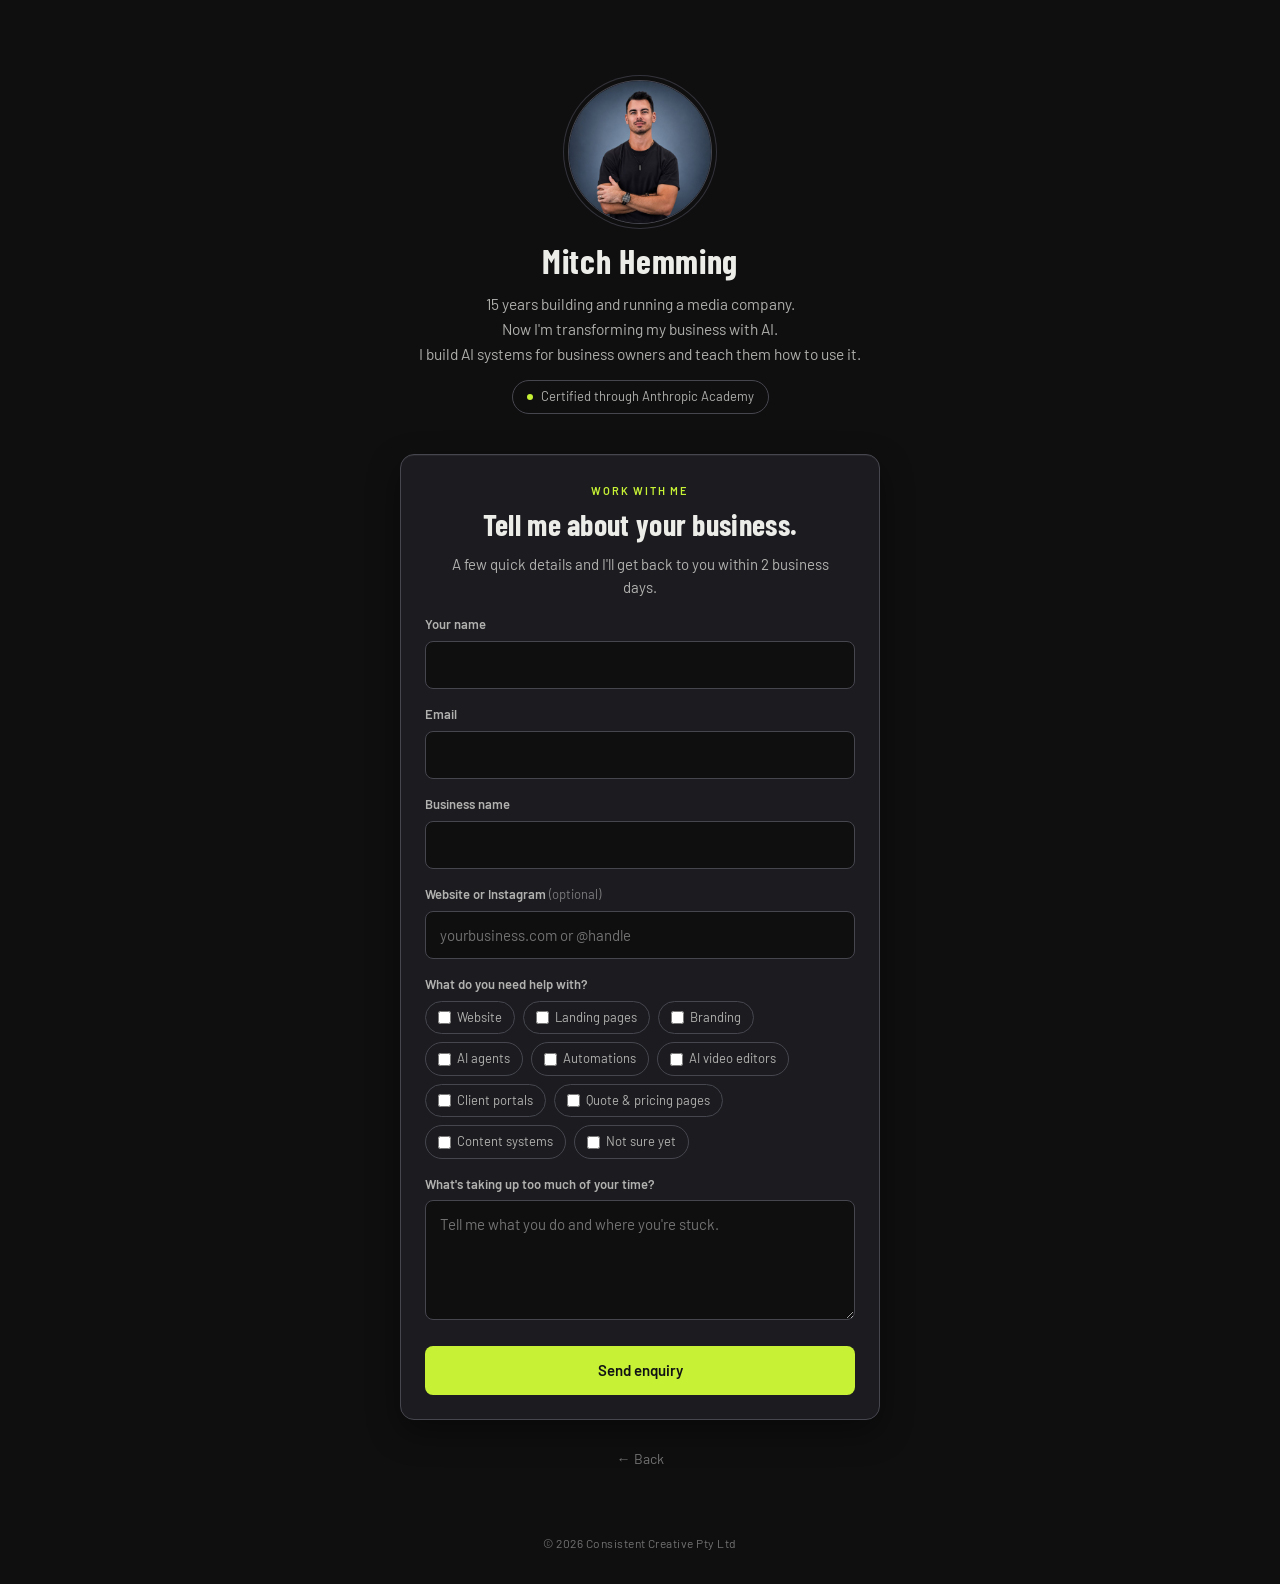
<file: work.html>
<!DOCTYPE html>
<html lang="en">
<head>
<meta charset="UTF-8">
<meta name="viewport" content="width=device-width, initial-scale=1">
<title>Work with me | Mitch Hemming</title>
<meta name="description" content="Hire Mitch Hemming to build branding, marketing and AI systems into your business.">
<meta name="theme-color" content="#0f0f10">
<meta property="og:title" content="Work with me | Mitch Hemming">
<meta property="og:description" content="Branding, marketing and AI systems built into your business.">
<meta property="og:image" content="https://mitchhemming.com/mitch-hemming-v5.jpg">
<link rel="canonical" href="https://mitchhemming.com/work">
<link rel="icon" type="image/png" href="/favicon-v5.png">
<link rel="apple-touch-icon" href="/apple-touch-icon-v5.png">
<link rel="preconnect" href="https://fonts.googleapis.com">
<link rel="preconnect" href="https://fonts.gstatic.com" crossorigin>
<link href="https://fonts.googleapis.com/css2?family=Barlow+Condensed:wght@600;700&family=Barlow:wght@400;500;600&display=swap" rel="stylesheet">
<link rel="stylesheet" href="/site.css">
</head>
<body>
<main>
  <section class="profile">
    <div class="avatar"><img src="mitch-hemming-v5.jpg" alt="Mitch Hemming" width="800" height="800"></div>
    <h1 class="name">Mitch Hemming</h1>
    <p class="bio"><span>15 years building and running a media company.</span><span>Now I'm transforming my business with AI.</span><span>I build AI systems for business owners and teach them how to use it.</span></p>
    <p class="cred"><span class="cred-dot" aria-hidden="true"></span>Certified through Anthropic Academy</p>
  </section>

  <section class="feature">
    <div id="enq-wrap">
      <div class="feature-tag">Work with me</div>
      <h2>Tell me about your business.</h2>
      <p>A few quick details and I'll get back to you within 2 business days.</p>

      <form class="enq" id="enq" novalidate>
        <div class="field">
          <label for="f-name">Your name</label>
          <input type="text" id="f-name" name="name" autocomplete="name" required>
        </div>
        <div class="field">
          <label for="f-email">Email</label>
          <input type="email" id="f-email" name="email" autocomplete="email" required>
        </div>
        <div class="field">
          <label for="f-biz">Business name</label>
          <input type="text" id="f-biz" name="business" autocomplete="organization" required>
        </div>
        <div class="field">
          <label for="f-site">Website or Instagram <span class="opt">(optional)</span></label>
          <input type="text" id="f-site" name="link" placeholder="yourbusiness.com or @handle">
        </div>
        <fieldset class="field">
          <legend>What do you need help with?</legend>
          <div class="checks">
            <label><input type="checkbox" name="services" value="Website">Website</label>
            <label><input type="checkbox" name="services" value="Landing pages">Landing pages</label>
            <label><input type="checkbox" name="services" value="Branding">Branding</label>
            <label><input type="checkbox" name="services" value="AI agents">AI agents</label>
            <label><input type="checkbox" name="services" value="Automations">Automations</label>
            <label><input type="checkbox" name="services" value="AI video editors">AI video editors</label>
            <label><input type="checkbox" name="services" value="Client portals">Client portals</label>
            <label><input type="checkbox" name="services" value="Quote & pricing pages">Quote &amp; pricing pages</label>
            <label><input type="checkbox" name="services" value="Content systems">Content systems</label>
            <label><input type="checkbox" name="services" value="Not sure yet">Not sure yet</label>
          </div>
        </fieldset>
        <div class="field">
          <label for="f-msg">What's taking up too much of your time?</label>
          <textarea id="f-msg" name="message" placeholder="Tell me what you do and where you're stuck." required></textarea>
        </div>
        <input class="hp" type="text" name="company_site" tabindex="-1" autocomplete="off" aria-hidden="true">
        <button type="submit" class="btn">Send enquiry</button>
        <div class="msg" id="enq-msg" aria-live="polite"></div>
      </form>
    </div>

    <div class="enq-done" id="enq-done" hidden>
      <div class="feature-tag">Sent</div>
      <h2>Thanks, I've got it.</h2>
      <p>I'll read through it and get back to you within 2 business days.</p>
    </div>
  </section>

  <div style="text-align:center"><a class="back" href="/">← Back</a></div>
</main>
<footer>© 2026 Consistent Creative Pty Ltd</footer>
<script>
(function(){
  var f=document.getElementById('enq'),m=document.getElementById('enq-msg');
  f.addEventListener('submit',function(e){
    e.preventDefault();
    var d={
      name:f.name.value.trim(),email:f.email.value.trim(),business:f.business.value.trim(),
      link:f.link.value.trim(),message:f.message.value.trim(),company_site:f.company_site.value,
      services:[].map.call(f.querySelectorAll('input[name=services]:checked'),function(i){return i.value;})
    };
    if(!d.name||!d.business||!d.message){m.className='msg';m.textContent='Please fill in your name, business and what you need.';return;}
    if(!/^[^@\s]+@[^@\s]+\.[^@\s]+$/.test(d.email)){m.className='msg';m.textContent='Enter a valid email.';return;}
    var btn=f.querySelector('button[type=submit]');btn.disabled=true;m.className='msg';m.textContent='Sending…';
    // Sends straight to Mitch's inbox via FormSubmit. Uses the FormSubmit alias so the inbox address stays private.
    fetch('https://formsubmit.co/ajax/072ec12d5cb5b89841ad46ea09253674',{method:'POST',headers:{'Content-Type':'application/json','Accept':'application/json'},body:JSON.stringify({
      _subject:'Work with me enquiry: '+d.business+' ('+d.name+')',_replyto:d.email,_template:'table',_captcha:'false',_honey:d.company_site,
      'Name':d.name,'Email':d.email,'Business':d.business,'Website / IG':d.link||'-','Needs help with':d.services.join(', ')||'-',"What's taking up too much time":d.message
    })})
    .then(function(r){return r.json();})
    .then(function(j){
      if(String(j.success)==='true'){document.getElementById('enq-wrap').hidden=true;document.getElementById('enq-done').hidden=false;window.scrollTo({top:0,behavior:'smooth'});}
      else{throw 0;}
    }).catch(function(){m.className='msg';m.textContent='Something went wrong. Try again, or DM me on Instagram.';btn.disabled=false;});
  });
})();
</script>
</body>
</html>
</file>
<file: site.css>
:root {
  --bg:    #0f0f10;
  --s1:    #1b1b20;
  --s2:    #22222a;
  --line:  #33333b;
  --line2: #46464f;
  --w:     #ECECE8;
  --w70:   rgba(236,236,232,.72);
  --w45:   rgba(236,236,232,.45);
  --lime:  #C6F135;
  --fh:    'Barlow Condensed', sans-serif;
  --fb:    'Barlow', sans-serif;
}
*,*::before,*::after { box-sizing: border-box; margin: 0; padding: 0; }
html { -webkit-text-size-adjust: 100%; }
body { background: var(--bg); color: var(--w); font-family: var(--fb); line-height: 1.5; -webkit-font-smoothing: antialiased; min-height: 100svh; display: flex; flex-direction: column; }
a { color: inherit; text-decoration: none; }
img { display: block; max-width: 100%; }
[hidden] { display: none !important; }

main { width: 100%; max-width: 520px; margin: 0 auto; padding: 56px 20px 40px; flex: 1; }
@media (min-width: 600px) { main { padding-top: 80px; } }

/* profile */
.profile { text-align: center; }
.avatar { width: 128px; height: 128px; border-radius: 50%; overflow: hidden; margin: 0 auto 20px; border: 1px solid var(--line2); box-shadow: 0 0 0 4px var(--bg), 0 0 0 5px var(--line); }
.avatar img { width: 100%; height: 100%; object-fit: cover; object-position: 50% 28%; }
@media (min-width: 600px) { .avatar { width: 144px; height: 144px; } }
.name { font-family: var(--fh); font-weight: 700; font-size: 34px; letter-spacing: .02em; line-height: 1; }
.bio { margin: 14px auto 0; max-width: 480px; color: var(--w70); font-size: 15.5px; line-height: 1.6; }

.bio span { display: block; text-wrap: balance; }

.cred { margin: 14px auto 0; display: inline-flex; align-items: center; gap: 8px; border: 1px solid var(--line2); border-radius: 999px; padding: 6px 14px; font-size: 13px; color: var(--w70); }
.cred-dot { width: 6px; height: 6px; border-radius: 50%; background: var(--lime); }

/* cards */
.feature { display: block; margin-top: 16px; background: var(--s1); border: 1px solid var(--line2); border-radius: 14px; padding: 28px 24px 24px; text-align: center; box-shadow: 0 1px 0 rgba(255,255,255,.05) inset, 0 12px 32px rgba(0,0,0,.4); }
.profile + .feature { margin-top: 40px; }
.feature-tag { font-size: 11px; letter-spacing: .16em; text-transform: uppercase; color: var(--lime); font-weight: 600; }
.feature h2 { margin-top: 10px; font-family: var(--fh); font-weight: 700; font-size: 30px; line-height: 1.05; letter-spacing: .01em; }
.feature p { margin: 12px auto 0; max-width: 380px; color: var(--w70); font-size: 15px; line-height: 1.55; }
.btn { display: inline-block; margin-top: 20px; background: var(--lime); color: #111214; border: 0; border-radius: 8px; padding: 13px 22px; font: inherit; font-weight: 600; font-size: 15px; cursor: pointer; transition: transform .15s, opacity .2s; }
.btn:hover { transform: translateY(-1px); }
.btn:disabled { opacity: .6; cursor: default; transform: none; }
.h-split { white-space: nowrap; }
@media (max-width: 380px) { .h-split { font-size: 26px !important; } }
.ul { position: relative; display: inline-block; white-space: nowrap; z-index: 0; }
.ul-svg { position: absolute; left: -3%; bottom: -.1em; width: 106%; height: .24em; color: var(--lime); pointer-events: none; z-index: -1; }

/* inline waitlist form */
.wl-form { margin: 20px auto 0; max-width: 380px; display: flex; gap: 8px; }
.wl-form input { flex: 1; min-width: 0; background: var(--bg); border: 1px solid var(--line2); border-radius: 8px; padding: 12px 14px; color: var(--w); font: inherit; font-size: 15px; }
.wl-form input::placeholder { color: var(--w45); }
.wl-form input:focus { outline: none; border-color: var(--w45); }
.wl-form .btn { margin-top: 0; white-space: nowrap; }
@media (max-width: 400px) { .wl-form { flex-direction: column; } }
.msg { font-size: 14px; color: var(--w45); }
.msg:not(:empty) { margin-top: 12px; }
.msg.ok { color: var(--w); }

/* service chips */
.chips { list-style: none; margin: 18px auto 0; max-width: 420px; display: flex; flex-wrap: wrap; justify-content: center; gap: 8px; }
.chips li { border: 1px solid var(--line2); border-radius: 999px; padding: 6px 12px; font-size: 13px; color: var(--w70); }

/* toolkit */
.toolkit { margin: 16px auto 0; padding: 16px 18px; border: 1px solid var(--line); border-radius: 12px; text-align: center; }
.toolkit-label { font-size: 11px; letter-spacing: .16em; text-transform: uppercase; color: var(--w45); font-weight: 600; }
.toolkit ul { list-style: none; margin-top: 12px; display: flex; flex-wrap: wrap; justify-content: center; gap: 6px; }
.toolkit li { border: 1px solid var(--line); border-radius: 999px; padding: 4px 10px; font-size: 12.5px; color: var(--w70); }

/* socials */
.socials { margin-top: 32px; display: flex; justify-content: center; gap: 12px; }
.socials a { width: 48px; height: 48px; border-radius: 50%; border: 1px solid var(--line); display: flex; align-items: center; justify-content: center; transition: border-color .2s, background .2s; }
.socials a:hover { border-color: var(--line2); background: var(--s1); }
.socials img { width: 18px; height: 18px; opacity: .85; filter: invert(1) brightness(.92); }

/* enquiry form page */
.back { display: inline-block; margin-top: 28px; font-size: 14px; color: var(--w45); }
.back:hover { color: var(--w); }
.enq { text-align: left; }
.enq .field { margin-top: 16px; }
.enq label, .enq legend { display: block; font-size: 13px; font-weight: 600; color: var(--w70); margin-bottom: 6px; }
.enq .opt { font-weight: 400; color: var(--w45); }
.enq input[type=text], .enq input[type=email], .enq input[type=url], .enq textarea, .enq select { width: 100%; background: var(--bg); border: 1px solid var(--line2); border-radius: 8px; padding: 12px 14px; color: var(--w); font: inherit; font-size: 15px; }
.enq textarea { min-height: 120px; resize: vertical; }
.enq input:focus, .enq textarea:focus, .enq select:focus { outline: none; border-color: var(--w45); }
.enq ::placeholder { color: var(--w45); }
.enq fieldset { border: 0; }
.enq .checks { display: flex; flex-wrap: wrap; gap: 8px; }
.enq .checks label { margin: 0; display: inline-flex; align-items: center; gap: 6px; border: 1px solid var(--line2); border-radius: 999px; padding: 6px 12px; font-weight: 400; font-size: 13px; color: var(--w70); cursor: pointer; }
.enq .checks input { accent-color: var(--lime); }
.enq .checks label:has(input:checked) { border-color: var(--lime); color: var(--w); }
.enq .hp { position: absolute; left: -9999px; }
.enq .btn { width: 100%; }
.enq-done h2 { margin-top: 0; }

footer { text-align: center; padding: 24px 20px 32px; font-size: 12px; color: var(--w45); letter-spacing: .04em; }
</file>
